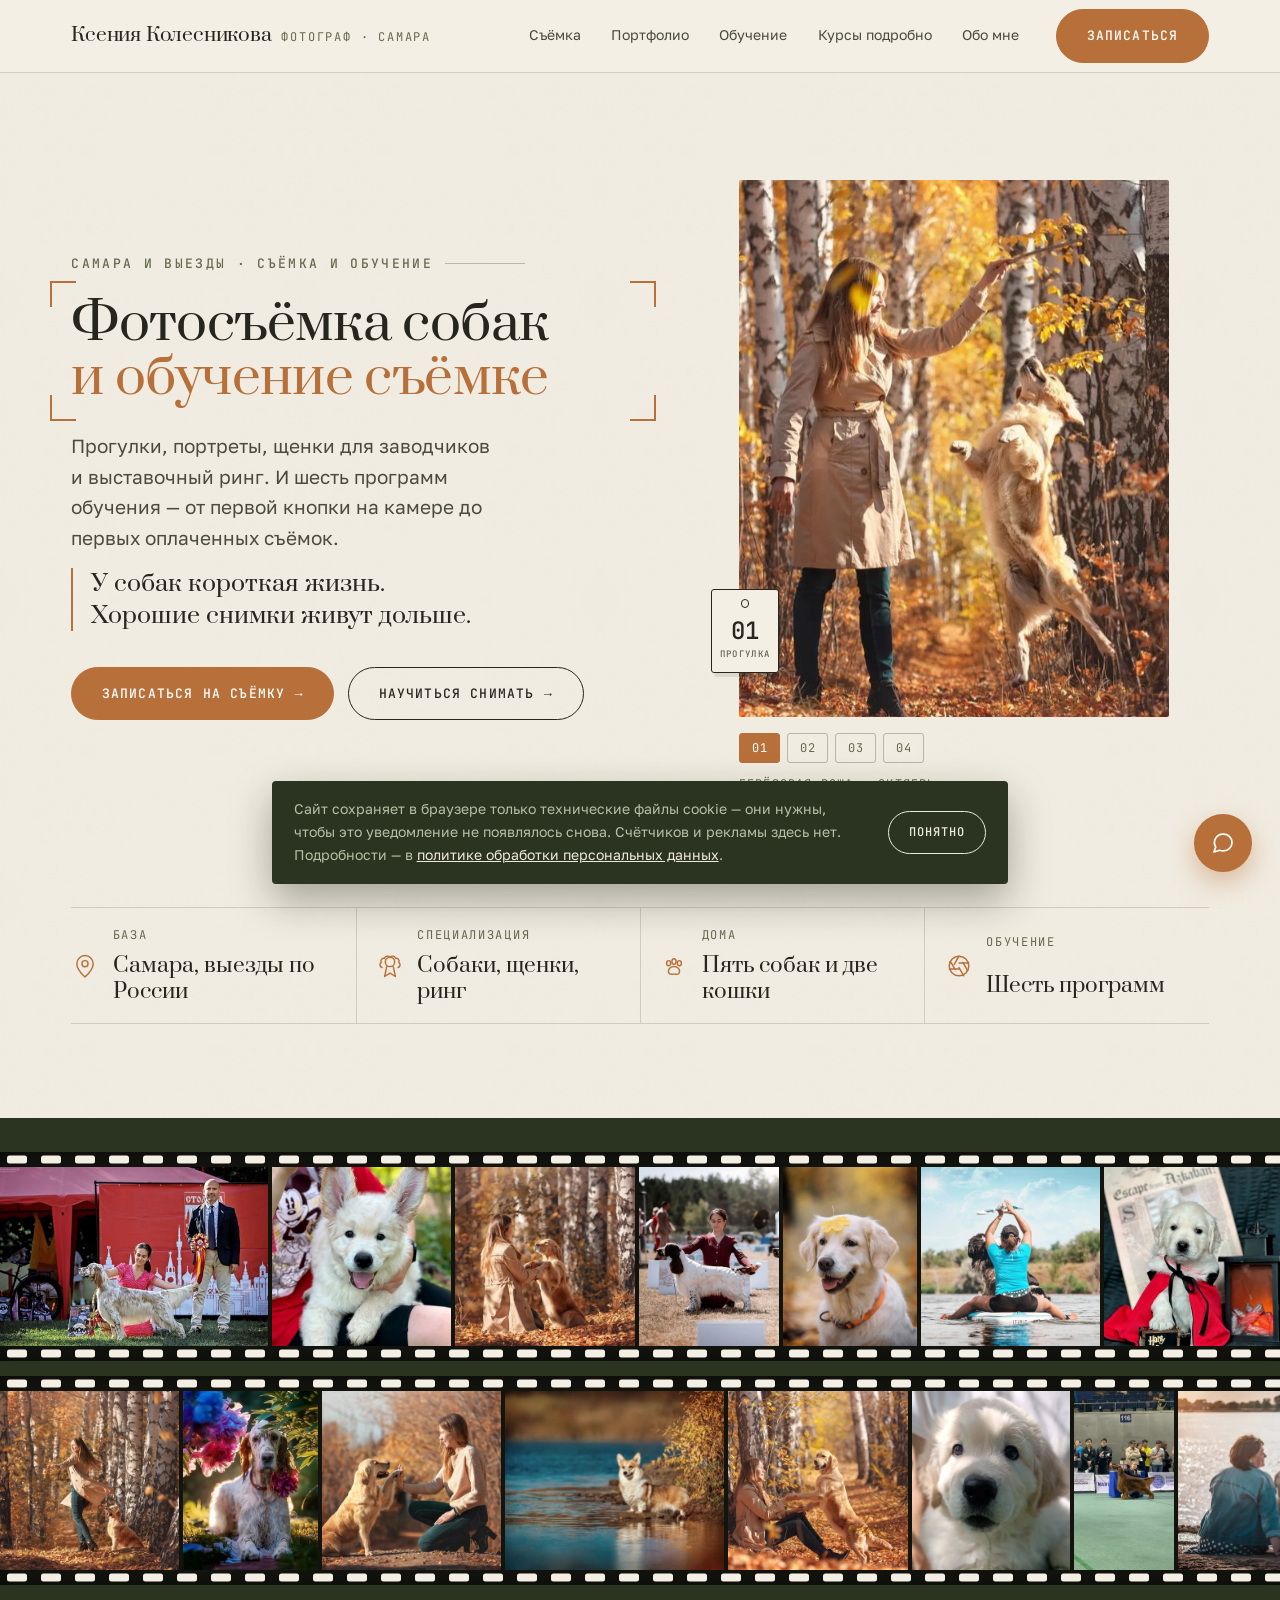
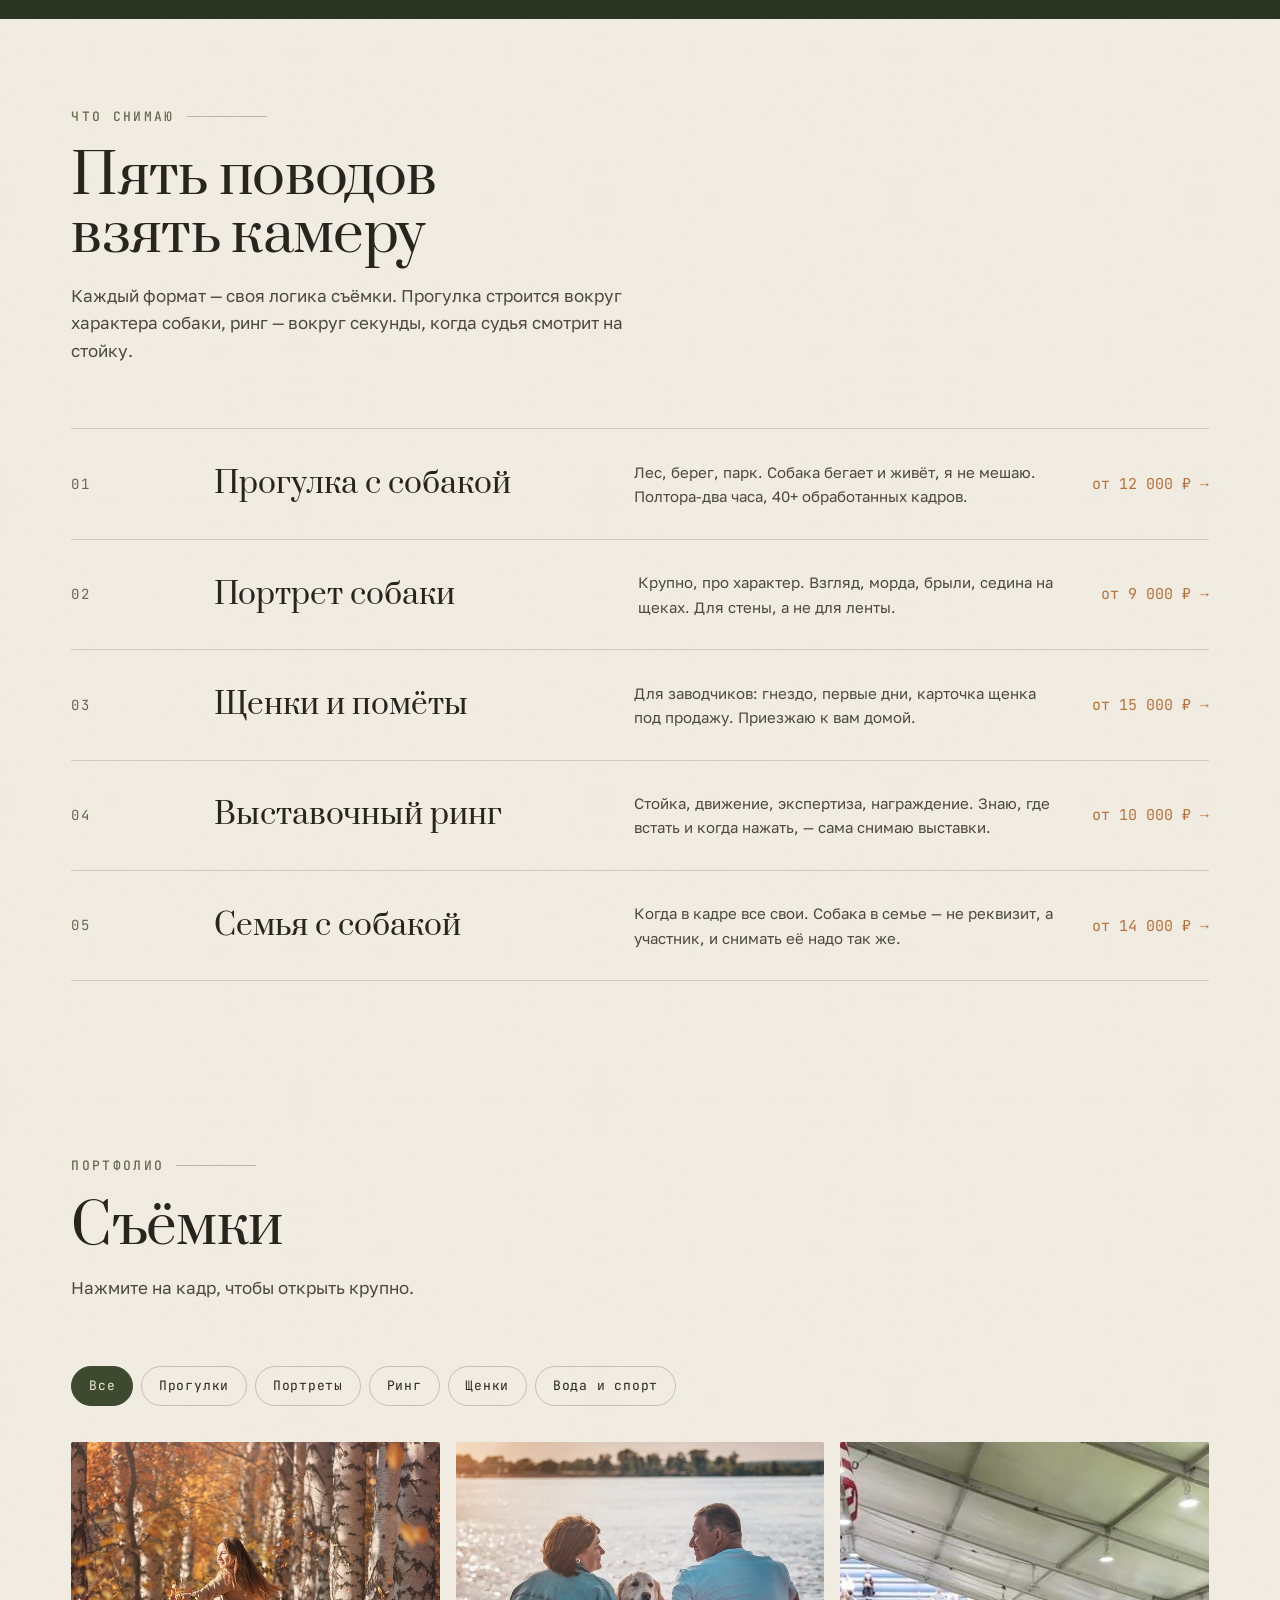
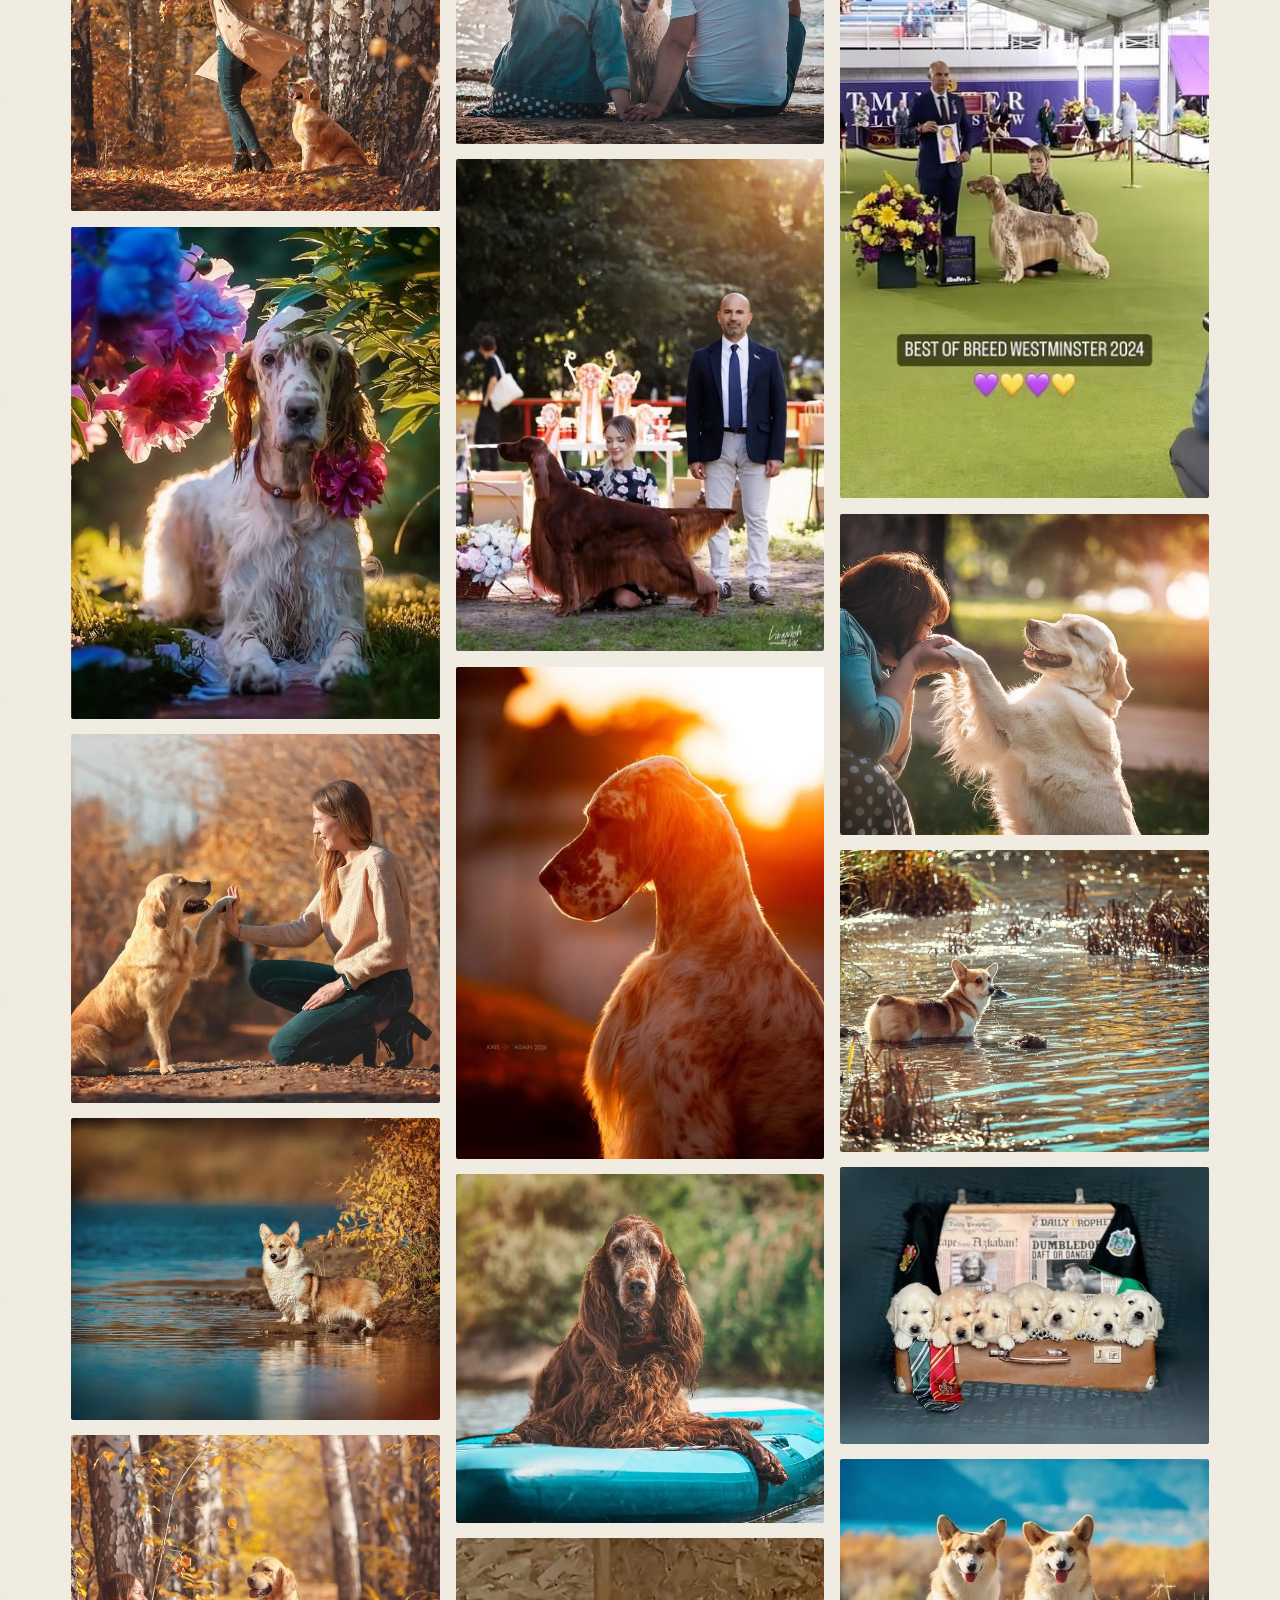
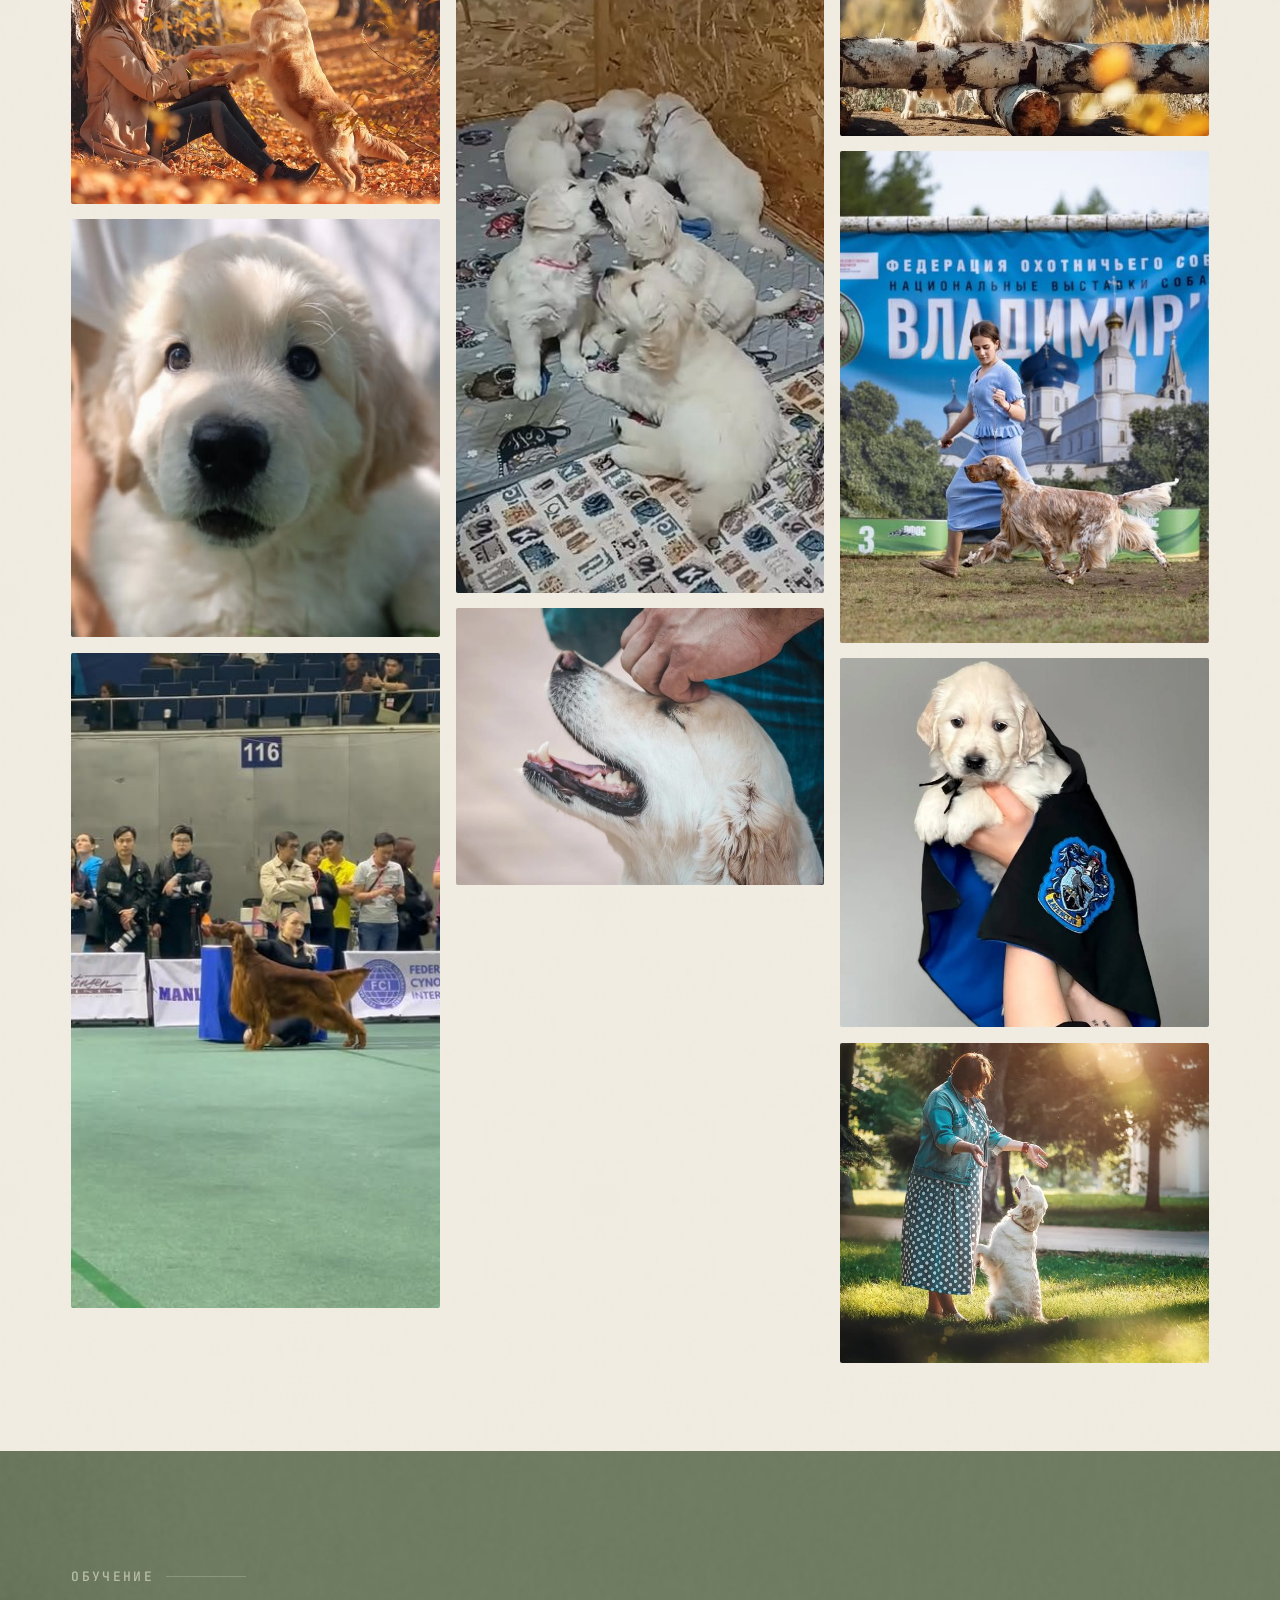
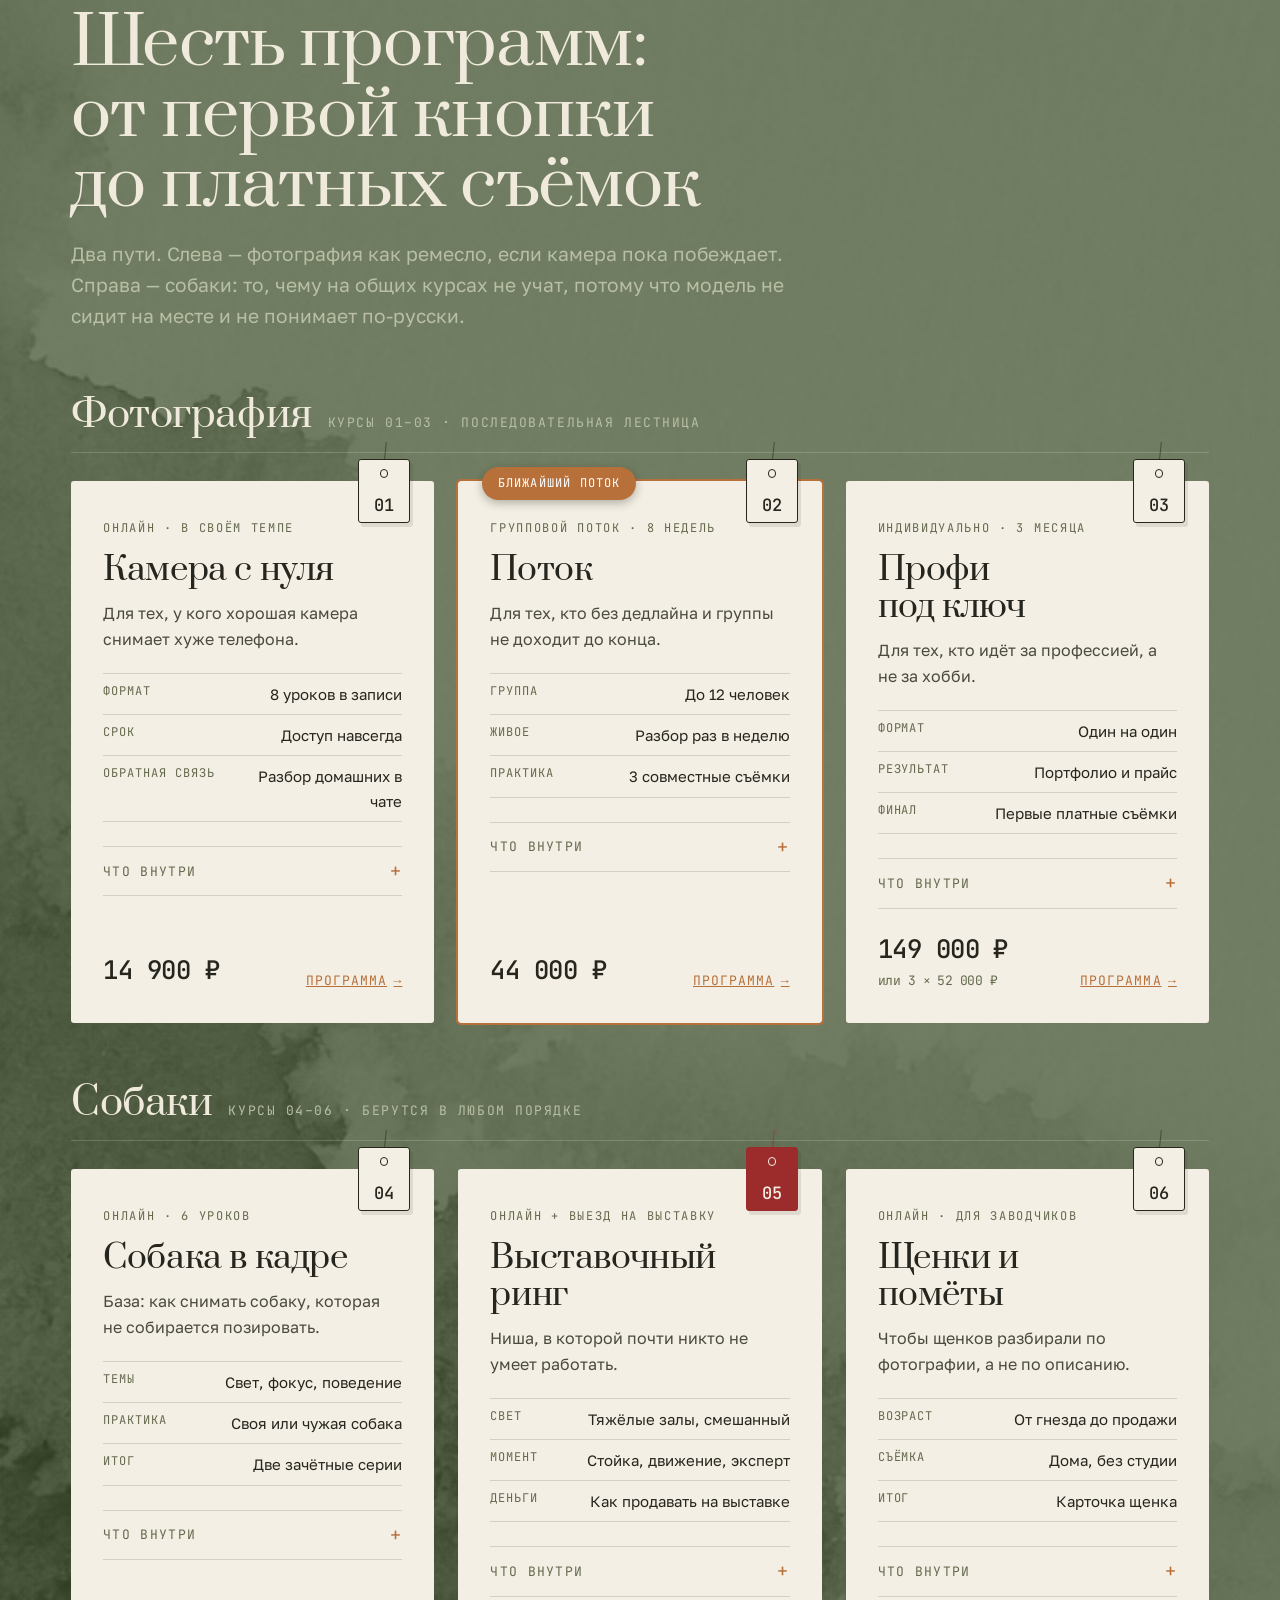
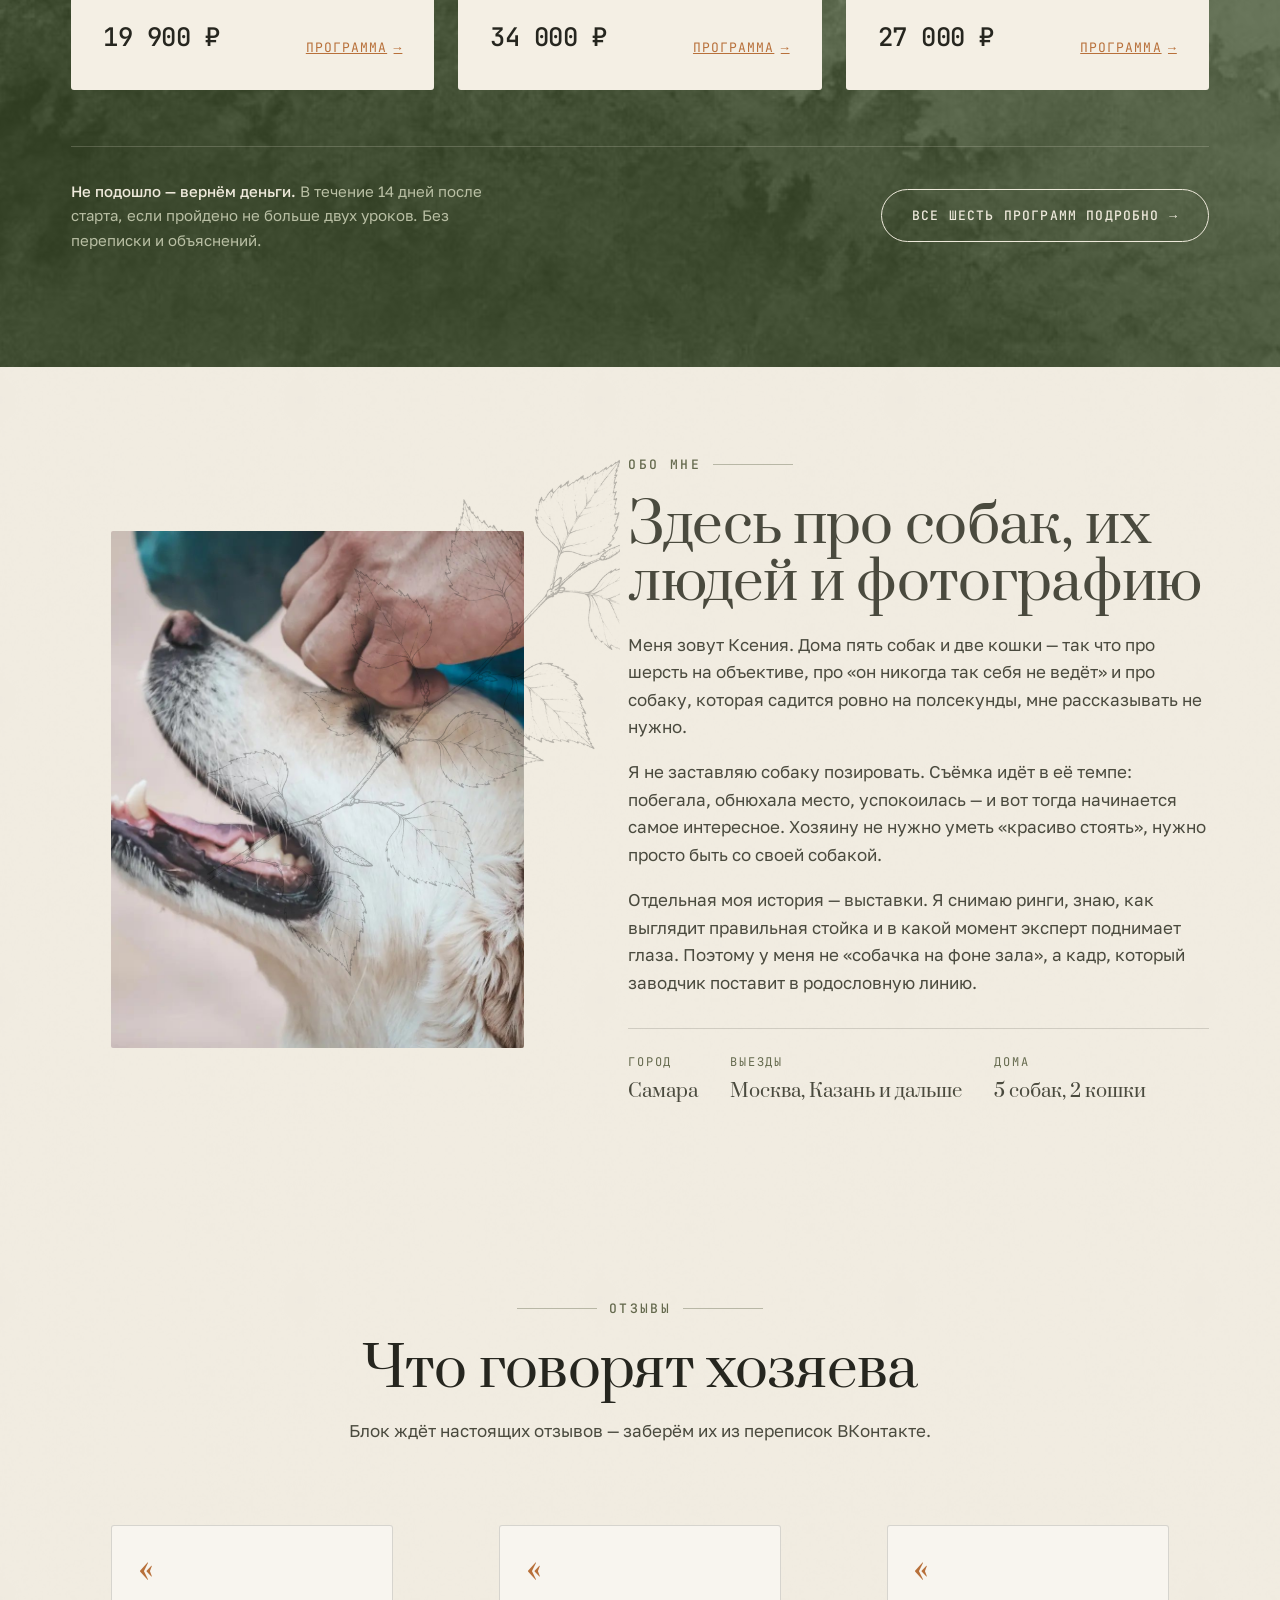
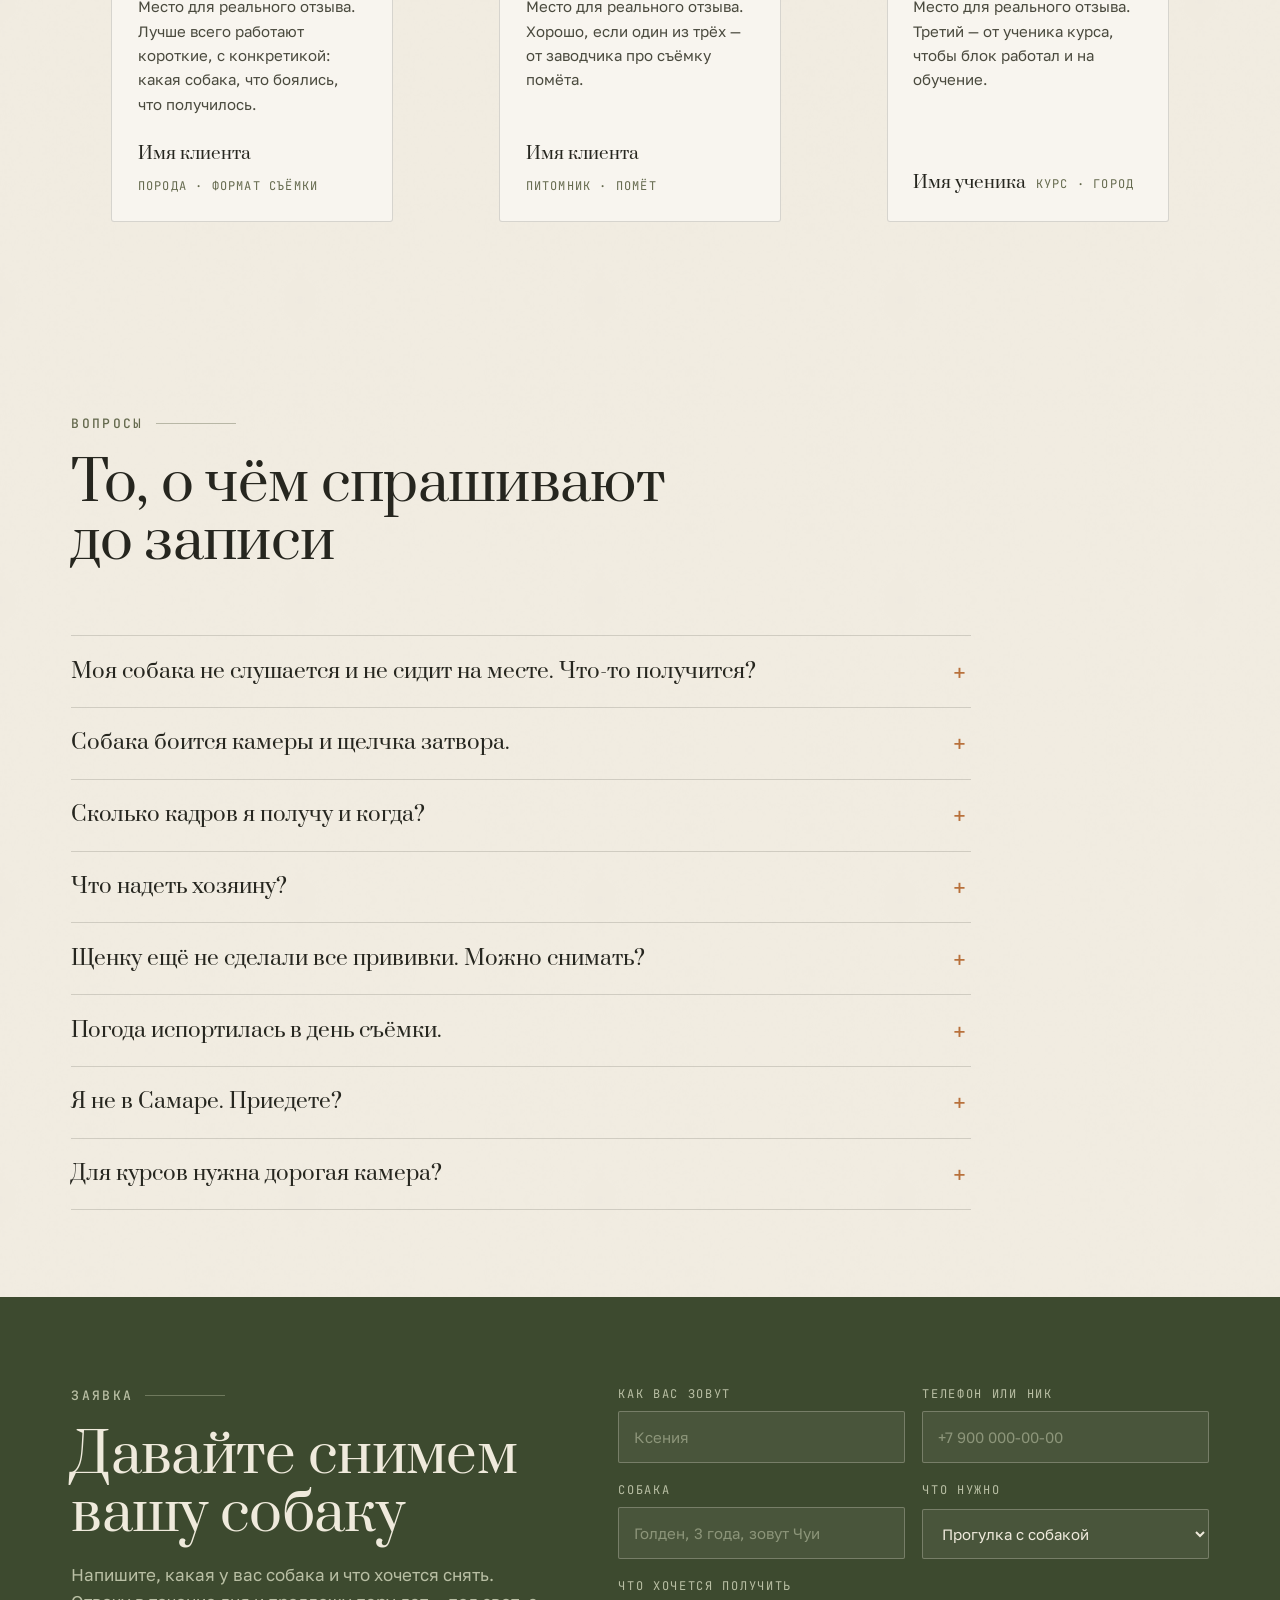
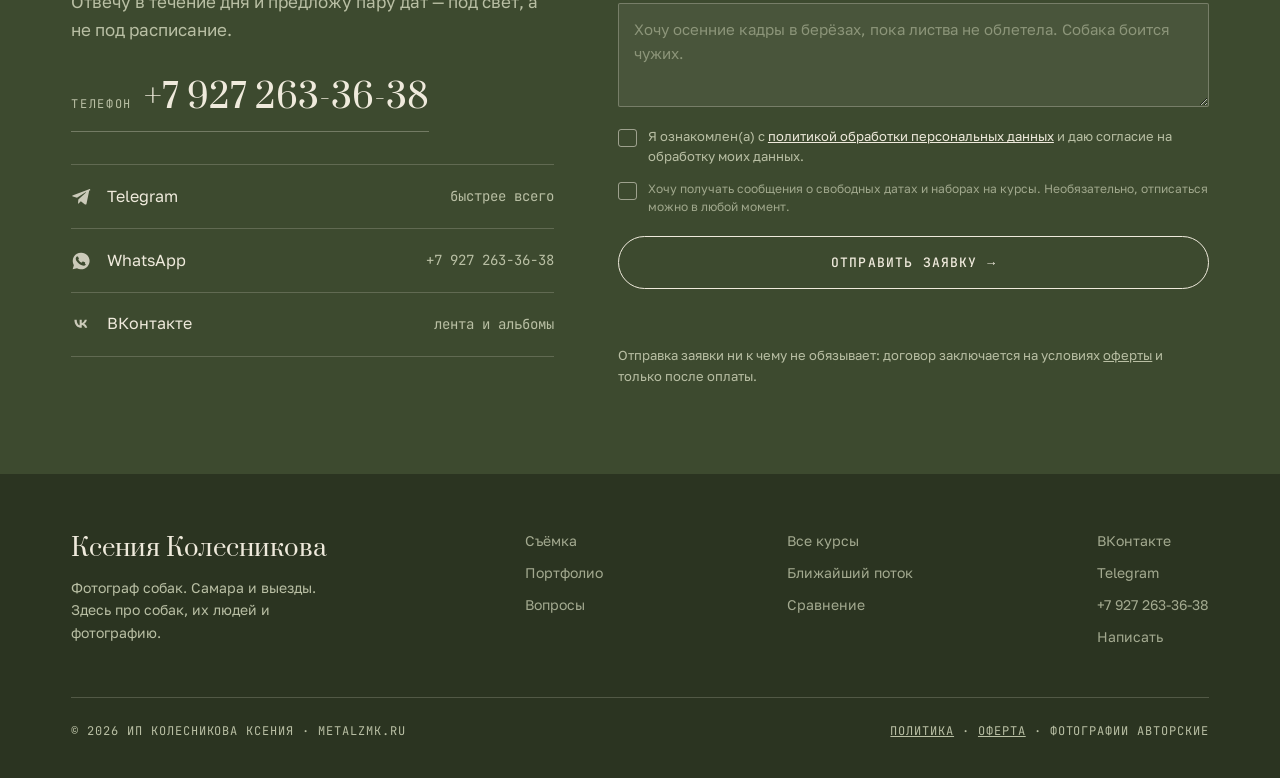
<file: site/index.html>
<!DOCTYPE html>
<html lang="ru">
<head>
<meta charset="utf-8">
<meta name="viewport" content="width=device-width, initial-scale=1">
<title>Ксения Колесникова — фотограф собак в Самаре. Съёмка и обучение</title>
<meta name="description" content="Фотограф собак в Самаре и с выездом: прогулки, портреты, щенки для заводчиков, выставочный ринг. И шесть курсов — от первой кнопки до платных съёмок.">
<link rel="canonical" href="https://metalzmk.ru/">

<meta property="og:type" content="website">
<meta property="og:locale" content="ru_RU">
<meta property="og:site_name" content="Ксения Колесникова">
<meta property="og:title" content="Ксения Колесникова — фотограф собак в Самаре">
<meta property="og:description" content="Собаки, щенки и выставочный ринг глазами фотографа из Самары. И шесть программ обучения — от первой кнопки на камере до первых оплаченных съёмок.">
<meta property="og:url" content="https://metalzmk.ru/">
<meta property="og:image" content="https://metalzmk.ru/assets/og.jpg">
<meta property="og:image:width" content="1200">
<meta property="og:image:height" content="630">
<meta name="twitter:card" content="summary_large_image">
<meta name="theme-color" content="#F4EFE4">

<link rel="icon" href="assets/favicon.svg" type="image/svg+xml">
<link rel="apple-touch-icon" href="assets/favicon.svg">

<link rel="preload" as="font" type="font/woff2" crossorigin href="assets/fonts/golos-text-400-cyrillic.woff2">
<link rel="preload" as="font" type="font/woff2" crossorigin href="assets/fonts/prata-400-cyrillic.woff2">
<link rel="stylesheet" href="assets/css/fonts.css">
<script>document.documentElement.classList.add('js')</script>
<link rel="stylesheet" href="assets/css/styles.css?v=53e9b82d">
<link rel="preload" as="image" href="assets/photos/hero-birch-jump@720.jpg" fetchpriority="high">

<script type="application/ld+json">
{
  "@context": "https://schema.org",
  "@graph": [
    {
      "@type": ["LocalBusiness", "ProfessionalService"],
      "@id": "https://metalzmk.ru/#business",
      "name": "Ксения Колесникова — фотограф собак",
      "legalName": "ИП Колесникова Ксения",
      "description": "Фотосъёмка собак в Самаре: прогулки, портреты, щенки и помёты для заводчиков, выставочный ринг. Обучение фотографии и съёмке собак.",
      "url": "https://metalzmk.ru/",
      "image": "https://metalzmk.ru/assets/og.jpg",
      "priceRange": "₽₽",
      "telephone": "+79272633638",
      "areaServed": [
        { "@type": "City", "name": "Самара" },
        { "@type": "City", "name": "Тольятти" },
        { "@type": "City", "name": "Москва" }
      ],
      "address": { "@type": "PostalAddress", "addressLocality": "Самара", "addressCountry": "RU" },
      "sameAs": ["https://vk.com/kolesnikovakseniafoto", "https://t.me/KolesnikovaKseniia"],
      "founder": { "@id": "https://metalzmk.ru/#person" }
    },
    {
      "@type": "Person",
      "@id": "https://metalzmk.ru/#person",
      "name": "Ксения Колесникова",
      "jobTitle": "Фотограф-анималист",
      "knowsAbout": ["съёмка собак", "выставочная фотография", "съёмка щенков", "анималистическая фотография"],
      "url": "https://metalzmk.ru/",
      "sameAs": ["https://vk.com/kolesnikovakseniafoto"]
    }
  ]
}
</script>
<script type="application/ld+json">
{
 "@context": "https://schema.org",
 "@type": "FAQPage",
 "mainEntity": [
  {
   "@type": "Question",
   "name": "Моя собака не слушается и не сидит на месте. Что-то получится?",
   "acceptedAnswer": {
    "@type": "Answer",
    "text": "Получится. Съёмка и не рассчитана на то, что собака будет сидеть. Половина хороших кадров — в движении: бег, прыжок, поворот головы на имя. От вас нужны только любимые лакомства и игрушка со звуком."
   }
  },
  {
   "@type": "Question",
   "name": "Собака боится камеры и щелчка затвора.",
   "acceptedAnswer": {
    "@type": "Answer",
    "text": "Первые двадцать минут я не снимаю вообще — мы просто гуляем и знакомимся. Дальше начинаю с расстояния, длинным объективом, и подхожу ближе только когда собака перестаёт обращать на меня внимание. С пугливыми это нормальный рабочий сценарий, а не проблема."
   }
  },
  {
   "@type": "Question",
   "name": "Сколько кадров я получу и когда?",
   "acceptedAnswer": {
    "@type": "Answer",
    "text": "С прогулки — от 40 обработанных кадров, весь удачный отснятый материал без цветокоррекции отдаю сразу. Готовая обработка — в течение 10 рабочих дней. Срочная — за доплату, обсуждаем на съёмке."
   }
  },
  {
   "@type": "Question",
   "name": "Что надеть хозяину?",
   "acceptedAnswer": {
    "@type": "Answer",
    "text": "Однотонное, спокойных природных цветов — беж, охра, олива, тёплый серый. Избегайте крупных логотипов, ярких принтов и одежды в цвет собаки: белый ретривер на фоне белой куртки сливается. Обувь — в которой не жалко зайти в листву и в воду."
   }
  },
  {
   "@type": "Question",
   "name": "Щенку ещё не сделали все прививки. Можно снимать?",
   "acceptedAnswer": {
    "@type": "Answer",
    "text": "Да, но дома. Для непривитых щенков и для помётов я приезжаю к вам — уличную прогулку до окончания карантина не предлагаю. Свет ставлю из того, что есть в квартире, студия не нужна."
   }
  },
  {
   "@type": "Question",
   "name": "Погода испортилась в день съёмки.",
   "acceptedAnswer": {
    "@type": "Answer",
    "text": "Переносим без потерь и без доплаты — решение принимаем накануне вечером. Пасмурное небо, кстати, лучше жёсткого полудня: мягкий свет ровно ложится на морду. Отменяем только из-за ливня, грозы и сильного мороза."
   }
  },
  {
   "@type": "Question",
   "name": "Я не в Самаре. Приедете?",
   "acceptedAnswer": {
    "@type": "Answer",
    "text": "Приеду. Регулярно бываю в Москве и Казани, выезжаю и в другие города — особенно если под съёмку собирается несколько собак или это выставка. Напишите, куда и когда, посчитаю дорогу."
   }
  },
  {
   "@type": "Question",
   "name": "Для курсов нужна дорогая камера?",
   "acceptedAnswer": {
    "@type": "Answer",
    "text": "Нет. Нужна любая зеркальная или беззеркальная камера со сменным объективом и ручными режимами — подойдёт и та, что лежит с 2015 года. На курсе «Камера с нуля» первый урок как раз о том, чтобы перестать бояться колёсиков. Телефон для курсов не подойдёт."
   }
  }
 ]
}
</script>
</head>
<body>
<a class="skip" href="#main">К основному содержанию</a>

<header class="site-head">
  <div class="wrap site-head__in">
    <a class="brand" href="/">
      <span class="brand__name">Ксения Колесникова</span>
      <span class="brand__role">фотограф · Самара</span>
    </a>

    <nav class="nav" id="nav" aria-label="Основная навигация">
      <a class="nav__link" href="#services">Съёмка</a>
      <a class="nav__link" href="#folio">Портфолио</a>
      <a class="nav__link" href="#edu">Обучение</a>
      <a class="nav__link" href="obuchenie.html">Курсы подробно</a>
      <a class="nav__link" href="#about">Обо мне</a>
      <a class="btn btn--solid nav__cta" href="#contact">Записаться</a>
    </nav>

    <button class="burger" id="burger" aria-label="Меню" aria-expanded="false" aria-controls="nav">
      <span></span><span></span><span></span>
    </button>
  </div>
</header>

<main id="main">

  <!-- ================= HERO ================= -->
  <section class="hero wrap">
    <div class="hero__grid">
      <div class="hero__text rise">
        <p class="eyebrow">Самара и выезды · съёмка и обучение</p>
        <h1 class="hero__title">Фотосъёмка собак <em>и обучение съёмке</em></h1>
        <p class="hero__lead">
          Прогулки, портреты, щенки для заводчиков и выставочный ринг.
          И шесть программ обучения — от первой кнопки на камере
          до первых оплаченных съёмок.
        </p>
        <p class="hero__thesis">У собак короткая жизнь. Хорошие снимки живут дольше.</p>
        <div class="hero__actions">
          <a class="btn btn--solid" href="#contact">Записаться на съёмку <span class="btn__arr">→</span></a>
          <a class="btn" href="#edu">Научиться снимать <span class="btn__arr">→</span></a>
        </div>
      </div>

      <figure class="hero__figure rise">
        <div class="hero__stage">
          <div class="hero__frame">
          <div class="shots" id="hero-shots">
            <img class="hero__img shot" data-on="true" src="assets/photos/hero-birch-jump@720.jpg" width="720" height="720" alt="Девушка в берёзовой роще, золотистый ретривер в прыжке навстречу, осенняя листва в контровом свете">
            <img class="hero__img shot" loading="lazy" src="assets/photos/show-setter-stack@720.jpg" width="480" height="640" alt="Ирландский сеттер в выставочной стойке, хэндлер и эксперт в ринге">
            <img class="hero__img shot" loading="lazy" src="assets/photos/portrait-setter-peonies@720.jpg" width="540" height="720" alt="Английский сеттер в венке из пионов — кадр, который разбираем на курсе">
            <img class="hero__img shot" loading="lazy" src="assets/photos/puppy-face@720.jpg" width="565" height="640" alt="Крупный портрет белого щенка золотистого ретривера">
          </div>
          </div>

        <span class="ring-tag hero__tag" aria-hidden="true">
          <span class="ring-tag__num" id="hero-num">01</span>
          <span class="ring-tag__cap" id="hero-cap">прогулка</span>
        </span>
        </div>

        <div class="hero__bar">
          <div class="hero__dots" role="tablist" aria-label="Направления съёмки">
            <button class="hero__dot" role="tab" aria-selected="true" data-caption="Берёзовая роща · октябрь" data-tag="прогулка" aria-label="Прогулка"><span>01</span></button>
            <button class="hero__dot" role="tab" aria-selected="false" data-caption="Выставочный ринг · стойка" data-tag="ринг" aria-label="Ринг"><span>02</span></button>
            <button class="hero__dot" role="tab" aria-selected="false" data-caption="Кадр из разбора на курсе" data-tag="обучение" aria-label="Обучение"><span>03</span></button>
            <button class="hero__dot" role="tab" aria-selected="false" data-caption="Щенки · для заводчиков" data-tag="щенки" aria-label="Щенки"><span>04</span></button>
          </div>
          <figcaption class="hero__caption" id="hero-note">Берёзовая роща · октябрь</figcaption>
        </div>
      </figure>
    </div>

    <dl class="hero__strip rise">
      <div class="hero__stat"><span class="hero__ico" aria-hidden="true"><svg viewBox="0 0 24 24" fill="none" stroke="currentColor" stroke-width="1.25" stroke-linecap="round" stroke-linejoin="round"><path d="M12 21.5s7-6.6 7-11.5a7 7 0 1 0-14 0c0 4.9 7 11.5 7 11.5z"/><circle cx="12" cy="10" r="2.6"/></svg></span><dt>База</dt><dd>Самара, выезды по России</dd></div>
      <div class="hero__stat"><span class="hero__ico" aria-hidden="true"><svg viewBox="0 0 24 24" fill="none" stroke="currentColor" stroke-width="1.25" stroke-linecap="round" stroke-linejoin="round"><circle cx="12" cy="8.5" r="4"/><path d="M12 4.5c1.6-1.6 4.2-1.1 4.9 1 1.9-.5 3.6 1.6 2.6 3.4 1.7 1.1 1.4 3.8-.6 4.4M12 4.5c-1.6-1.6-4.2-1.1-4.9 1-1.9-.5-3.6 1.6-2.6 3.4-1.7 1.1-1.4 3.8.6 4.4"/><path d="M9.2 12.6 7.4 21l4.6-2.8L16.6 21l-1.8-8.4"/></svg></span><dt>Специализация</dt><dd>Собаки, щенки, ринг</dd></div>
      <div class="hero__stat"><span class="hero__ico" aria-hidden="true"><svg viewBox="0 0 24 24" fill="none" stroke="currentColor" stroke-width="1.25" stroke-linecap="round" stroke-linejoin="round"><ellipse cx="7.4" cy="9.6" rx="1.7" ry="2.2"/><ellipse cx="12" cy="8.2" rx="1.8" ry="2.4"/><ellipse cx="16.6" cy="9.6" rx="1.7" ry="2.2"/><path d="M12 12.4c2.7 0 4.8 2 4.8 4.2 0 1.7-1.4 2.8-3 2.5-1.2-.2-2.4-.2-3.6 0-1.6.3-3-.8-3-2.5 0-2.2 2.1-4.2 4.8-4.2z"/></svg></span><dt>Дома</dt><dd>Пять собак и две кошки</dd></div>
      <div class="hero__stat"><span class="hero__ico" aria-hidden="true"><svg viewBox="0 0 24 24" fill="none" stroke="currentColor" stroke-width="1.25" stroke-linecap="round" stroke-linejoin="round"><circle cx="12" cy="12" r="8.4"/><path d="M12 3.6 7.9 10.7M20.3 9.4h-8.2M16.1 20.4 12 13.3M3.7 14.6h8.2M4.6 8.1l4.1 7.1M19.4 15.9l-4.1-7.1"/></svg></span><dt>Обучение</dt><dd>Шесть программ</dd></div>
    </dl>
  </section>


  <!-- ================= ПЛЁНКА ================= -->
  <section class="reels rise" aria-label="Плёнка со съёмок">
    <div class="reel">
      <div class="reel__track">
        <span class="reel__perf reel__perf--top" aria-hidden="true"></span>
        <span class="reel__perf reel__perf--bot" aria-hidden="true"></span>
        <figure class="reel__cell"><img loading="lazy" src="assets/photos/show-podium@440.jpg" width="440" height="294" alt="Ринг · награждение — кадр Ксении Колесниковой"><figcaption>Ринг · награждение</figcaption></figure>
        <figure class="reel__cell"><img loading="lazy" src="assets/photos/puppy-santa@440.jpg" width="440" height="440" alt="Щенки · сюжет — кадр Ксении Колесниковой"><figcaption>Щенки · сюжет</figcaption></figure>
        <figure class="reel__cell"><img loading="lazy" src="assets/photos/walk-puppy-autumn@440.jpg" width="440" height="440" alt="Прогулка · щенок — кадр Ксении Колесниковой"><figcaption>Прогулка · щенок</figcaption></figure>
        <figure class="reel__cell"><img loading="lazy" src="assets/photos/show-springer@440.jpg" width="344" height="440" alt="Ринг · хэндлинг — кадр Ксении Колесниковой"><figcaption>Ринг · хэндлинг</figcaption></figure>
        <figure class="reel__cell"><img loading="lazy" src="assets/photos/portrait-golden-leaf@440.jpg" width="330" height="440" alt="Портрет · лист — кадр Ксении Колесниковой"><figcaption>Портрет · лист</figcaption></figure>
        <figure class="reel__cell"><img loading="lazy" src="assets/photos/active-sup-yoga@440.jpg" width="440" height="440" alt="Спорт · сап — кадр Ксении Колесниковой"><figcaption>Спорт · сап</figcaption></figure>
        <figure class="reel__cell"><img loading="lazy" src="assets/photos/puppy-newspaper@440.jpg" width="440" height="440" alt="Щенки · карточка — кадр Ксении Колесниковой"><figcaption>Щенки · карточка</figcaption></figure>
        <figure class="reel__cell"><img loading="lazy" src="assets/photos/show-girl-setter@440.jpg" width="440" height="294" alt="Выставка · за рингом — кадр Ксении Колесниковой"><figcaption>Выставка · за рингом</figcaption></figure>
        <figure class="reel__cell"><img loading="lazy" src="assets/photos/puppy-white@440.jpg" width="247" height="440" alt="Щенки · портрет — кадр Ксении Колесниковой"><figcaption>Щенки · портрет</figcaption></figure>
        <figure class="reel__cell"><img loading="lazy" src="assets/photos/show-cocker-award@440.jpg" width="247" height="440" alt="Ринг · розетка — кадр Ксении Колесниковой"><figcaption>Ринг · розетка</figcaption></figure>
        <figure class="reel__cell"><img loading="lazy" src="assets/photos/puppy-blanket@440.jpg" width="248" height="440" alt="Щенки · дома — кадр Ксении Колесниковой"><figcaption>Щенки · дома</figcaption></figure>
        <figure class="reel__cell"><img loading="lazy" src="assets/photos/hero-birch-jump@440.jpg" width="440" height="440" alt="Прогулка · берёзы — кадр Ксении Колесниковой"><figcaption>Прогулка · берёзы</figcaption></figure>
      </div>
    </div>
    <div class="reel reel--rev">
      <div class="reel__track">
        <span class="reel__perf reel__perf--top" aria-hidden="true"></span>
        <span class="reel__perf reel__perf--bot" aria-hidden="true"></span>
        <figure class="reel__cell"><img loading="lazy" src="assets/photos/walk-birch-leaves@440.jpg" width="440" height="440" alt="Прогулка · листья — кадр Ксении Колесниковой"><figcaption>Прогулка · листья</figcaption></figure>
        <figure class="reel__cell"><img loading="lazy" src="assets/photos/portrait-setter-peonies@440.jpg" width="330" height="440" alt="Портрет · сеттер — кадр Ксении Колесниковой"><figcaption>Портрет · сеттер</figcaption></figure>
        <figure class="reel__cell"><img loading="lazy" src="assets/photos/walk-autumn-paw@440.jpg" width="440" height="440" alt="Прогулка · лапа — кадр Ксении Колесниковой"><figcaption>Прогулка · лапа</figcaption></figure>
        <figure class="reel__cell"><img loading="lazy" src="assets/photos/active-corgi-shore@440.jpg" width="440" height="359" alt="Вода · корги — кадр Ксении Колесниковой"><figcaption>Вода · корги</figcaption></figure>
        <figure class="reel__cell"><img loading="lazy" src="assets/photos/walk-sit-autumn@440.jpg" width="440" height="440" alt="Прогулка · осень — кадр Ксении Колесниковой"><figcaption>Прогулка · осень</figcaption></figure>
        <figure class="reel__cell"><img loading="lazy" src="assets/photos/puppy-face@440.jpg" width="388" height="440" alt="Щенки · портрет — кадр Ксении Колесниковой"><figcaption>Щенки · портрет</figcaption></figure>
        <figure class="reel__cell"><img loading="lazy" src="assets/photos/show-ring-number@440.jpg" width="247" height="440" alt="Ринг · экспертиза — кадр Ксении Колесниковой"><figcaption>Ринг · экспертиза</figcaption></figure>
        <figure class="reel__cell"><img loading="lazy" src="assets/photos/family-water-sunset@440.jpg" width="440" height="360" alt="Семья · берег — кадр Ксении Колесниковой"><figcaption>Семья · берег</figcaption></figure>
        <figure class="reel__cell"><img loading="lazy" src="assets/photos/show-setter-stack@440.jpg" width="330" height="440" alt="Ринг · стойка — кадр Ксении Колесниковой"><figcaption>Ринг · стойка</figcaption></figure>
        <figure class="reel__cell"><img loading="lazy" src="assets/photos/portrait-setter-sunset@440.jpg" width="330" height="440" alt="Портрет · контровой — кадр Ксении Колесниковой"><figcaption>Портрет · контровой</figcaption></figure>
        <figure class="reel__cell"><img loading="lazy" src="assets/photos/active-sup-setter@440.jpg" width="440" height="416" alt="Спорт · сап — кадр Ксении Колесниковой"><figcaption>Спорт · сап</figcaption></figure>
        <figure class="reel__cell"><img loading="lazy" src="assets/photos/puppies-litter@440.jpg" width="248" height="440" alt="Щенки · гнездо — кадр Ксении Колесниковой"><figcaption>Щенки · гнездо</figcaption></figure>
      </div>
    </div>
  </section>

  <!-- ================= УСЛУГИ ================= -->
  <section class="band wrap" id="services">
    <div class="sec-head rise">
      <p class="eyebrow">Что снимаю</p>
      <h2 class="sec-head__title">Пять поводов взять камеру</h2>
      <p class="sec-head__sub">
        Каждый формат — своя логика съёмки. Прогулка строится вокруг характера собаки,
        ринг — вокруг секунды, когда судья смотрит на стойку.
      </p>
    </div>

    <div class="svc-list rise">
      <a class="svc" href="#contact">
        <span class="svc__idx">01</span>
        <span class="svc__name">Прогулка с собакой</span>
        <span class="svc__desc">Лес, берег, парк. Собака бегает и живёт, я не мешаю. Полтора-два часа, 40+ обработанных кадров.</span>
        <span class="svc__meta">от 12 000 ₽ <span class="svc__arr">→</span></span>
      </a>
      <a class="svc" href="#contact">
        <span class="svc__idx">02</span>
        <span class="svc__name">Портрет собаки</span>
        <span class="svc__desc">Крупно, про характер. Взгляд, морда, брыли, седина на щеках. Для стены, а не для ленты.</span>
        <span class="svc__meta">от 9 000 ₽ <span class="svc__arr">→</span></span>
      </a>
      <a class="svc" href="#contact">
        <span class="svc__idx">03</span>
        <span class="svc__name">Щенки и помёты</span>
        <span class="svc__desc">Для заводчиков: гнездо, первые дни, карточка щенка под продажу. Приезжаю к вам домой.</span>
        <span class="svc__meta">от 15 000 ₽ <span class="svc__arr">→</span></span>
      </a>
      <a class="svc" href="#contact">
        <span class="svc__idx">04</span>
        <span class="svc__name">Выставочный ринг</span>
        <span class="svc__desc">Стойка, движение, экспертиза, награждение. Знаю, где встать и когда нажать, — сама снимаю выставки.</span>
        <span class="svc__meta">от 10 000 ₽ <span class="svc__arr">→</span></span>
      </a>
      <a class="svc" href="#contact">
        <span class="svc__idx">05</span>
        <span class="svc__name">Семья с собакой</span>
        <span class="svc__desc">Когда в кадре все свои. Собака в семье — не реквизит, а участник, и снимать её надо так же.</span>
        <span class="svc__meta">от 14 000 ₽ <span class="svc__arr">→</span></span>
      </a>
    </div>
  </section>

  <!-- ================= ПОРТФОЛИО ================= -->
  <section class="band wrap" id="folio">
    <div class="sec-head rise">
      <p class="eyebrow">Портфолио</p>
      <h2 class="sec-head__title">Съёмки</h2>
      <p class="sec-head__sub">Нажмите на кадр, чтобы открыть крупно.</p>
    </div>

    <div class="folio-filter rise" role="group" aria-label="Фильтр портфолио">
      <button class="folio-filter__btn" data-filter="all" aria-pressed="true">Все</button>
      <button class="folio-filter__btn" data-filter="walk" aria-pressed="false">Прогулки</button>
      <button class="folio-filter__btn" data-filter="portrait" aria-pressed="false">Портреты</button>
      <button class="folio-filter__btn" data-filter="show" aria-pressed="false">Ринг</button>
      <button class="folio-filter__btn" data-filter="puppy" aria-pressed="false">Щенки</button>
      <button class="folio-filter__btn" data-filter="active" aria-pressed="false">Вода и спорт</button>
    </div>

    <div class="folio rise" id="folio-grid">
      <figure class="folio__item folio__item--six" data-cat="walk">
        <img class="dev" loading="lazy" src="assets/photos/walk-birch-leaves@720.jpg" data-full="assets/photos/walk-birch-leaves.jpg" width="1440" height="1440" alt="Девушка бросает жёлтые листья, ретривер сидит рядом в берёзовой роще">
        <figcaption>Прогулка · берёзы</figcaption>
      </figure>
      <figure class="folio__item folio__item--tall" data-cat="portrait">
        <img class="dev" loading="lazy" src="assets/photos/portrait-setter-peonies@720.jpg" data-full="assets/photos/portrait-setter-peonies.jpg" width="800" height="1066" alt="Английский сеттер в венке из пионов среди цветов">
        <figcaption>Портрет · сеттер</figcaption>
      </figure>
      <figure class="folio__item folio__item--sq" data-cat="walk">
        <img class="dev" loading="lazy" src="assets/photos/walk-autumn-paw@720.jpg" data-full="assets/photos/walk-autumn-paw.jpg" width="1440" height="1440" alt="Девушка на коленях в осенней листве, золотистый ретривер даёт лапу">
        <figcaption>Прогулка · лапа</figcaption>
      </figure>

      <figure class="folio__item folio__item--six" data-cat="active">
        <img class="dev" loading="lazy" src="assets/photos/active-corgi-shore@720.jpg" data-full="assets/photos/active-corgi-shore.jpg" width="1440" height="1175" alt="Корги стоит в воде у берега на закате">
        <figcaption>Вода · корги</figcaption>
      </figure>
      <figure class="folio__item folio__item--sq" data-cat="walk">
        <img class="dev" loading="lazy" src="assets/photos/walk-sit-autumn@720.jpg" data-full="assets/photos/walk-sit-autumn.jpg" width="1440" height="1440" alt="Девушка сидит на земле, ретривер тянется к ней передними лапами">
        <figcaption>Прогулка · осень</figcaption>
      </figure>
      <figure class="folio__item folio__item--sq" data-cat="puppy">
        <img class="dev" loading="lazy" src="assets/photos/puppy-face@720.jpg" data-full="assets/photos/puppy-face.jpg" width="565" height="640" alt="Крупный портрет белого щенка золотистого ретривера">
        <figcaption>Щенки · портрет</figcaption>
      </figure>

      <figure class="folio__item folio__item--sq" data-cat="show">
        <img class="dev" loading="lazy" src="assets/photos/show-ring-number@720.jpg" data-full="assets/photos/show-ring-number.jpg" width="360" height="640" alt="Ринг на выставке собак, номер участника на ограждении">
        <figcaption>Ринг · экспертиза</figcaption>
      </figure>
      <figure class="folio__item folio__item--six" data-cat="walk">
        <img class="dev" loading="lazy" src="assets/photos/family-water-sunset@720.jpg" data-full="assets/photos/family-water-sunset.jpg" width="1440" height="1177" alt="Пара сидит спиной к камере на берегу, между ними золотистый ретривер, закат на воде">
        <figcaption>Семья · берег</figcaption>
      </figure>
      <figure class="folio__item folio__item--sq" data-cat="show">
        <img class="dev" loading="lazy" src="assets/photos/show-setter-stack@720.jpg" data-full="assets/photos/show-setter-stack.jpg" width="480" height="640" alt="Ирландский сеттер в выставочной стойке, хэндлер и эксперт рядом">
        <figcaption>Ринг · стойка</figcaption>
      </figure>

      <figure class="folio__item folio__item--tall" data-cat="portrait">
        <img class="dev" loading="lazy" src="assets/photos/portrait-setter-sunset@720.jpg" data-full="assets/photos/portrait-setter-sunset.jpg" width="480" height="640" alt="Силуэт сеттера в контровом свете заходящего солнца">
        <figcaption>Портрет · контровой свет</figcaption>
      </figure>
      <figure class="folio__item folio__item--six" data-cat="active">
        <img class="dev" loading="lazy" src="assets/photos/active-sup-setter@720.jpg" data-full="assets/photos/active-sup-setter.jpg" width="1440" height="1362" alt="Ирландский сеттер лежит на сапборде посреди воды">
        <figcaption>Спорт · сап</figcaption>
      </figure>
      <figure class="folio__item folio__item--sq" data-cat="puppy">
        <img class="dev" loading="lazy" src="assets/photos/puppies-litter@720.jpg" data-full="assets/photos/puppies-litter.jpg" width="361" height="640" alt="Помёт светлых щенков ретривера спит вповалку">
        <figcaption>Щенки · гнездо</figcaption>
      </figure>

      <figure class="folio__item folio__item--sq" data-cat="portrait">
        <img class="dev" loading="lazy" src="assets/photos/portrait-golden-muzzle@720.jpg" data-full="assets/photos/portrait-golden-muzzle.jpg" width="1440" height="1080" alt="Рука хозяина на морде золотистого ретривера крупным планом">
        <figcaption>Портрет · доверие</figcaption>
      </figure>
      <figure class="folio__item folio__item--sq" data-cat="show">
        <img class="dev" loading="lazy" src="assets/photos/show-westminster@720.jpg" data-full="assets/photos/show-westminster.jpg" width="360" height="640" alt="Собака в ринге, табличка Best of Breed на выставке">
        <figcaption>Ринг · награждение</figcaption>
      </figure>
      <figure class="folio__item folio__item--sq" data-cat="walk">
        <img class="dev" loading="lazy" src="assets/photos/family-paw-golden@720.jpg" data-full="assets/photos/family-paw-golden.jpg" width="1440" height="1253" alt="Женщина держит лапы золотистого ретривера, оба на солнце">
        <figcaption>Семья · лапы</figcaption>
      </figure>

      <figure class="folio__item folio__item--six" data-cat="active">
        <img class="dev" loading="lazy" src="assets/photos/active-corgi-swim@720.jpg" data-full="assets/photos/active-corgi-swim.jpg" width="1440" height="1175" alt="Корги плывёт в бирюзовой воде">
        <figcaption>Вода · заплыв</figcaption>
      </figure>
      <figure class="folio__item folio__item--sq" data-cat="puppy">
        <img class="dev" loading="lazy" src="assets/photos/puppies-suitcase@720.jpg" data-full="assets/photos/puppies-suitcase.jpg" width="640" height="480" alt="Восемь щенков ретривера в старом чемодане, тематическая съёмка">
        <figcaption>Щенки · сюжет</figcaption>
      </figure>
      <figure class="folio__item folio__item--sq" data-cat="portrait">
        <img class="dev" loading="lazy" src="assets/photos/corgi-duo-log@720.jpg" data-full="assets/photos/corgi-duo-log.jpg" width="640" height="480" alt="Два корги сидят на поваленной берёзе на фоне гор">
        <figcaption>Портрет · пара</figcaption>
      </figure>

      <figure class="folio__item folio__item--sq" data-cat="show">
        <img class="dev" loading="lazy" src="assets/photos/show-vladimir@720.jpg" data-full="assets/photos/show-vladimir.jpg" width="480" height="640" alt="Хэндлер в движении с собакой на выставке во Владимире">
        <figcaption>Ринг · движение</figcaption>
      </figure>
      <figure class="folio__item folio__item--sq" data-cat="puppy">
        <img class="dev" loading="lazy" src="assets/photos/puppy-cloak@720.jpg" data-full="assets/photos/puppy-cloak.jpg" width="640" height="640" alt="Щенок ретривера в костюме, тематическая съёмка помёта">
        <figcaption>Щенки · карточка</figcaption>
      </figure>
      <figure class="folio__item folio__item--sq" data-cat="walk">
        <img class="dev" loading="lazy" src="assets/photos/family-lawn-white@720.jpg" data-full="assets/photos/family-lawn-white.jpg" width="1440" height="1252" alt="Пожилая женщина занимается с белой собакой на зелёной лужайке">
        <figcaption>Семья · во дворе</figcaption>
      </figure>
    </div>
  </section>

  <!-- ================= ОБУЧЕНИЕ ================= -->
  <section class="band edu" id="edu">
    <span class="edu__wash" aria-hidden="true"></span>
    <div class="wrap">
      <div class="sec-head rise">
        <p class="eyebrow">Обучение</p>
        <h2 class="sec-head__title">Шесть программ: от первой кнопки до платных съёмок</h2>
        <p class="sec-head__sub">
          Два пути. Слева — фотография как ремесло, если камера пока побеждает.
          Справа — собаки: то, чему на общих курсах не учат, потому что модель не сидит на месте
          и не понимает по-русски.
        </p>
      </div>

      <!-- Трек A -->
      <div class="track rise">
        <div class="track__head">
          <h3 class="track__name">Фотография</h3>
          <span class="track__note">Курсы 01–03 · последовательная лестница</span>
        </div>

        <div class="courses">
          <article class="course">
            <span class="ring-tag ring-tag--sm course__tag" aria-hidden="true"><span class="ring-tag__num">01</span></span>
            <span class="course__kind">Онлайн · в своём темпе</span>
            <h4 class="course__name">Камера с нуля</h4>
            <p class="course__for">Для тех, у кого хорошая камера снимает хуже телефона.</p>
            <div class="spec">
              <div class="spec__row"><span class="spec__k">Формат</span><span class="spec__v">8 уроков в записи</span></div>
              <div class="spec__row"><span class="spec__k">Срок</span><span class="spec__v">Доступ навсегда</span></div>
              <div class="spec__row"><span class="spec__k">Обратная связь</span><span class="spec__v">Разбор домашних в чате</span></div>
            </div>
            <button class="course__more" aria-expanded="false" aria-controls="panel-01">Что внутри <span>+</span></button>
            <div class="course__panel" id="panel-01"><div><ul class="ticks">
              <li>Три колёсика — выдержка, диафрагма, ISO — без формул</li>
              <li>Фокус по глазу, а не по кончику носа</li>
              <li>Свет: где встать относительно солнца</li>
              <li>Своя обработка в Lightroom за один вечер</li>
            </ul></div></div>
            <div class="course__foot">
              <span class="course__price">14 900 ₽</span>
              <a class="course__go" href="obuchenie.html#kurs-01">Программа <span class="btn__arr">→</span></a>
            </div>
          </article>
          <article class="course course--flag">
            <span class="course__flag">Ближайший поток</span>
            <span class="ring-tag ring-tag--sm course__tag" aria-hidden="true"><span class="ring-tag__num">02</span></span>
            <span class="course__kind">Групповой поток · 8 недель</span>
            <h4 class="course__name">Поток</h4>
            <p class="course__for">Для тех, кто без дедлайна и группы не доходит до конца.</p>
            <div class="spec">
              <div class="spec__row"><span class="spec__k">Группа</span><span class="spec__v">До 12 человек</span></div>
              <div class="spec__row"><span class="spec__k">Живое</span><span class="spec__v">Разбор раз в неделю</span></div>
              <div class="spec__row"><span class="spec__k">Практика</span><span class="spec__v">3 совместные съёмки</span></div>
            </div>
            <button class="course__more" aria-expanded="false" aria-controls="panel-02">Что внутри <span>+</span></button>
            <div class="course__panel" id="panel-02"><div><ul class="ticks">
              <li>Восемь живых занятий с разбором работ группы</li>
              <li>Три совместные съёмки: парк, вода, закат</li>
              <li>Закрытый чат потока и ответы между занятиями</li>
              <li>Финальная серия из десяти кадров с защитой</li>
            </ul></div></div>
            <div class="course__foot">
              <span class="course__price">44 000 ₽</span>
              <a class="course__go" href="obuchenie.html#kurs-02">Программа <span class="btn__arr">→</span></a>
            </div>
          </article>
          <article class="course">
            <span class="ring-tag ring-tag--sm course__tag" aria-hidden="true"><span class="ring-tag__num">03</span></span>
            <span class="course__kind">Индивидуально · 3 месяца</span>
            <h4 class="course__name">Профи под ключ</h4>
            <p class="course__for">Для тех, кто идёт за профессией, а не за хобби.</p>
            <div class="spec">
              <div class="spec__row"><span class="spec__k">Формат</span><span class="spec__v">Один на один</span></div>
              <div class="spec__row"><span class="spec__k">Результат</span><span class="spec__v">Портфолио и прайс</span></div>
              <div class="spec__row"><span class="spec__k">Финал</span><span class="spec__v">Первые платные съёмки</span></div>
            </div>
            <button class="course__more" aria-expanded="false" aria-controls="panel-03">Что внутри <span>+</span></button>
            <div class="course__panel" id="panel-03"><div><ul class="ticks">
              <li>Созвон один на один каждую неделю</li>
              <li>Съёмка раз в неделю с письменным разбором</li>
              <li>Портфолио из трёх законченных серий</li>
              <li>Прайс, тексты и упаковка страницы</li>
              <li>Год в закрытом чате выпускников</li>
            </ul></div></div>
            <div class="course__foot">
              <span class="course__price">149 000 ₽<span class="course__alt">или 3 × 52 000 ₽</span></span>
              <a class="course__go" href="obuchenie.html#kurs-03">Программа <span class="btn__arr">→</span></a>
            </div>
          </article>
        </div>
      </div>

      <!-- Трек B -->
      <div class="track rise">
        <div class="track__head">
          <h3 class="track__name">Собаки</h3>
          <span class="track__note">Курсы 04–06 · берутся в любом порядке</span>
        </div>

        <div class="courses">
          <article class="course">
            <span class="ring-tag ring-tag--sm course__tag" aria-hidden="true"><span class="ring-tag__num">04</span></span>
            <span class="course__kind">Онлайн · 6 уроков</span>
            <h4 class="course__name">Собака в кадре</h4>
            <p class="course__for">База: как снимать собаку, которая не собирается позировать.</p>
            <div class="spec">
              <div class="spec__row"><span class="spec__k">Темы</span><span class="spec__v">Свет, фокус, поведение</span></div>
              <div class="spec__row"><span class="spec__k">Практика</span><span class="spec__v">Своя или чужая собака</span></div>
              <div class="spec__row"><span class="spec__k">Итог</span><span class="spec__v">Две зачётные серии</span></div>
            </div>
            <button class="course__more" aria-expanded="false" aria-controls="panel-04">Что внутри <span>+</span></button>
            <div class="course__panel" id="panel-04"><div><ul class="ticks">
              <li>Почему собака отворачивается от камеры</li>
              <li>Свет под цвет шерсти: чёрная и белая снимаются по-разному</li>
              <li>Фокус на бегущей собаке</li>
              <li>Обработка: шерсть, блики в глазах, поводок</li>
            </ul></div></div>
            <div class="course__foot">
              <span class="course__price">19 900 ₽</span>
              <a class="course__go" href="obuchenie.html#kurs-04">Программа <span class="btn__arr">→</span></a>
            </div>
          </article>
          <article class="course">
            <span class="ring-tag ring-tag--sm ring-tag--rosette course__tag" aria-hidden="true"><span class="ring-tag__num">05</span></span>
            <span class="course__kind">Онлайн + выезд на выставку</span>
            <h4 class="course__name">Выставочный ринг</h4>
            <p class="course__for">Ниша, в которой почти никто не умеет работать.</p>
            <div class="spec">
              <div class="spec__row"><span class="spec__k">Свет</span><span class="spec__v">Тяжёлые залы, смешанный</span></div>
              <div class="spec__row"><span class="spec__k">Момент</span><span class="spec__v">Стойка, движение, эксперт</span></div>
              <div class="spec__row"><span class="spec__k">Деньги</span><span class="spec__v">Как продавать на выставке</span></div>
            </div>
            <button class="course__more" aria-expanded="false" aria-controls="panel-05">Что внутри <span>+</span></button>
            <div class="course__panel" id="panel-05"><div><ul class="ticks">
              <li>Свет в залах: смешанный, мигающий, жёлтый</li>
              <li>Стойка: где встать и на какой высоте</li>
              <li>Движение: как поймать вынос передней лапы</li>
              <li>Эксперт, розетки, эмоции хозяина</li>
              <li>Выезд на реальную выставку вместе со мной</li>
            </ul></div></div>
            <div class="course__foot">
              <span class="course__price">34 000 ₽</span>
              <a class="course__go" href="obuchenie.html#kurs-05">Программа <span class="btn__arr">→</span></a>
            </div>
          </article>
          <article class="course">
            <span class="ring-tag ring-tag--sm course__tag" aria-hidden="true"><span class="ring-tag__num">06</span></span>
            <span class="course__kind">Онлайн · для заводчиков</span>
            <h4 class="course__name">Щенки и помёты</h4>
            <p class="course__for">Чтобы щенков разбирали по фотографии, а не по описанию.</p>
            <div class="spec">
              <div class="spec__row"><span class="spec__k">Возраст</span><span class="spec__v">От гнезда до продажи</span></div>
              <div class="spec__row"><span class="spec__k">Съёмка</span><span class="spec__v">Дома, без студии</span></div>
              <div class="spec__row"><span class="spec__k">Итог</span><span class="spec__v">Карточка щенка</span></div>
            </div>
            <button class="course__more" aria-expanded="false" aria-controls="panel-06">Что внутри <span>+</span></button>
            <div class="course__panel" id="panel-06"><div><ul class="ticks">
              <li>Съёмка гнезда без вреда для новорождённых</li>
              <li>Продающая карточка щенка в 6–8 недель</li>
              <li>Свет дома: одно окно, простыня, лампа</li>
              <li>Групповой кадр помёта: как усадить восьмерых</li>
            </ul></div></div>
            <div class="course__foot">
              <span class="course__price">27 000 ₽</span>
              <a class="course__go" href="obuchenie.html#kurs-06">Программа <span class="btn__arr">→</span></a>
            </div>
          </article>
        </div>
      </div>

      <div class="edu__foot rise">
        <p class="edu__guarantee">
          <strong>Не подошло — вернём деньги.</strong> В течение 14 дней после старта,
          если пройдено не больше двух уроков. Без переписки и объяснений.
        </p>
        <a class="btn btn--onolive" href="obuchenie.html">Все шесть программ подробно <span class="btn__arr">→</span></a>
      </div>
    </div>
  </section>

  <!-- ================= ОБО МНЕ ================= -->
  <section class="band wrap" id="about">
    <div class="about__grid">
      <figure class="about__figure rise">
        <!-- TODO: заменить на портрет Ксении, когда будет исходник -->
        <img class="dev" loading="lazy" src="assets/photos/portrait-golden-muzzle.jpg" width="1440" height="1080"
             alt="Рука на морде золотистого ретривера — кадр из портфолио Ксении Колесниковой">
        <img class="about__branch" src="assets/art/birch-branch.png" alt="" aria-hidden="true" loading="lazy" width="900" height="826">
      </figure>

      <div class="about__body rise">
        <p class="eyebrow">Обо мне</p>
        <h2 class="sec-head__title">Здесь про собак, их людей и фотографию</h2>
        <p>
          Меня зовут Ксения. Дома пять собак и две кошки — так что про шерсть на объективе,
          про «он никогда так себя не ведёт» и про собаку, которая садится ровно на полсекунды,
          мне рассказывать не нужно.
        </p>
        <p>
          Я не заставляю собаку позировать. Съёмка идёт в её темпе: побегала, обнюхала место,
          успокоилась — и вот тогда начинается самое интересное. Хозяину не нужно уметь
          «красиво стоять», нужно просто быть со своей собакой.
        </p>
        <p>
          Отдельная моя история — выставки. Я снимаю ринги, знаю, как выглядит правильная стойка
          и в какой момент эксперт поднимает глаза. Поэтому у меня не «собачка на фоне зала»,
          а кадр, который заводчик поставит в родословную линию.
        </p>
        <dl class="about__sign">
          <div class="about__fact"><dt>Город</dt><dd>Самара</dd></div>
          <div class="about__fact"><dt>Выезды</dt><dd>Москва, Казань и дальше</dd></div>
          <div class="about__fact"><dt>Дома</dt><dd>5 собак, 2 кошки</dd></div>
        </dl>
      </div>
    </div>
  </section>

  <!-- ================= ОТЗЫВЫ ================= -->
  <!-- ВНИМАНИЕ: тексты ниже — рыба. Заменить настоящими отзывами клиентов
       до публикации сайта. Выдуманные отзывы недопустимы. -->
  <section class="band wrap" id="reviews">
    <div class="sec-head sec-head--center rise">
      <p class="eyebrow eyebrow--center">Отзывы</p>
      <h2 class="sec-head__title">Что говорят хозяева</h2>
      <p class="sec-head__sub">Блок ждёт настоящих отзывов — заберём их из переписок ВКонтакте.</p>
    </div>

    <div class="quotes rise">
      <blockquote class="quote" data-placeholder="true">
        <span class="quote__mark">«</span>
        <p class="quote__text">Место для реального отзыва. Лучше всего работают короткие, с конкретикой: какая собака, что боялись, что получилось.</p>
        <footer class="quote__who"><span class="quote__name">Имя клиента</span><span class="quote__meta">порода · формат съёмки</span></footer>
      </blockquote>
      <blockquote class="quote" data-placeholder="true">
        <span class="quote__mark">«</span>
        <p class="quote__text">Место для реального отзыва. Хорошо, если один из трёх — от заводчика про съёмку помёта.</p>
        <footer class="quote__who"><span class="quote__name">Имя клиента</span><span class="quote__meta">питомник · помёт</span></footer>
      </blockquote>
      <blockquote class="quote" data-placeholder="true">
        <span class="quote__mark">«</span>
        <p class="quote__text">Место для реального отзыва. Третий — от ученика курса, чтобы блок работал и на обучение.</p>
        <footer class="quote__who"><span class="quote__name">Имя ученика</span><span class="quote__meta">курс · город</span></footer>
      </blockquote>
    </div>
  </section>

  <!-- ================= FAQ ================= -->
  <section class="band wrap" id="faq">
    <div class="sec-head rise">
      <p class="eyebrow">Вопросы</p>
      <h2 class="sec-head__title">То, о чём спрашивают до записи</h2>
    </div>

    <div class="faq rise" id="faq-list">
      <div class="faq__item">
        <button class="faq__q" aria-expanded="false">Моя собака не слушается и не сидит на месте. Что-то получится?</button>
        <div class="faq__a"><div>Получится. Съёмка и не рассчитана на то, что собака будет сидеть. Половина хороших кадров — в движении: бег, прыжок, поворот головы на имя. От вас нужны только любимые лакомства и игрушка со звуком.</div></div>
      </div>
      <div class="faq__item">
        <button class="faq__q" aria-expanded="false">Собака боится камеры и щелчка затвора.</button>
        <div class="faq__a"><div>Первые двадцать минут я не снимаю вообще — мы просто гуляем и знакомимся. Дальше начинаю с расстояния, длинным объективом, и подхожу ближе только когда собака перестаёт обращать на меня внимание. С пугливыми это нормальный рабочий сценарий, а не проблема.</div></div>
      </div>
      <div class="faq__item">
        <button class="faq__q" aria-expanded="false">Сколько кадров я получу и когда?</button>
        <div class="faq__a"><div>С прогулки — от 40 обработанных кадров, весь удачный отснятый материал без цветокоррекции отдаю сразу. Готовая обработка — в течение 10 рабочих дней. Срочная — за доплату, обсуждаем на съёмке.</div></div>
      </div>
      <div class="faq__item">
        <button class="faq__q" aria-expanded="false">Что надеть хозяину?</button>
        <div class="faq__a"><div>Однотонное, спокойных природных цветов — беж, охра, олива, тёплый серый. Избегайте крупных логотипов, ярких принтов и одежды в цвет собаки: белый ретривер на фоне белой куртки сливается. Обувь — в которой не жалко зайти в листву и в воду.</div></div>
      </div>
      <div class="faq__item">
        <button class="faq__q" aria-expanded="false">Щенку ещё не сделали все прививки. Можно снимать?</button>
        <div class="faq__a"><div>Да, но дома. Для непривитых щенков и для помётов я приезжаю к вам — уличную прогулку до окончания карантина не предлагаю. Свет ставлю из того, что есть в квартире, студия не нужна.</div></div>
      </div>
      <div class="faq__item">
        <button class="faq__q" aria-expanded="false">Погода испортилась в день съёмки.</button>
        <div class="faq__a"><div>Переносим без потерь и без доплаты — решение принимаем накануне вечером. Пасмурное небо, кстати, лучше жёсткого полудня: мягкий свет ровно ложится на морду. Отменяем только из-за ливня, грозы и сильного мороза.</div></div>
      </div>
      <div class="faq__item">
        <button class="faq__q" aria-expanded="false">Я не в Самаре. Приедете?</button>
        <div class="faq__a"><div>Приеду. Регулярно бываю в Москве и Казани, выезжаю и в другие города — особенно если под съёмку собирается несколько собак или это выставка. Напишите, куда и когда, посчитаю дорогу.</div></div>
      </div>
      <div class="faq__item">
        <button class="faq__q" aria-expanded="false">Для курсов нужна дорогая камера?</button>
        <div class="faq__a"><div>Нет. Нужна любая зеркальная или беззеркальная камера со сменным объективом и ручными режимами — подойдёт и та, что лежит с 2015 года. На курсе «Камера с нуля» первый урок как раз о том, чтобы перестать бояться колёсиков. Телефон для курсов не подойдёт.</div></div>
      </div>
    </div>
  </section>

  <!-- ================= КОНТАКТЫ ================= -->
  <section class="band band--olive" id="contact">
    <div class="wrap contact__grid">
      <div class="rise">
        <p class="eyebrow">Заявка</p>
        <h2 class="sec-head__title">Давайте снимем вашу собаку</h2>
        <p class="sec-head__sub">
          Напишите, какая у вас собака и что хочется снять. Отвечу в течение дня
          и предложу пару дат — под свет, а не под расписание.
        </p>

                <a class="phone" href="tel:+79272633638">
          <span class="phone__lbl">Телефон</span>
          <span>+7 927 263-36-38</span>
        </a>

        <ul class="channels">
          <li><a class="channel" href="https://t.me/KolesnikovaKseniia" target="_blank" rel="noopener">
            <svg class="channel__ico" viewBox="0 0 24 24" fill="currentColor" aria-hidden="true"><path d="M21.9 4.3 18.6 20c-.2 1.1-.9 1.4-1.8.9l-5-3.7-2.4 2.3c-.3.3-.5.5-1 .5l.4-5.1L18 6.6c.4-.4-.1-.6-.6-.2L7.2 13l-4.9-1.5c-1.1-.3-1.1-1 .2-1.5l19.2-7.4c.9-.3 1.6.2 1.3 1.7z"/></svg>
            <span class="channel__name">Telegram</span><span class="channel__val">быстрее всего</span></a></li>
          <li><a class="channel" href="https://wa.me/79272633638" target="_blank" rel="noopener">
            <svg class="channel__ico" viewBox="0 0 24 24" fill="currentColor" aria-hidden="true"><path d="M12 2a10 10 0 0 0-8.6 15L2 22l5.2-1.4A10 10 0 1 0 12 2zm5.8 14.2c-.2.7-1.4 1.3-2 1.4-.5.1-1.2.1-1.9-.1-.4-.1-1-.3-1.8-.6-3-1.3-5-4.4-5.2-4.6-.1-.2-1.2-1.6-1.2-3s.7-2.1 1-2.4c.2-.3.5-.4.7-.4h.5c.2 0 .4 0 .6.5l.9 2.1c.1.2 0 .4-.1.5l-.3.4c-.1.1-.3.3-.1.6.1.3.7 1.2 1.5 1.9 1 .9 1.8 1.2 2.1 1.3.3.1.4.1.6-.1l.8-1c.2-.2.4-.2.6-.1l2 1c.2.1.4.2.4.3.1.2.1.7-.1 1.3z"/></svg>
            <span class="channel__name">WhatsApp</span><span class="channel__val">+7 927 263-36-38</span></a></li>
          <li><a class="channel" href="https://vk.com/kolesnikovakseniafoto" target="_blank" rel="noopener">
            <svg class="channel__ico" viewBox="0 0 24 24" fill="currentColor" aria-hidden="true"><path d="M12.8 16.6c-5.3 0-8.6-3.7-8.7-9.8h2.7c.1 4.5 2.1 6.4 3.6 6.8V6.8h2.5v3.9c1.5-.2 3-1.9 3.6-3.9h2.5c-.4 2.4-2 4.1-3.2 4.8 1.2.6 3 2.1 3.7 4.9h-2.7c-.5-1.7-1.9-3.1-3.9-3.3v3.3h-.1z"/></svg>
            <span class="channel__name">ВКонтакте</span><span class="channel__val">лента и альбомы</span></a></li>
        </ul>
      </div>

      <form class="form rise" id="lead-form" novalidate>
        <div class="form__row">
          <label class="field"><span>Как вас зовут</span>
            <input type="text" name="name" required autocomplete="name" placeholder="Ксения">
          </label>
          <label class="field"><span>Телефон или ник</span>
            <input type="text" name="contact" required autocomplete="tel" placeholder="+7 900 000-00-00">
          </label>
        </div>
        <div class="form__row">
          <label class="field"><span>Собака</span>
            <input type="text" name="dog" placeholder="Голден, 3 года, зовут Чуи">
          </label>
          <label class="field"><span>Что нужно</span>
            <select name="topic">
              <option>Прогулка с собакой</option>
              <option>Портрет собаки</option>
              <option>Щенки и помёт</option>
              <option>Выставочный ринг</option>
              <option>Семья с собакой</option>
              <option>Обучение — курсы</option>
            </select>
          </label>
        </div>
        <label class="field"><span>Что хочется получить</span>
          <textarea name="message" placeholder="Хочу осенние кадры в берёзах, пока листва не облетела. Собака боится чужих."></textarea>
        </label>
        <label class="consent">
          <input type="checkbox" name="consent" required>
          <span>Я ознакомлен(а) с <a href="/politika.html" target="_blank" rel="noopener">политикой обработки персональных данных</a> и даю согласие на обработку моих данных.</span>
        </label>
        <label class="consent consent--soft">
          <input type="checkbox" name="mailing">
          <span>Хочу получать сообщения о свободных датах и наборах на курсы. Необязательно, отписаться можно в любой момент.</span>
        </label>

        <button class="btn btn--onolive btn--wide" type="submit">Отправить заявку <span class="btn__arr">→</span></button>
        <p class="form__status" id="form-status" role="status" aria-live="polite"></p>
        <p class="form__note">Отправка заявки ни к чему не обязывает: договор заключается на условиях <a href="/oferta.html" target="_blank" rel="noopener">оферты</a> и только после оплаты.</p>
      </form>
    </div>
  </section>
</main>

<footer class="site-foot">
  <div class="wrap">
    <div class="site-foot__grid">
      <div>
        <p class="site-foot__brand">Ксения Колесникова</p>
        <p class="site-foot__tag">Фотограф собак. Самара и выезды. Здесь про собак, их людей и фотографию.</p>
      </div>
      <nav class="site-foot__nav" aria-label="Разделы">
        <a href="#services">Съёмка</a>
        <a href="#folio">Портфолио</a>
        <a href="#faq">Вопросы</a>
      </nav>
      <nav class="site-foot__nav" aria-label="Обучение">
        <a href="obuchenie.html">Все курсы</a>
        <a href="obuchenie.html#kurs-02">Ближайший поток</a>
        <a href="obuchenie.html#sravnenie">Сравнение</a>
      </nav>
      <nav class="site-foot__nav" aria-label="Связь">
        <a href="https://vk.com/kolesnikovakseniafoto" target="_blank" rel="noopener">ВКонтакте</a>
        <a href="https://t.me/KolesnikovaKseniia" target="_blank" rel="noopener">Telegram</a>
        <a href="tel:+79272633638">+7 927 263-36-38</a>
        <a href="#contact">Написать</a>
      </nav>
    </div>
    <div class="site-foot__bottom">
      <span>© <span id="year">2026</span> ИП Колесникова Ксения · metalzmk.ru</span>
      <span><a href="/politika.html">Политика</a> · <a href="/oferta.html">Оферта</a> · Фотографии авторские</span>
    </div>
  </div>
</footer>

<div class="lightbox" id="lightbox" role="dialog" aria-modal="true" aria-label="Просмотр фотографии">
  <button class="lightbox__close" id="lb-close" aria-label="Закрыть">✕</button>
  <button class="lightbox__nav lightbox__nav--prev" id="lb-prev" aria-label="Предыдущая">‹</button>
  <button class="lightbox__nav lightbox__nav--next" id="lb-next" aria-label="Следующая">›</button>
  <div>
    <img class="lightbox__img" id="lb-img" alt="">
    <p class="lightbox__cap" id="lb-cap"></p>
  </div>
</div>

<!-- Плавающая кнопка связи -->
<div class="fab" id="fab">
  <div class="fab__menu" id="fab-menu" hidden>
    <a class="fab__item" href="tel:+79272633638"><span class="fab__label">Позвонить</span><span class="fab__ico" aria-hidden="true"><svg viewBox="0 0 24 24" fill="currentColor"><path d="M6.6 3h3l1.5 3.8-1.9 1.4a12 12 0 0 0 5.6 5.6l1.4-1.9L20 13.4v3A1.6 1.6 0 0 1 18.3 18 14.6 14.6 0 0 1 5 4.7 1.6 1.6 0 0 1 6.6 3z"/></svg></span></a>
    <a class="fab__item" href="https://t.me/KolesnikovaKseniia" target="_blank" rel="noopener"><span class="fab__label">Telegram</span><span class="fab__ico" aria-hidden="true"><svg viewBox="0 0 24 24" fill="currentColor"><path d="M21.9 4.3 18.6 20c-.2 1.1-.9 1.4-1.8.9l-5-3.7-2.4 2.3c-.3.3-.5.5-1 .5l.4-5.1L18 6.6c.4-.4-.1-.6-.6-.2L7.2 13l-4.9-1.5c-1.1-.3-1.1-1 .2-1.5l19.2-7.4c.9-.3 1.6.2 1.3 1.7z"/></svg></span></a>
    <a class="fab__item" href="https://wa.me/79272633638" target="_blank" rel="noopener"><span class="fab__label">WhatsApp</span><span class="fab__ico" aria-hidden="true"><svg viewBox="0 0 24 24" fill="currentColor"><path d="M12 2a10 10 0 0 0-8.6 15L2 22l5.2-1.4A10 10 0 1 0 12 2zm5.8 14.2c-.2.7-1.4 1.3-2 1.4-.5.1-1.2.1-1.9-.1-.4-.1-1-.3-1.8-.6-3-1.3-5-4.4-5.2-4.6-.1-.2-1.2-1.6-1.2-3s.7-2.1 1-2.4c.2-.3.5-.4.7-.4h.5c.2 0 .4 0 .6.5l.9 2.1c.1.2 0 .4-.1.5l-.3.4c-.1.1-.3.3-.1.6.1.3.7 1.2 1.5 1.9 1 .9 1.8 1.2 2.1 1.3.3.1.4.1.6-.1l.8-1c.2-.2.4-.2.6-.1l2 1c.2.1.4.2.4.3.1.2.1.7-.1 1.3z"/></svg></span></a>
    <a class="fab__item" href="https://vk.com/kolesnikovakseniafoto" target="_blank" rel="noopener"><span class="fab__label">ВКонтакте</span><span class="fab__ico" aria-hidden="true"><svg viewBox="0 0 24 24" fill="currentColor"><path d="M12.8 16.6c-5.3 0-8.6-3.7-8.7-9.8h2.7c.1 4.5 2.1 6.4 3.6 6.8V6.8h2.5v3.9c1.5-.2 3-1.9 3.6-3.9h2.5c-.4 2.4-2 4.1-3.2 4.8 1.2.6 3 2.1 3.7 4.9h-2.7c-.5-1.7-1.9-3.1-3.9-3.3v3.3h-.1z"/></svg></span></a>
  </div>
  <button class="fab__btn" id="fab-btn" aria-expanded="false" aria-controls="fab-menu" aria-label="Связаться">
    <svg class="fab__open" viewBox="0 0 24 24" fill="none" stroke="currentColor" stroke-width="1.7" stroke-linecap="round" stroke-linejoin="round"><path d="M21 11.5a8.4 8.4 0 0 1-9 8.4 9 9 0 0 1-3.3-.6L3 21l1.7-5.1A8.4 8.4 0 0 1 12 3.1a8.4 8.4 0 0 1 9 8.4z"/></svg>
    <svg class="fab__close" viewBox="0 0 24 24" fill="none" stroke="currentColor" stroke-width="1.9" stroke-linecap="round"><path d="M6 6l12 12M18 6L6 18"/></svg>
  </button>
</div>

<!-- Уведомление о cookie -->
<div class="cookie" id="cookie" hidden>
  <p class="cookie__text">Сайт сохраняет в браузере только технические файлы cookie — они нужны, чтобы это уведомление не появлялось снова. Счётчиков и рекламы здесь нет. Подробности — в <a href="/politika.html">политике обработки персональных данных</a>.</p>
  <div class="cookie__act">
    <button class="btn btn--onolive" id="cookie-ok" type="button">Понятно</button>
  </div>
</div>

<script src="assets/js/main.js?v=30f866e3" defer></script>
</body>
</html>
</file>
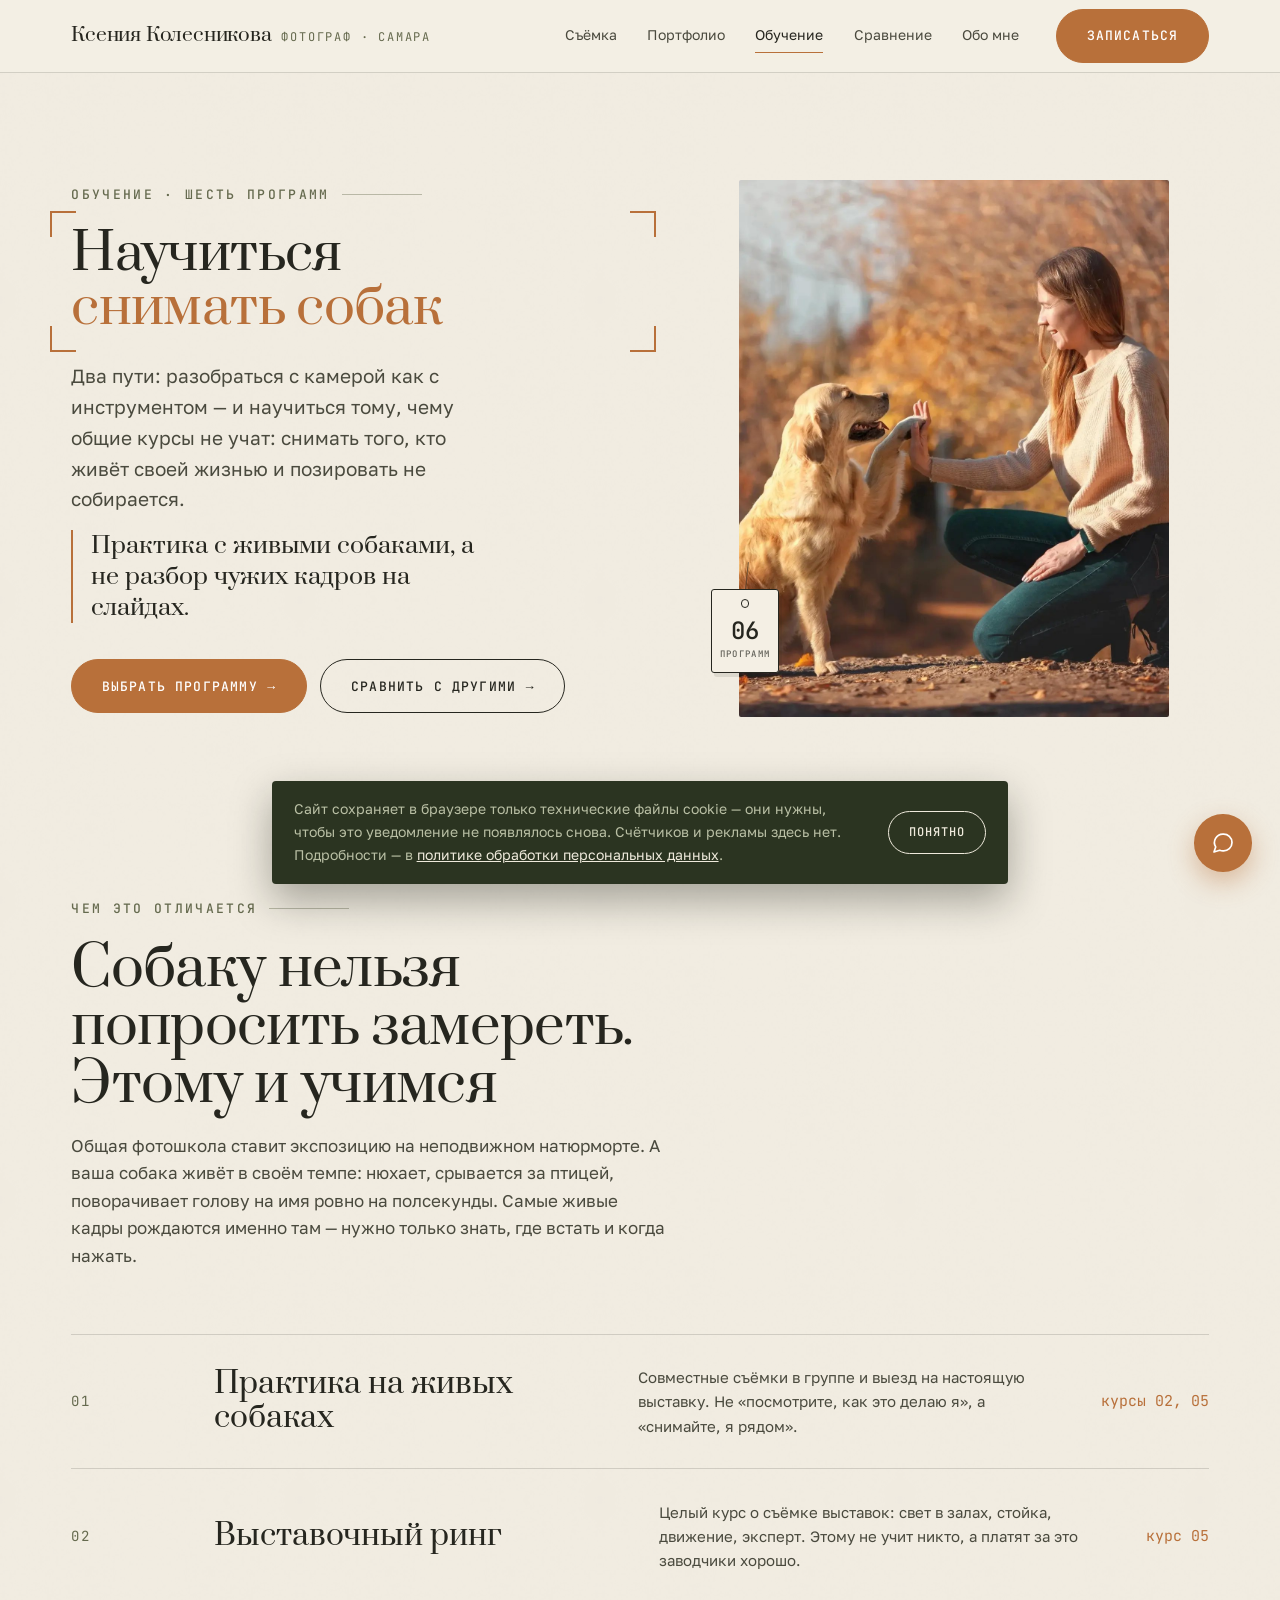
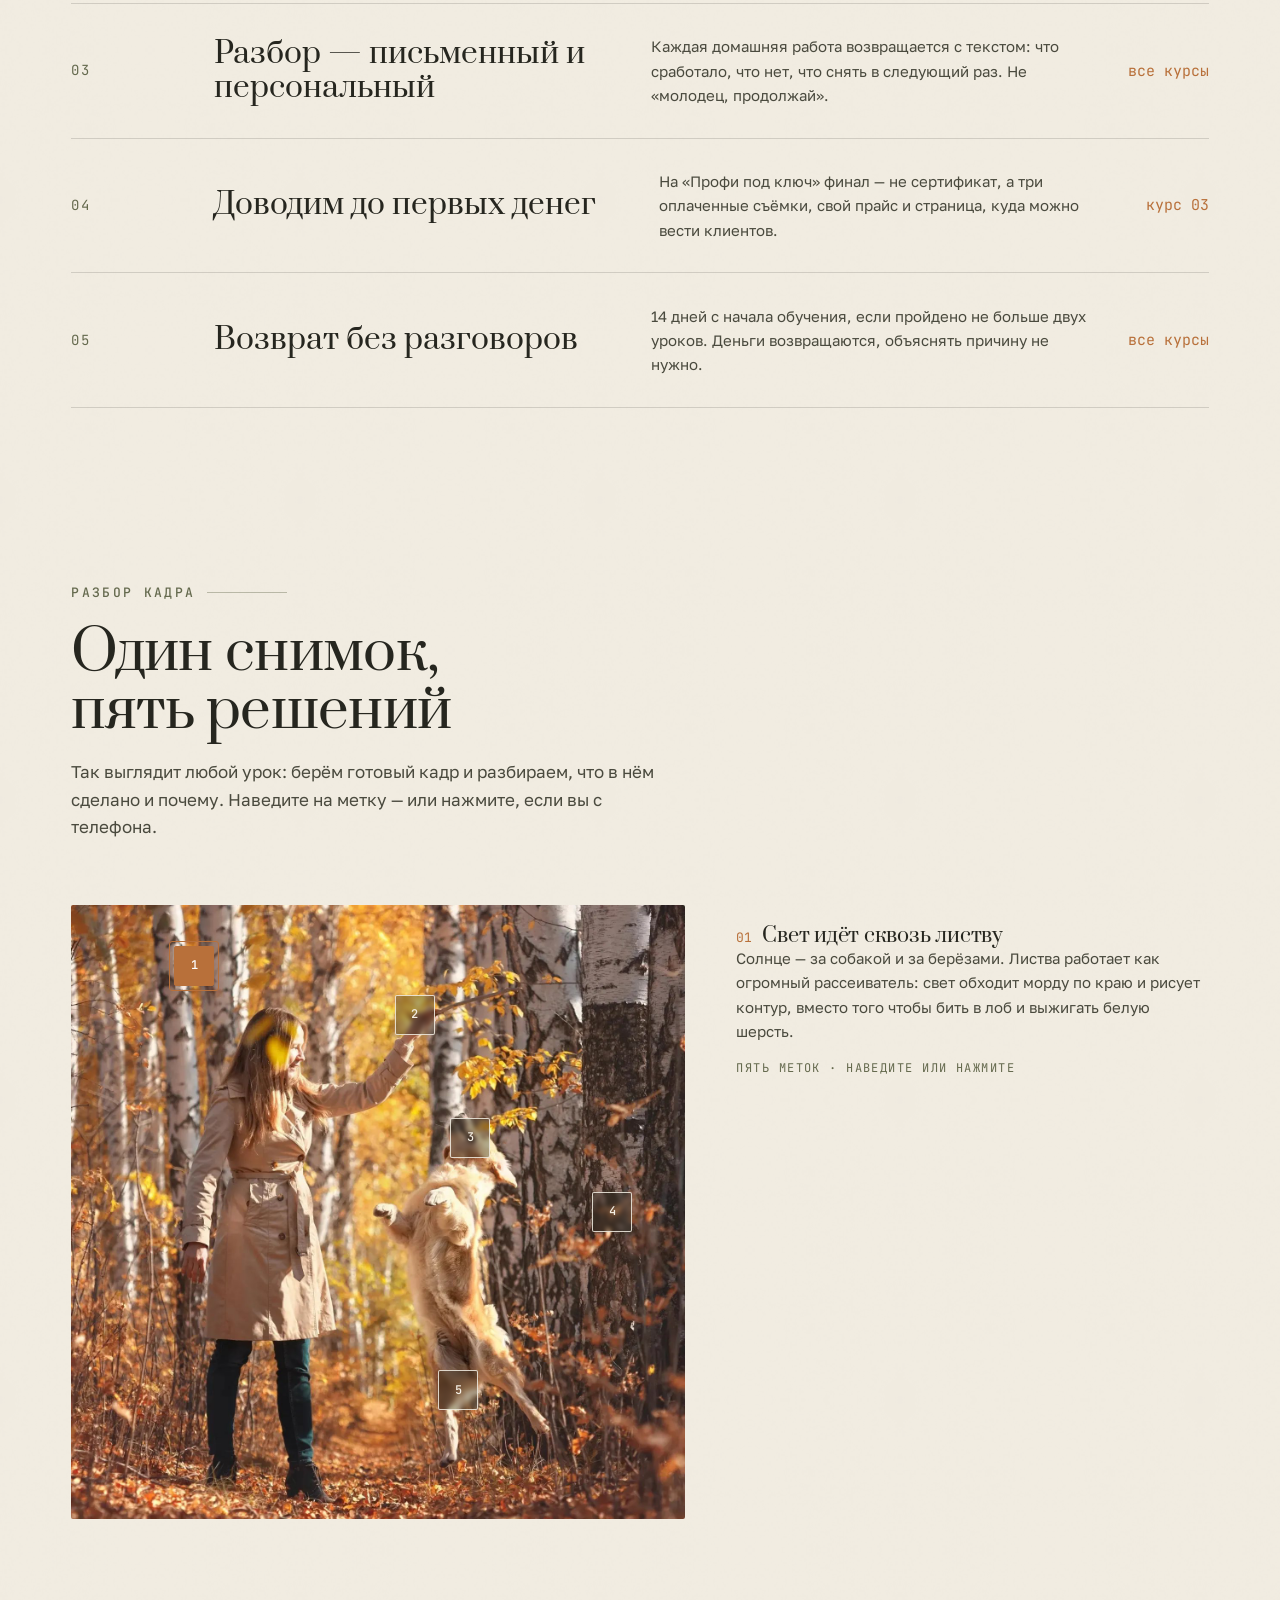
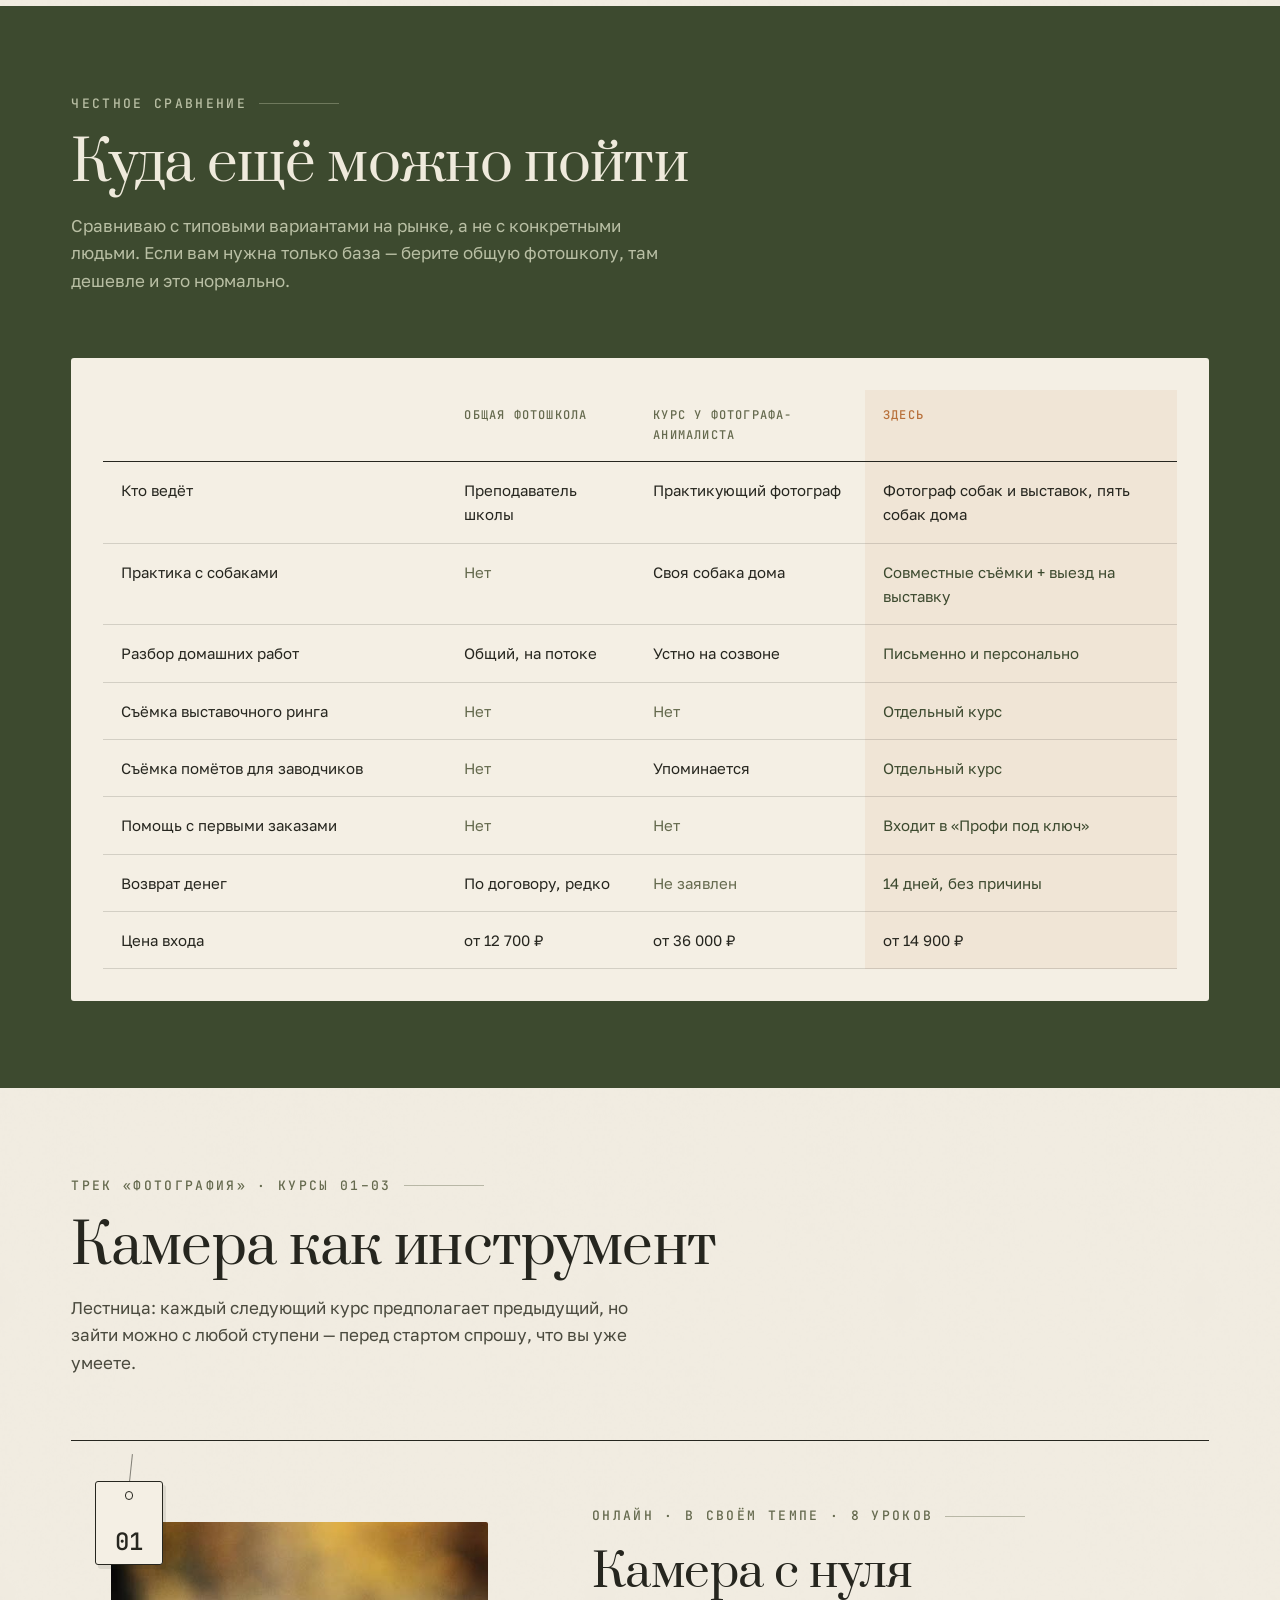
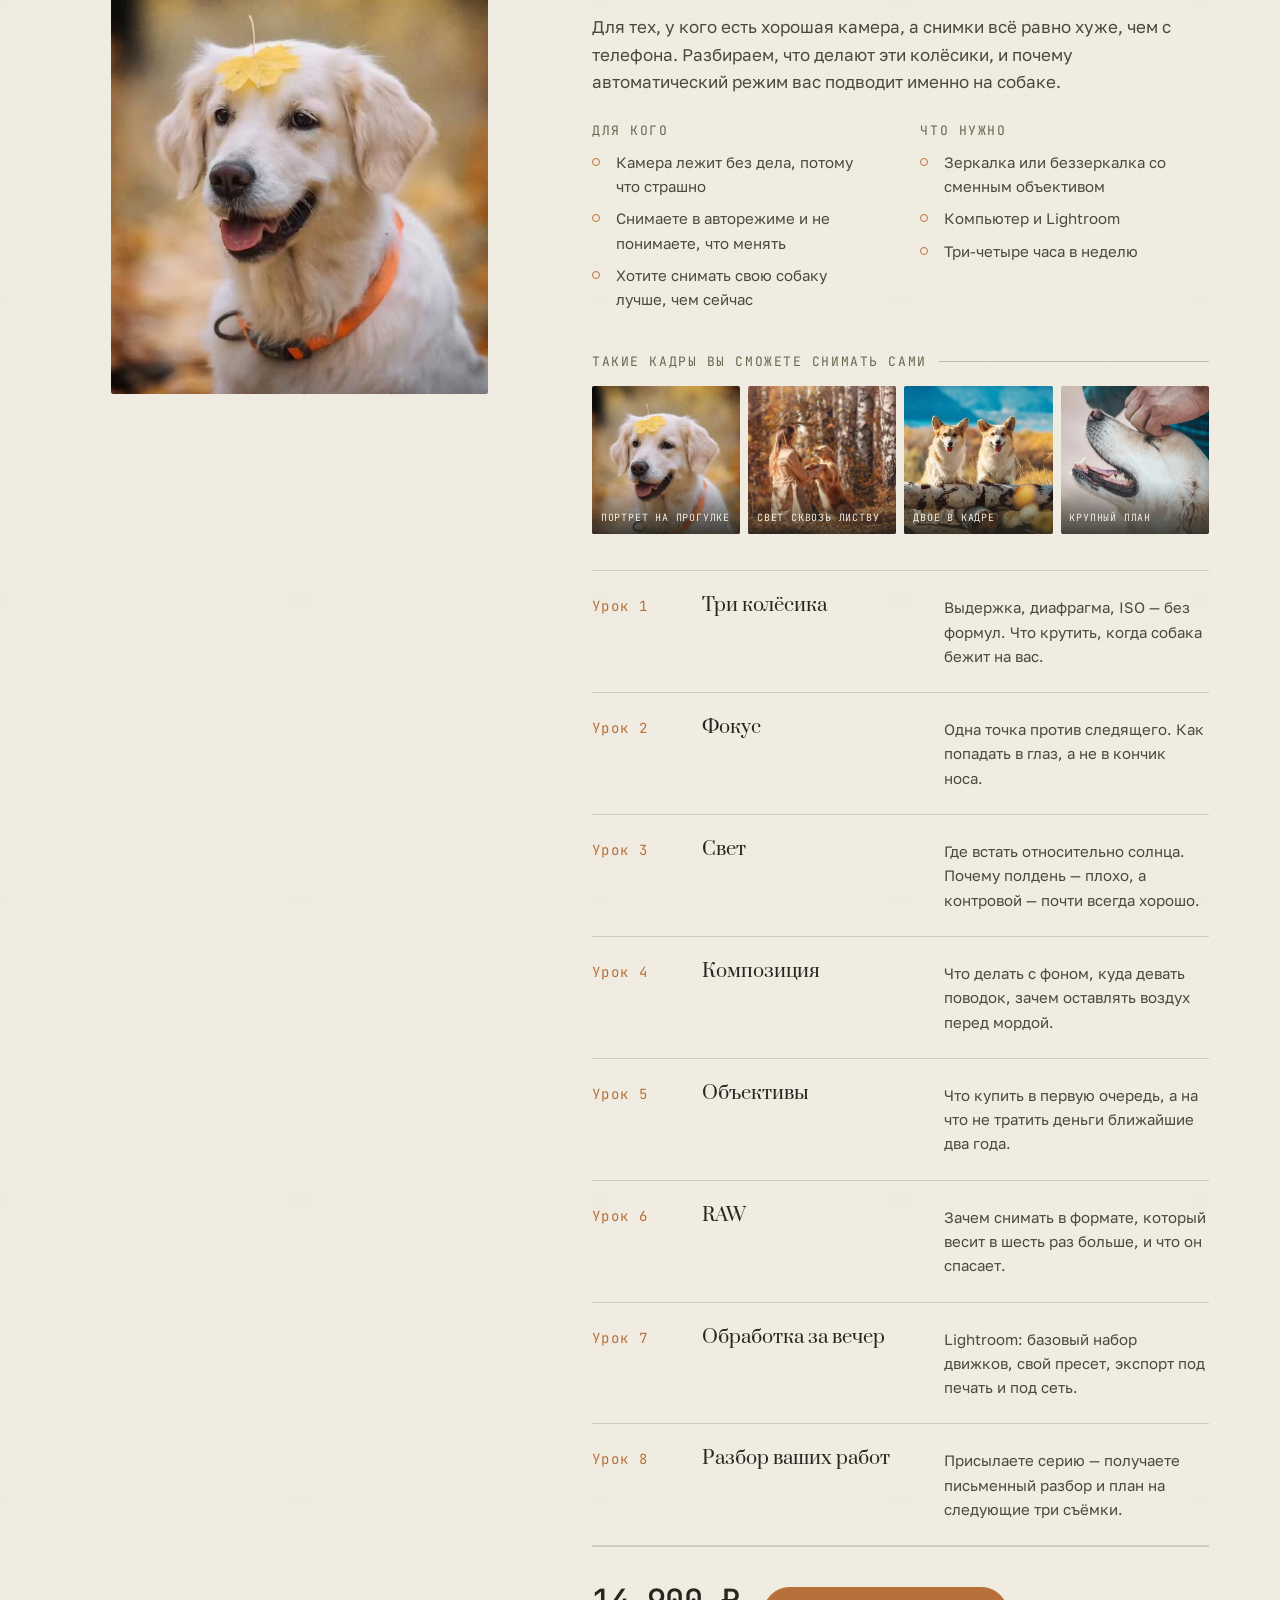
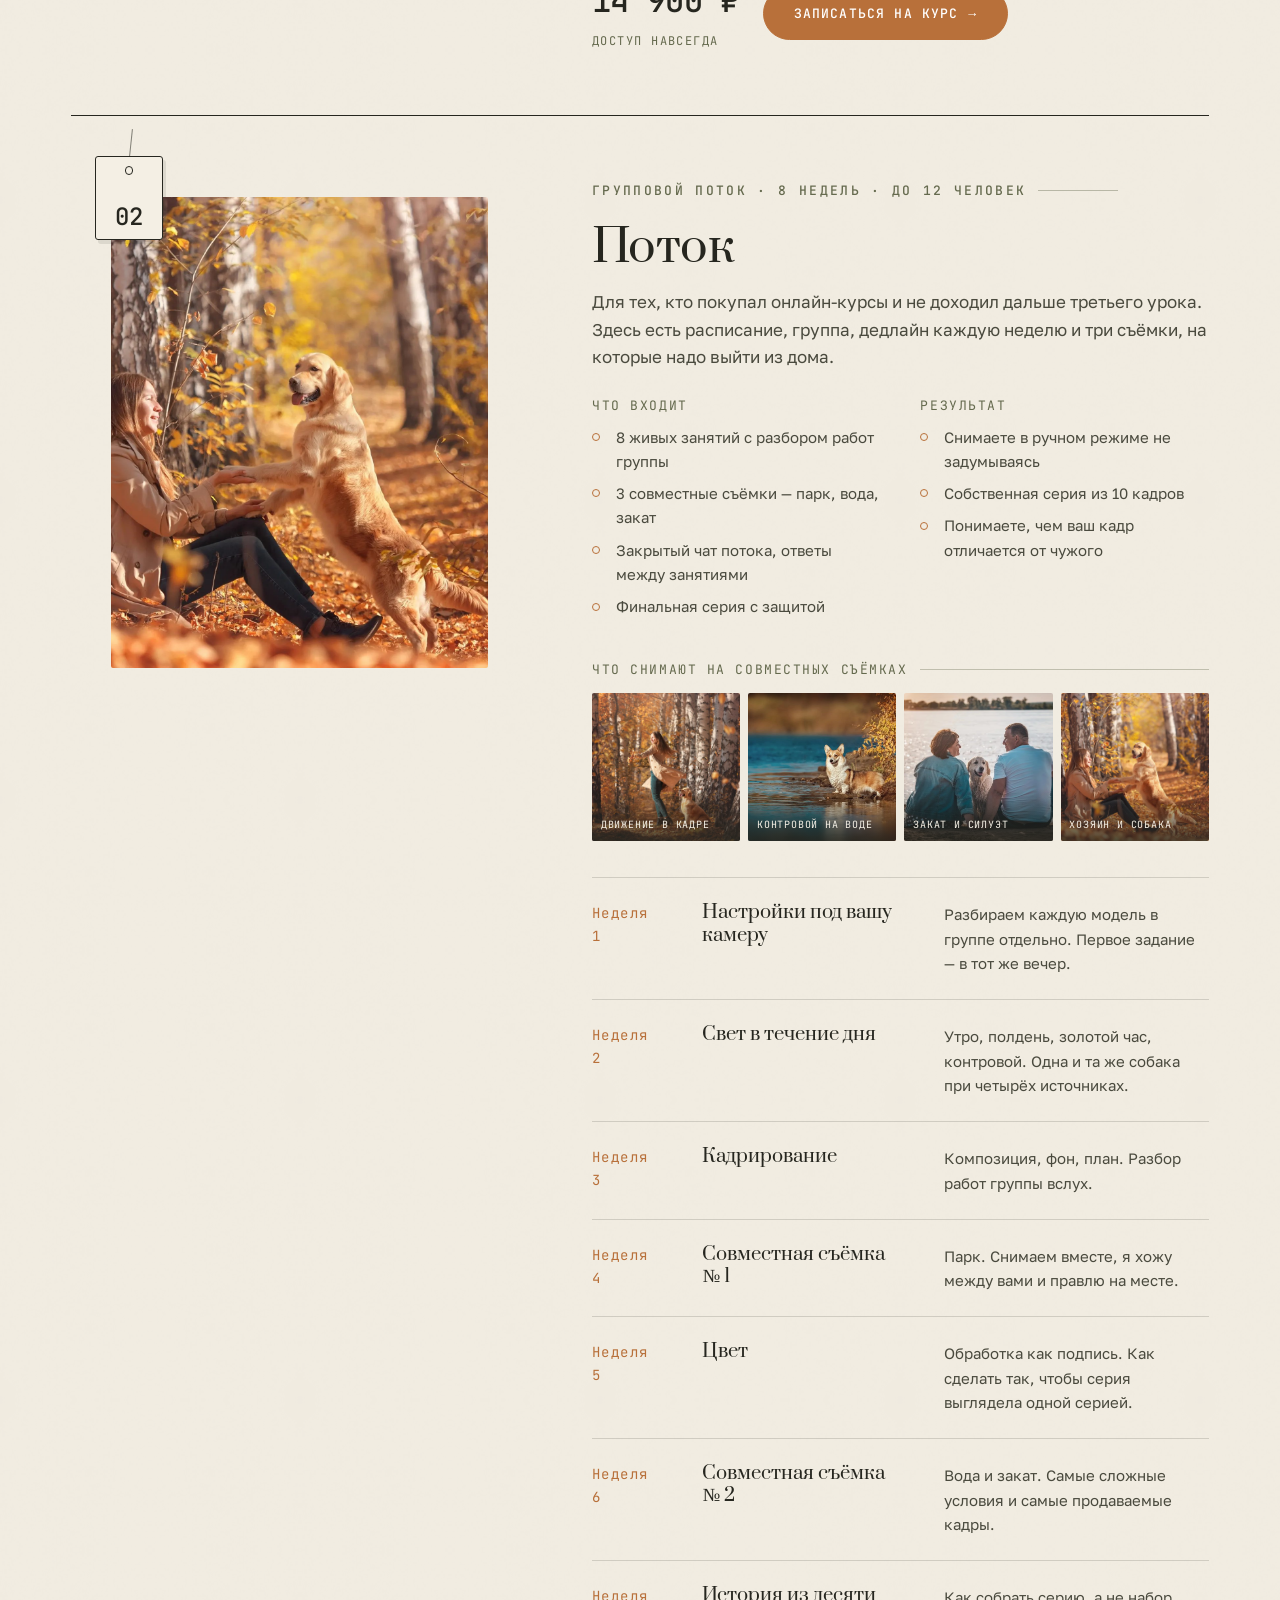
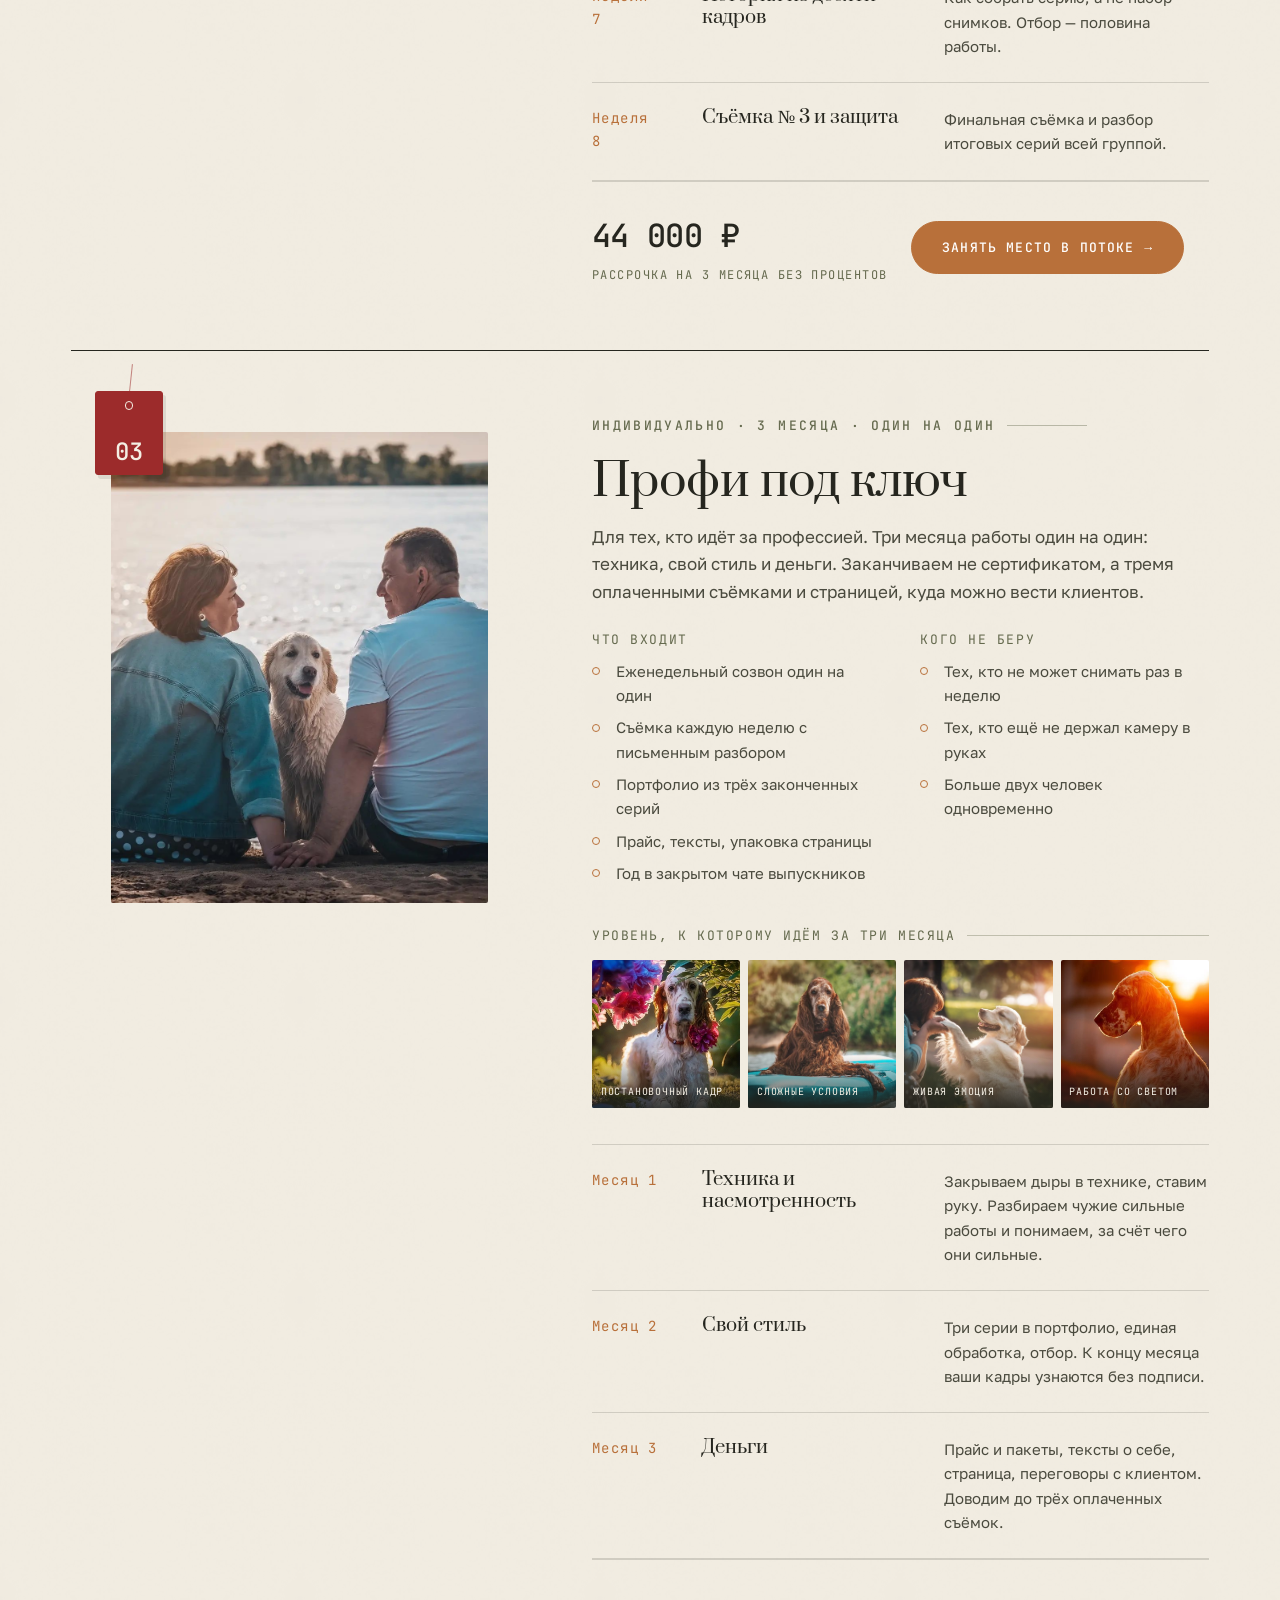
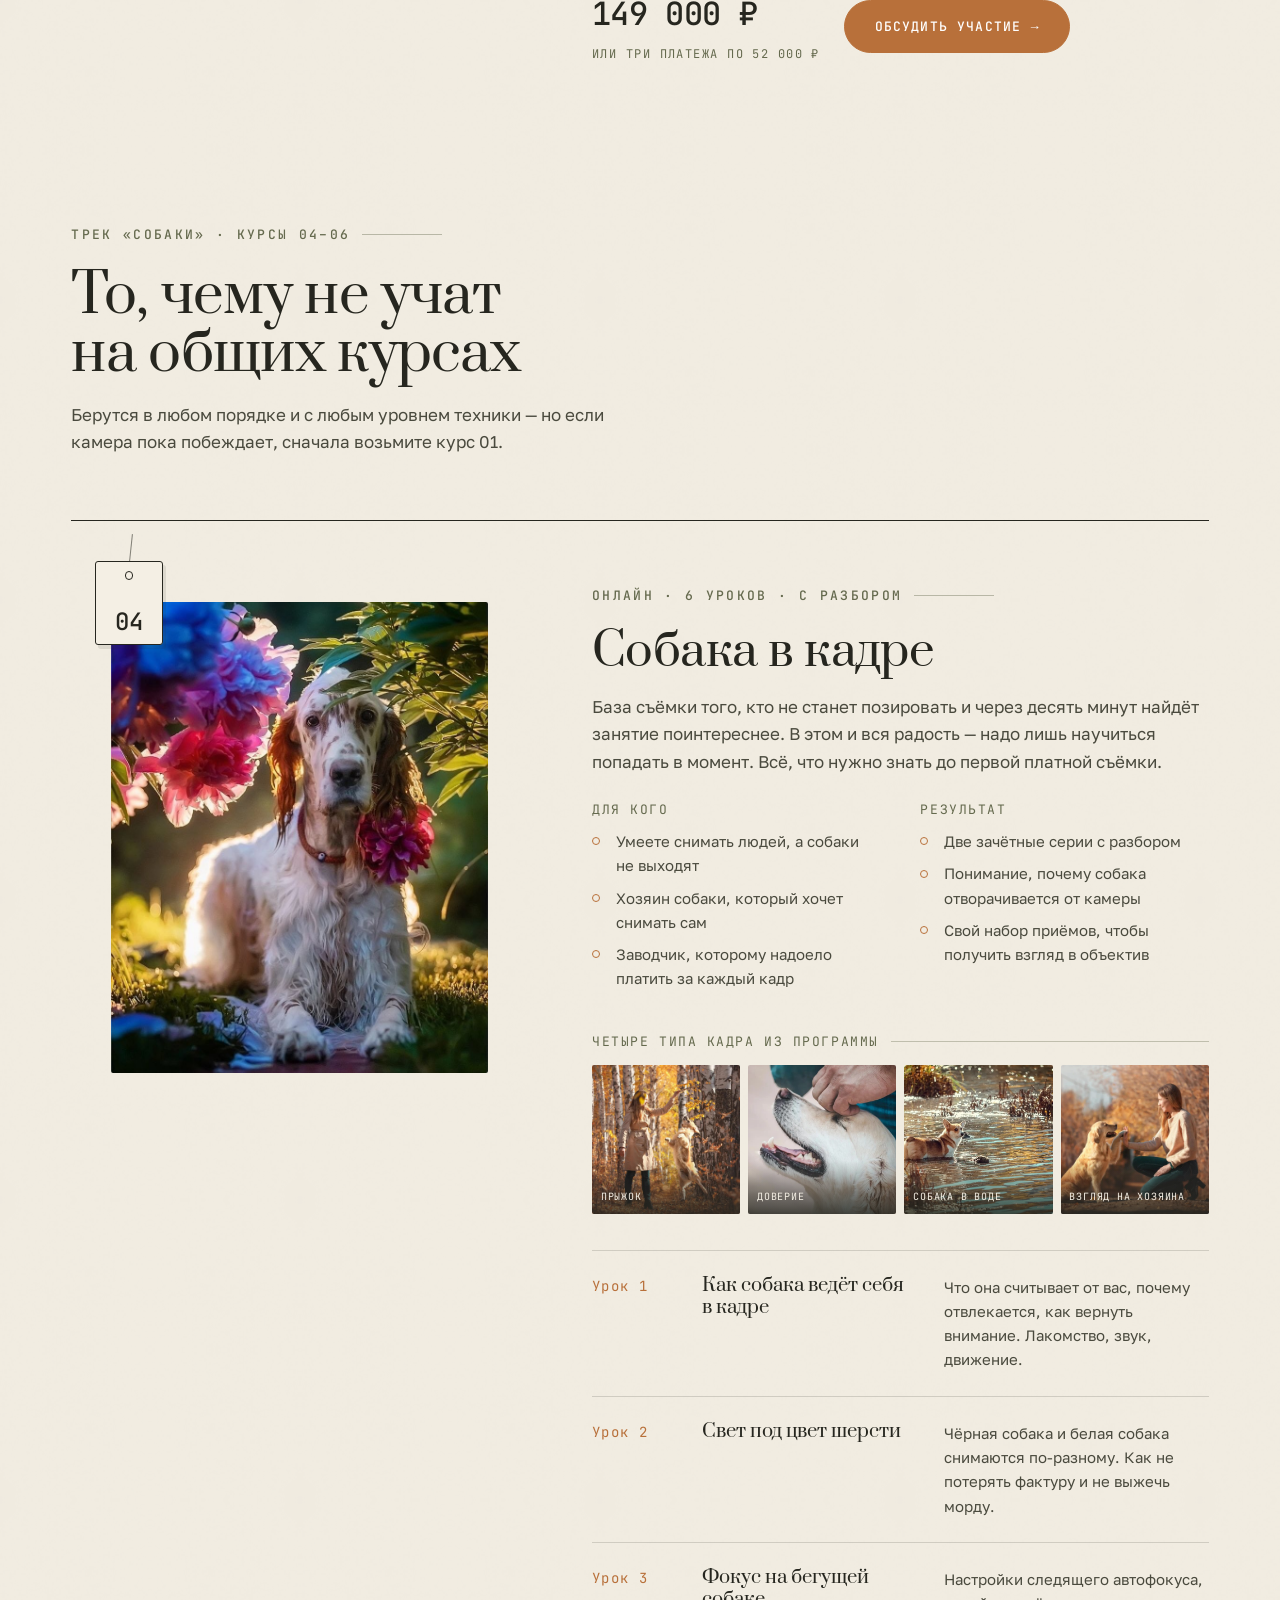
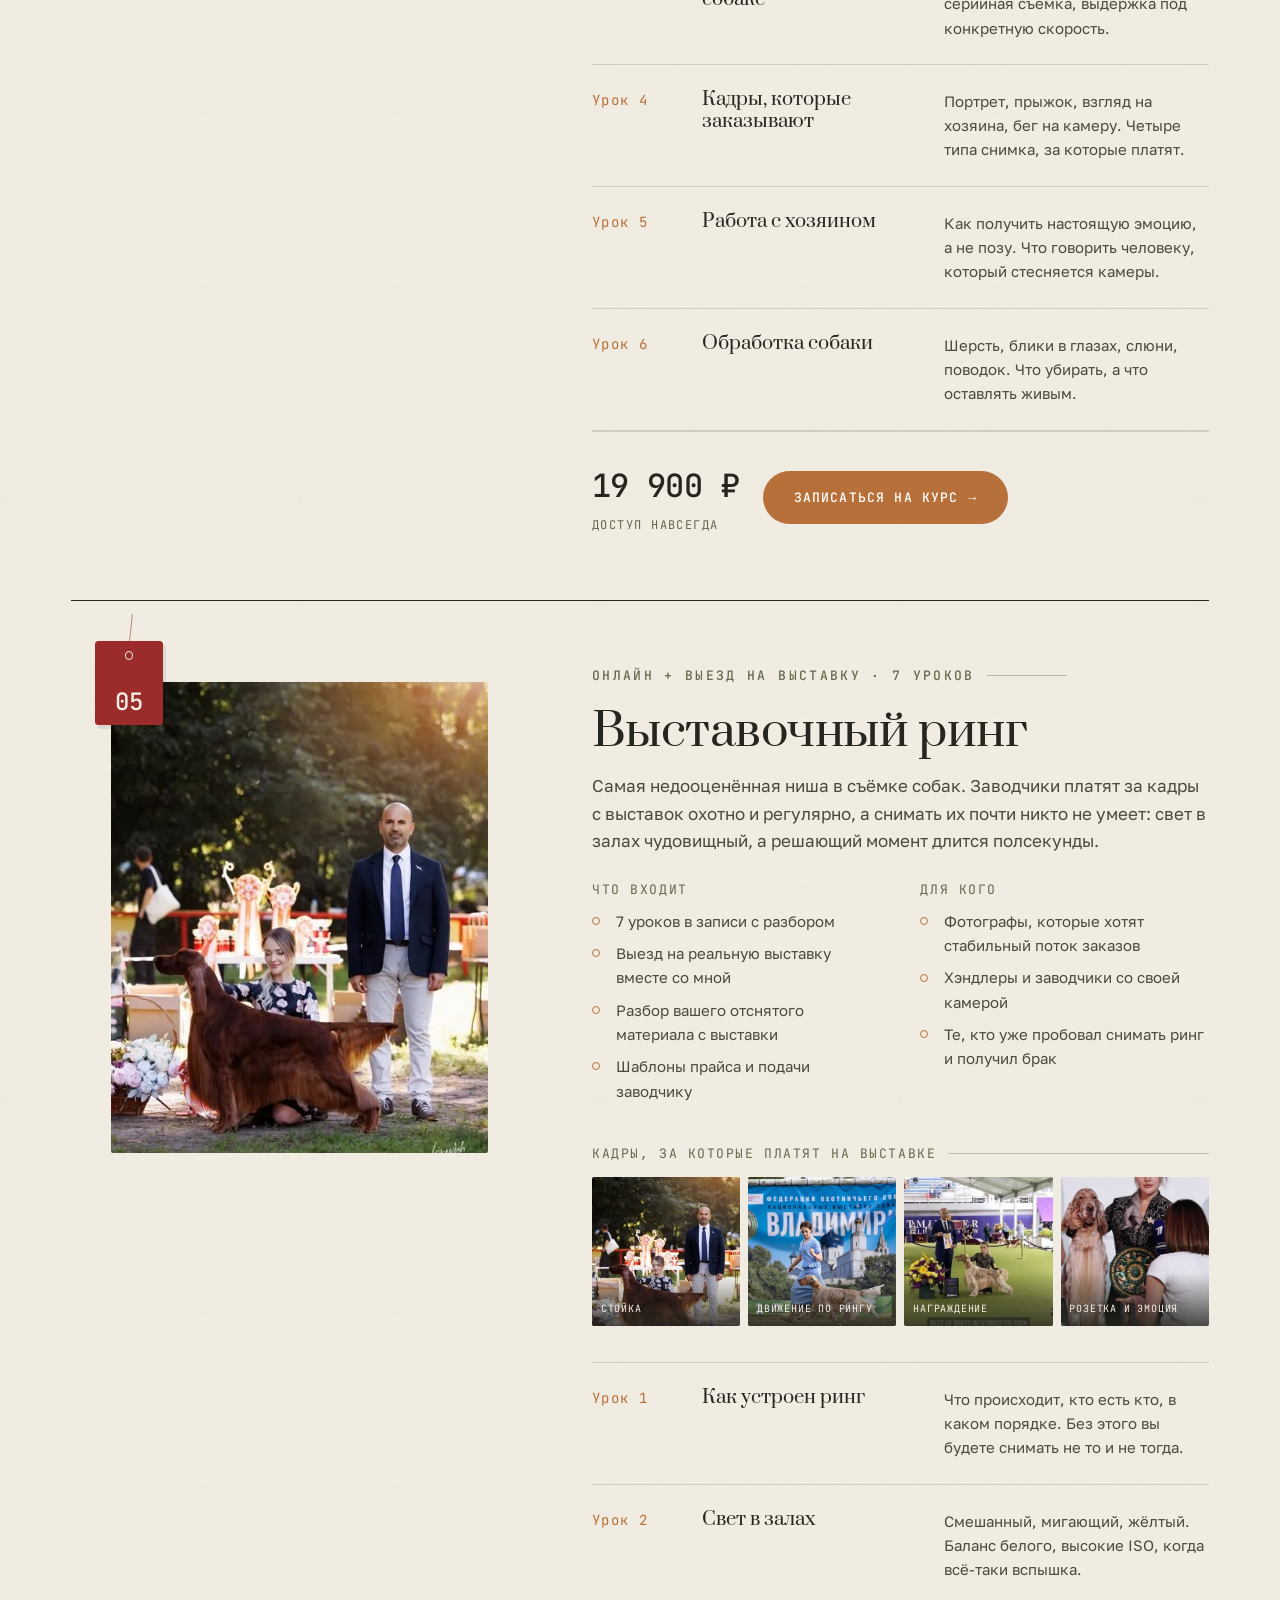
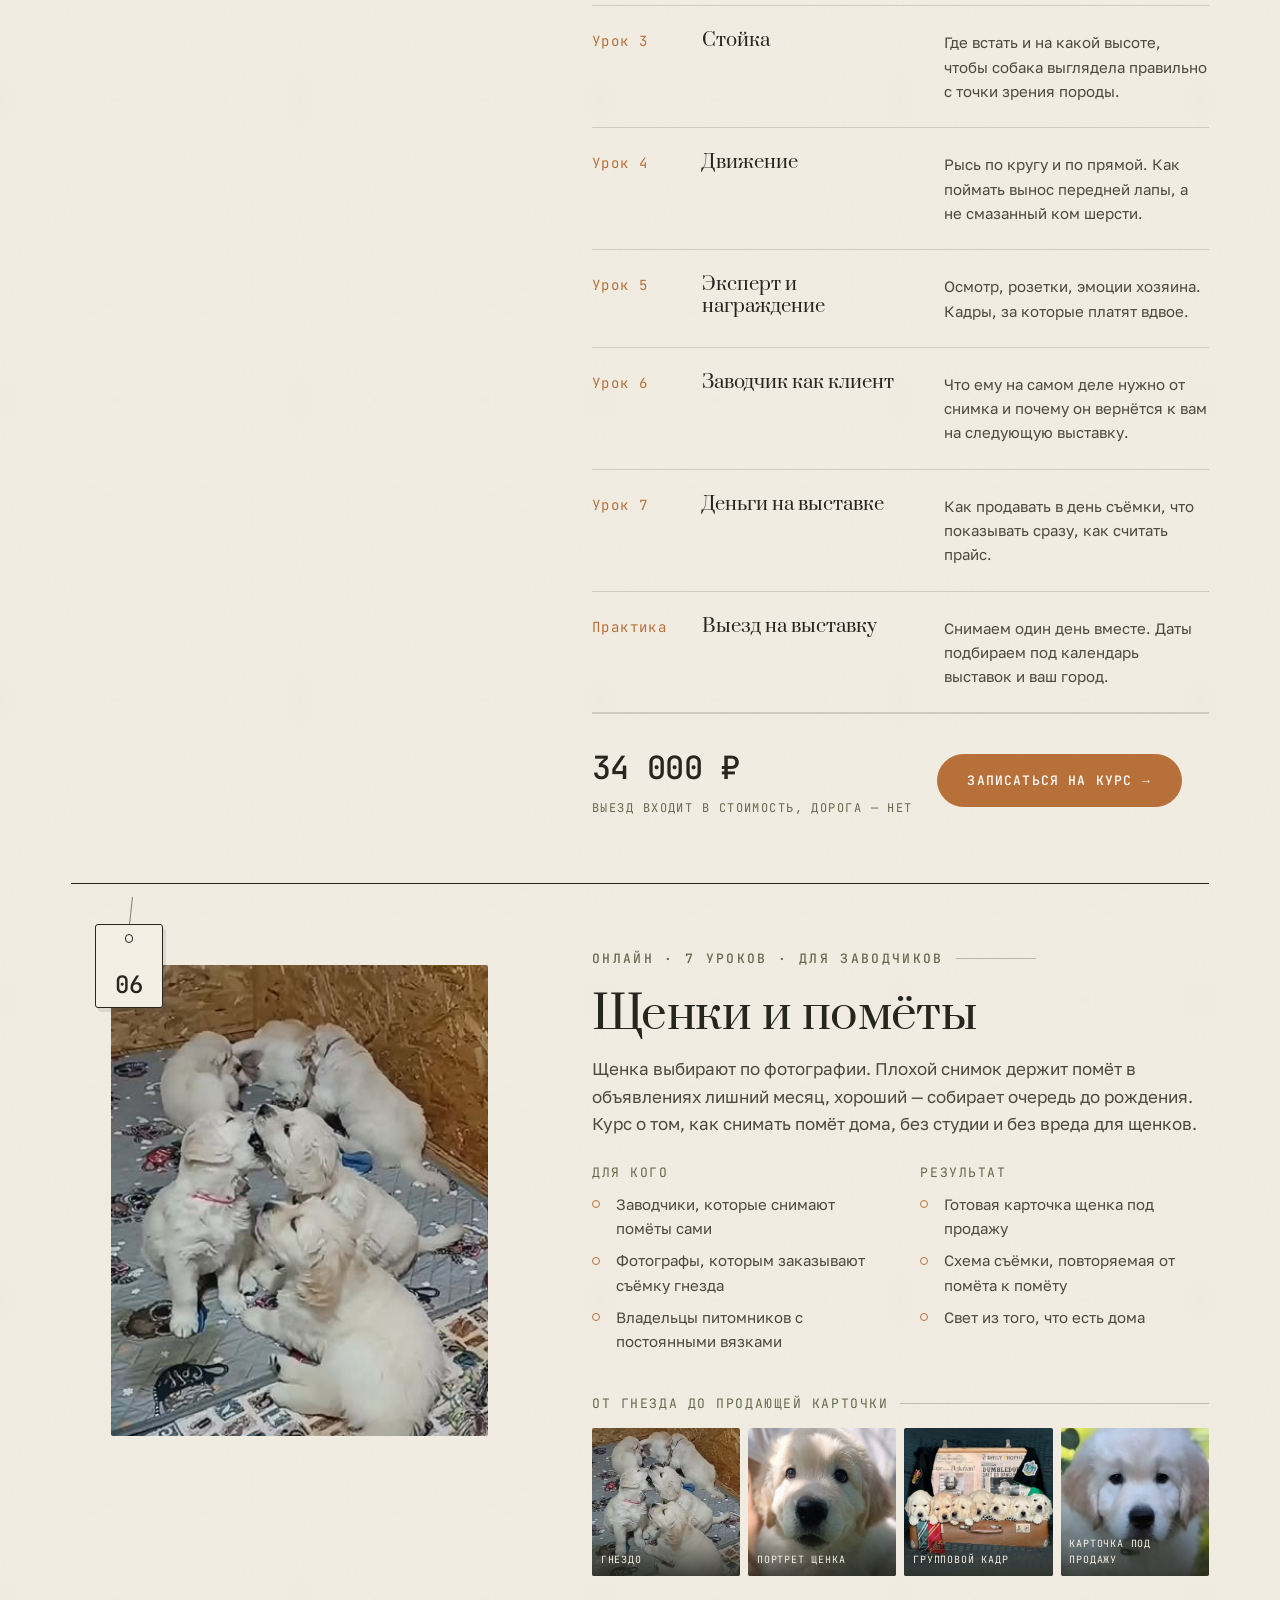
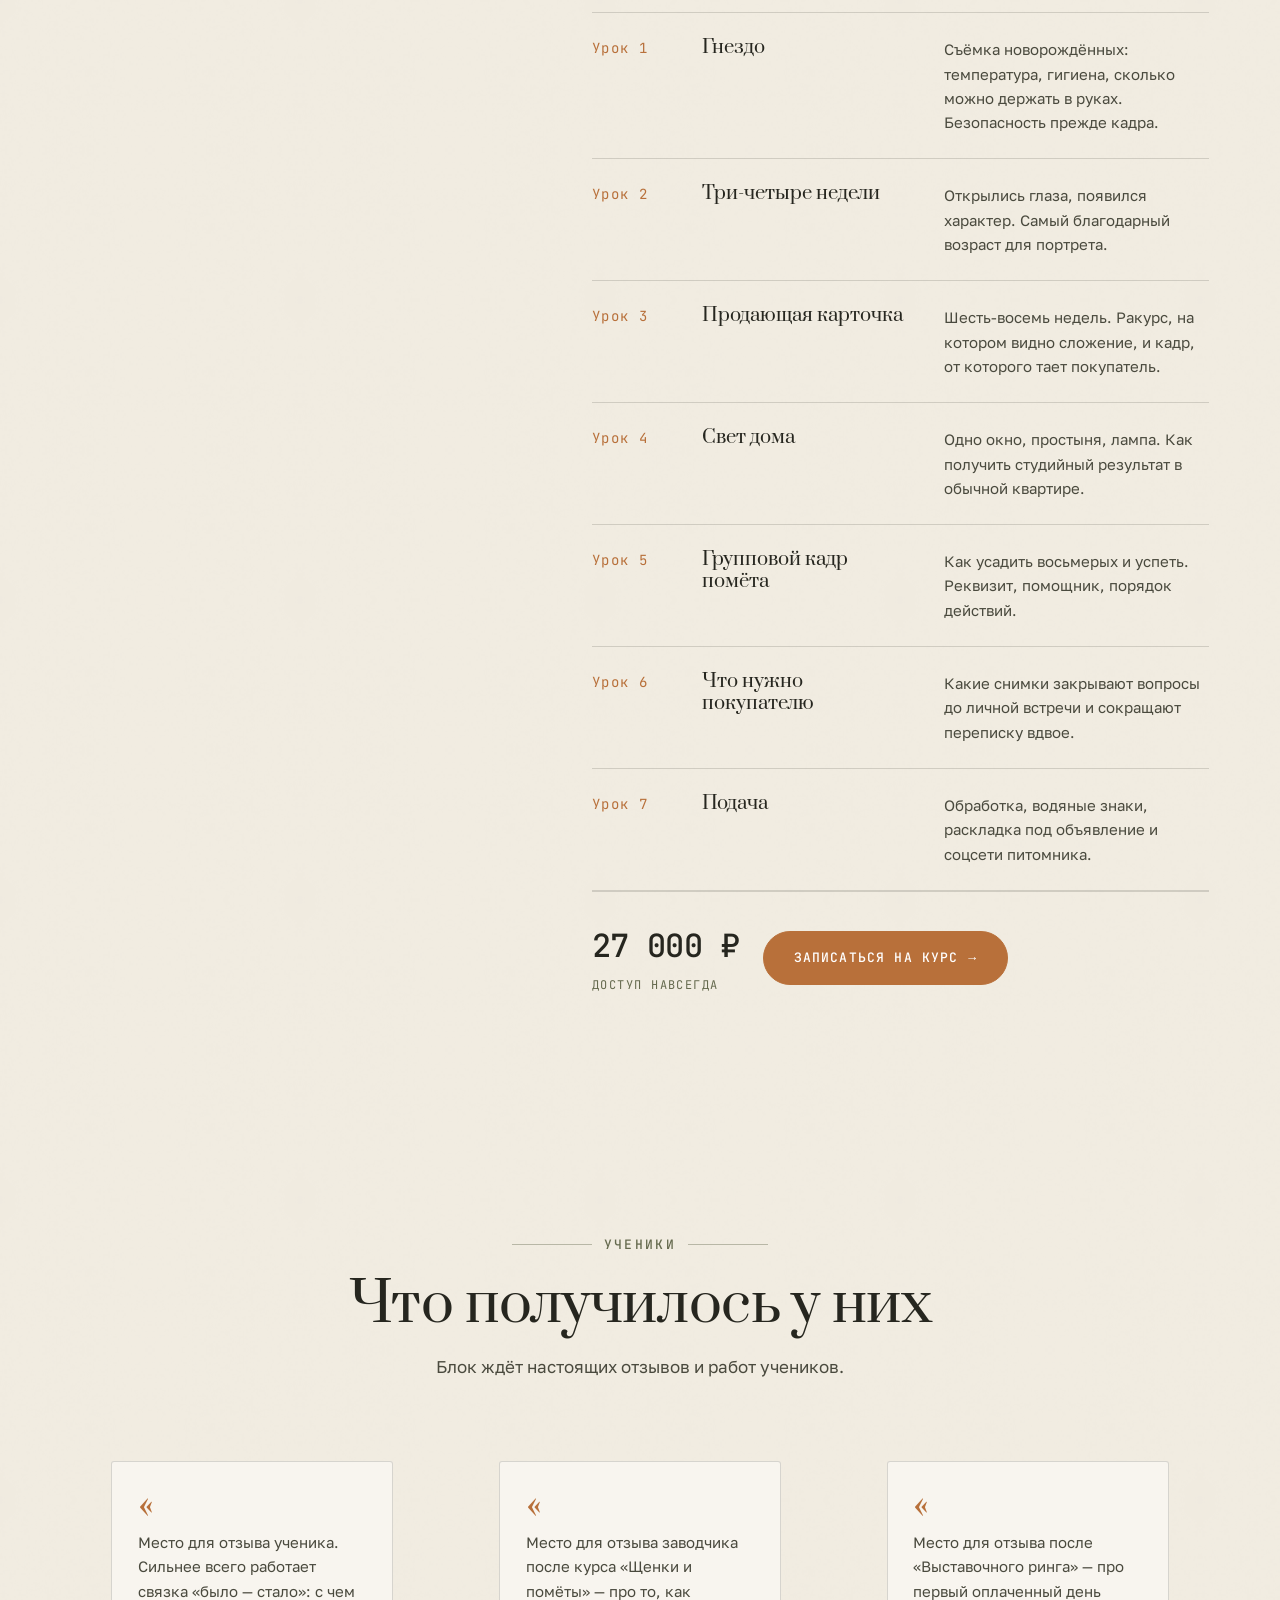
<file: site/obuchenie.html>
<!DOCTYPE html>
<html lang="ru">
<head>
<meta charset="utf-8">
<meta name="viewport" content="width=device-width, initial-scale=1">
<title>Обучение фотографии и съёмке собак — курсы Ксении Колесниковой</title>
<meta name="description" content="Шесть программ по съёмке собак: камера с нуля, поток, наставничество, ринг и помёты. Практика с живыми собаками, возврат денег 14 дней.">
<link rel="canonical" href="https://metalzmk.ru/obuchenie.html">

<meta property="og:type" content="website">
<meta property="og:locale" content="ru_RU">
<meta property="og:site_name" content="Ксения Колесникова">
<meta property="og:title" content="Обучение: шесть программ по фотографии и съёмке собак">
<meta property="og:description" content="Два трека — камера как инструмент и съёмка собак. Практика на живых собаках, выезд на выставку, письменный разбор работ и возврат денег в течение 14 дней.">
<meta property="og:url" content="https://metalzmk.ru/obuchenie.html">
<meta property="og:image" content="https://metalzmk.ru/assets/og.jpg">
<meta name="twitter:card" content="summary_large_image">
<meta name="theme-color" content="#F4EFE4">

<link rel="icon" href="assets/favicon.svg" type="image/svg+xml">
<link rel="preload" as="font" type="font/woff2" crossorigin href="assets/fonts/golos-text-400-cyrillic.woff2">
<link rel="preload" as="font" type="font/woff2" crossorigin href="assets/fonts/prata-400-cyrillic.woff2">
<link rel="stylesheet" href="assets/css/fonts.css">
<script>document.documentElement.classList.add('js')</script>
<link rel="stylesheet" href="assets/css/styles.css?v=53e9b82d">

<script type="application/ld+json">
{
  "@context": "https://schema.org",
  "@type": "ItemList",
  "name": "Курсы Ксении Колесниковой",
  "itemListElement": [
    { "@type": "ListItem", "position": 1, "item": { "@type": "Course", "name": "Камера с нуля", "description": "Восемь уроков в записи для тех, у кого камера снимает хуже телефона.", "url": "https://metalzmk.ru/obuchenie.html#kurs-01", "provider": { "@type": "Person", "name": "Ксения Колесникова" }, "offers": { "@type": "Offer", "price": "14900", "priceCurrency": "RUB", "category": "Онлайн-курс" } } },
    { "@type": "ListItem", "position": 2, "item": { "@type": "Course", "name": "Поток", "description": "Групповой курс на восемь недель с тремя совместными съёмками.", "url": "https://metalzmk.ru/obuchenie.html#kurs-02", "provider": { "@type": "Person", "name": "Ксения Колесникова" }, "offers": { "@type": "Offer", "price": "44000", "priceCurrency": "RUB", "category": "Групповой поток" } } },
    { "@type": "ListItem", "position": 3, "item": { "@type": "Course", "name": "Профи под ключ", "description": "Три месяца индивидуального наставничества до первых платных съёмок.", "url": "https://metalzmk.ru/obuchenie.html#kurs-03", "provider": { "@type": "Person", "name": "Ксения Колесникова" }, "offers": { "@type": "Offer", "price": "149000", "priceCurrency": "RUB", "category": "Индивидуально" } } },
    { "@type": "ListItem", "position": 4, "item": { "@type": "Course", "name": "Собака в кадре", "description": "Шесть уроков о съёмке животного, которое не позирует.", "url": "https://metalzmk.ru/obuchenie.html#kurs-04", "provider": { "@type": "Person", "name": "Ксения Колесникова" }, "offers": { "@type": "Offer", "price": "19900", "priceCurrency": "RUB", "category": "Онлайн-курс" } } },
    { "@type": "ListItem", "position": 5, "item": { "@type": "Course", "name": "Выставочный ринг", "description": "Съёмка выставок собак: стойка, движение, экспертиза, награждение.", "url": "https://metalzmk.ru/obuchenie.html#kurs-05", "provider": { "@type": "Person", "name": "Ксения Колесникова" }, "offers": { "@type": "Offer", "price": "34000", "priceCurrency": "RUB", "category": "Онлайн и выезд" } } },
    { "@type": "ListItem", "position": 6, "item": { "@type": "Course", "name": "Щенки и помёты", "description": "Съёмка помёта для заводчиков: от гнезда до продающей карточки щенка.", "url": "https://metalzmk.ru/obuchenie.html#kurs-06", "provider": { "@type": "Person", "name": "Ксения Колесникова" }, "offers": { "@type": "Offer", "price": "27000", "priceCurrency": "RUB", "category": "Онлайн-курс" } } }
  ]
}
</script>
<script type="application/ld+json">
{
 "@context": "https://schema.org",
 "@type": "FAQPage",
 "mainEntity": [
  {
   "@type": "Question",
   "name": "У меня нет своей собаки. Как я буду делать домашние задания?",
   "acceptedAnswer": {
    "@type": "Answer",
    "text": "Это решаемо и решается почти всегда. Соседская собака, приют, площадка, знакомый заводчик — в первом же уроке даю инструкцию, как договориться о съёмке бесплатно, и шаблон сообщения. Многие ученики так и находят первых клиентов."
   }
  },
  {
   "@type": "Question",
   "name": "Какая нужна камера?",
   "acceptedAnswer": {
    "@type": "Answer",
    "text": "Любая зеркальная или беззеркальная со сменным объективом и ручными режимами. Возраст и цена не важны — на курсах учатся и на технике десятилетней давности. Телефон не подойдёт: нужен контроль над выдержкой и фокусом."
   }
  },
  {
   "@type": "Question",
   "name": "Чем отличается «Камера с нуля» от «Потока»?",
   "acceptedAnswer": {
    "@type": "Answer",
    "text": "Содержанием — почти ничем, форматом — сильно. «Камера с нуля» вы проходите сами, когда удобно, и присылаете одну итоговую работу. «Поток» держит вас за руку: расписание, группа, живые разборы каждую неделю и три совместные съёмки. Если у вас за плечами кладбище недопройденных онлайн-курсов — берите «Поток»."
   }
  },
  {
   "@type": "Question",
   "name": "Можно ли купить сразу два курса дешевле?",
   "acceptedAnswer": {
    "@type": "Answer",
    "text": "Да. Любые два курса из трека «Собаки» — минус 15%. «Камера с нуля» вместе с любым курсом про собак — минус 20%. Напишите, какую пару хотите, посчитаю и пришлю ссылку на оплату."
   }
  },
  {
   "@type": "Question",
   "name": "Есть рассрочка?",
   "acceptedAnswer": {
    "@type": "Answer",
    "text": "Есть. «Поток» — на три месяца, «Профи под ключ» — тремя платежами по 52 000 ₽. Без процентов и без банка, просто по договорённости. Курсы в записи оплачиваются целиком."
   }
  },
  {
   "@type": "Question",
   "name": "Что если не подойдёт?",
   "acceptedAnswer": {
    "@type": "Answer",
    "text": "Вернём деньги в течение 14 дней с начала обучения, если пройдено не больше двух уроков. Причину объяснять не нужно — достаточно одного сообщения."
   }
  },
  {
   "@type": "Question",
   "name": "Выдаёте документ об образовании?",
   "acceptedAnswer": {
    "@type": "Answer",
    "text": "Нет, и специально об этом предупреждаю. Я практикующий фотограф, а не лицензированное учебное заведение — государственного диплома у меня для вас нет. Есть портфолио, разборы и первые клиенты. Если нужна корочка, идите в фотошколу с лицензией."
   }
  },
  {
   "@type": "Question",
   "name": "Когда ближайший поток?",
   "acceptedAnswer": {
    "@type": "Answer",
    "text": "Набор идёт постоянно, старт — когда собирается группа. Напишите, и я скажу точную дату ближайшего и придержу за вами место до оплаты."
   }
  }
 ]
}
</script>
<script type="application/ld+json">
{
 "@context": "https://schema.org",
 "@type": "BreadcrumbList",
 "itemListElement": [
  {
   "@type": "ListItem",
   "position": 1,
   "name": "Главная",
   "item": "https://metalzmk.ru/"
  },
  {
   "@type": "ListItem",
   "position": 2,
   "name": "Обучение",
   "item": "https://metalzmk.ru/obuchenie.html"
  }
 ]
}
</script>
</head>
<body>
<a class="skip" href="#main">К основному содержанию</a>

<header class="site-head">
  <div class="wrap site-head__in">
    <a class="brand" href="index.html">
      <span class="brand__name">Ксения Колесникова</span>
      <span class="brand__role">фотограф · Самара</span>
    </a>
    <nav class="nav" id="nav" aria-label="Основная навигация">
      <a class="nav__link" href="index.html#services">Съёмка</a>
      <a class="nav__link" href="index.html#folio">Портфолио</a>
      <a class="nav__link" href="obuchenie.html" aria-current="page">Обучение</a>
      <a class="nav__link" href="#sravnenie">Сравнение</a>
      <a class="nav__link" href="index.html#about">Обо мне</a>
      <a class="btn btn--solid nav__cta" href="#zapis">Записаться</a>
    </nav>
    <button class="burger" id="burger" aria-label="Меню" aria-expanded="false" aria-controls="nav">
      <span></span><span></span><span></span>
    </button>
  </div>
</header>

<main id="main">

  <!-- ================= HERO ================= -->
  <section class="hero wrap">
    <div class="hero__grid">
      <div class="hero__text rise">
        <p class="eyebrow">Обучение · шесть программ</p>
        <h1 class="hero__title">Научиться <em>снимать собак</em></h1>
        <p class="hero__lead">
          Два пути: разобраться с камерой как с инструментом — и научиться тому,
          чему общие курсы не учат: снимать того, кто живёт своей жизнью
          и позировать не собирается.
        </p>
        <p class="hero__thesis">Практика с живыми собаками, а не разбор чужих кадров на слайдах.</p>
        <div class="hero__actions">
          <a class="btn btn--solid" href="#kursy">Выбрать программу <span class="btn__arr">→</span></a>
          <a class="btn" href="#sravnenie">Сравнить с другими <span class="btn__arr">→</span></a>
        </div>
      </div>
      <figure class="hero__figure rise">
        <span class="hero__frame"><img class="hero__img" src="assets/photos/walk-autumn-paw.jpg" width="1440" height="1440"
             alt="Фотограф на съёмке: девушка на коленях в осенней листве, ретривер даёт лапу"></span>
        <span class="ring-tag hero__tag" aria-hidden="true">
          <span class="ring-tag__num">06</span>
          <span class="ring-tag__cap">программ</span>
        </span>
      </figure>
    </div>
  </section>

  <!-- ================= ПОЧЕМУ ЗДЕСЬ ================= -->
  <section class="band wrap" id="pochemu">
    <div class="sec-head rise">
      <p class="eyebrow">Чем это отличается</p>
      <h2 class="sec-head__title">Собаку нельзя попросить замереть. Этому и учимся</h2>
      <p class="sec-head__sub">
        Общая фотошкола ставит экспозицию на неподвижном натюрморте.
        А ваша собака живёт в своём темпе: нюхает, срывается за птицей,
        поворачивает голову на имя ровно на полсекунды. Самые живые кадры
        рождаются именно там — нужно только знать, где встать и когда нажать.
      </p>
    </div>

    <div class="svc-list rise">
      <div class="svc">
        <span class="svc__idx">01</span>
        <span class="svc__name">Практика на живых собаках</span>
        <span class="svc__desc">Совместные съёмки в группе и выезд на настоящую выставку. Не «посмотрите, как это делаю я», а «снимайте, я рядом».</span>
        <span class="svc__meta">курсы 02, 05</span>
      </div>
      <div class="svc">
        <span class="svc__idx">02</span>
        <span class="svc__name">Выставочный ринг</span>
        <span class="svc__desc">Целый курс о съёмке выставок: свет в залах, стойка, движение, эксперт. Этому не учит никто, а платят за это заводчики хорошо.</span>
        <span class="svc__meta">курс 05</span>
      </div>
      <div class="svc">
        <span class="svc__idx">03</span>
        <span class="svc__name">Разбор — письменный и персональный</span>
        <span class="svc__desc">Каждая домашняя работа возвращается с текстом: что сработало, что нет, что снять в следующий раз. Не «молодец, продолжай».</span>
        <span class="svc__meta">все курсы</span>
      </div>
      <div class="svc">
        <span class="svc__idx">04</span>
        <span class="svc__name">Доводим до первых денег</span>
        <span class="svc__desc">На «Профи под ключ» финал — не сертификат, а три оплаченные съёмки, свой прайс и страница, куда можно вести клиентов.</span>
        <span class="svc__meta">курс 03</span>
      </div>
      <div class="svc">
        <span class="svc__idx">05</span>
        <span class="svc__name">Возврат без разговоров</span>
        <span class="svc__desc">14 дней с начала обучения, если пройдено не больше двух уроков. Деньги возвращаются, объяснять причину не нужно.</span>
        <span class="svc__meta">все курсы</span>
      </div>
    </div>
  </section>


  <!-- ================= РАЗБОР КАДРА ================= -->
  <section class="band wrap" id="razbor">
    <div class="sec-head rise">
      <p class="eyebrow">Разбор кадра</p>
      <h2 class="sec-head__title">Один снимок, пять решений</h2>
      <p class="sec-head__sub">
        Так выглядит любой урок: берём готовый кадр и разбираем, что в нём сделано
        и почему. Наведите на метку — или нажмите, если вы с телефона.
      </p>
    </div>

    <div class="anat-grid rise">
      <figure class="anat">
        <div class="anat__stage">
          <img src="assets/photos/hero-birch-jump.jpg" width="1440" height="1440"
               alt="Разбираемый кадр: девушка в берёзовой роще и золотистый ретривер в прыжке">
          <button class="anat__pin" style="--x:20%;--y:10%" aria-pressed="false" aria-label="Свет идёт сквозь листву">1</button>
          <button class="anat__pin" style="--x:56%;--y:18%" aria-pressed="false" aria-label="Приманка в поднятой руке">2</button>
          <button class="anat__pin" style="--x:65%;--y:38%" aria-pressed="false" aria-label="Точка фокуса — глаз">3</button>
          <button class="anat__pin" style="--x:88%;--y:50%" aria-pressed="false" aria-label="Стволы держат кадр">4</button>
          <button class="anat__pin" style="--x:63%;--y:79%" aria-pressed="false" aria-label="Короткая выдержка">5</button>
        </div>
      </figure>

      <div class="anat__notes">
        <div class="anat__note" data-on="false">
          <h3><span class="anat__n">01</span> Свет идёт сквозь листву</h3>
          <p>Солнце — за собакой и за берёзами. Листва работает как огромный рассеиватель: свет обходит морду по краю и рисует контур, вместо того чтобы бить в лоб и выжигать белую шерсть.</p>
        </div>
        <div class="anat__note" data-on="false">
          <h3><span class="anat__n">02</span> Приманка в поднятой руке</h3>
          <p>Ветка поднята выше уровня глаз. Собака тянется за ней сама — команду «сидеть красиво» здесь никто не давал. Это и есть главный приём: не заставлять, а дать повод.</p>
        </div>
        <div class="anat__note" data-on="false">
          <h3><span class="anat__n">03</span> Точка фокуса — глаз</h3>
          <p>Не морда, не рука, не ошейник. Одна активная точка на ближнем глазу и следящий автофокус: собака в прыжке смещается на десятки сантиметров за долю секунды.</p>
        </div>
        <div class="anat__note" data-on="false">
          <h3><span class="anat__n">04</span> Стволы держат кадр</h3>
          <p>Вертикали берёз по краям не дают взгляду уйти из кадра. Это бесплатная рамка, которую даёт сам лес, — достаточно встать так, чтобы она попала в границы.</p>
        </div>
        <div class="anat__note" data-on="false">
          <h3><span class="anat__n">05</span> Короткая выдержка</h3>
          <p>Лапы в прыжке движутся быстрее корпуса. Если выдержка длинная, они превратятся в кашу, и кадр можно выбрасывать — вся динамика читается именно по лапам.</p>
        </div>
        <p class="anat__hint">Пять меток · наведите или нажмите</p>
      </div>
    </div>
  </section>

  <!-- ================= СРАВНЕНИЕ ================= -->
  <section class="band band--olive" id="sravnenie">
    <div class="wrap">
      <div class="sec-head rise">
        <p class="eyebrow">Честное сравнение</p>
        <h2 class="sec-head__title">Куда ещё можно пойти</h2>
        <p class="sec-head__sub">
          Сравниваю с типовыми вариантами на рынке, а не с конкретными людьми.
          Если вам нужна только база — берите общую фотошколу, там дешевле и это нормально.
        </p>
      </div>

      <div class="cmp-scroll rise" style="background:var(--paper); color:var(--ink); border-radius:3px; padding: clamp(1rem,2.5vw,2rem);">
        <table class="cmp">
          <thead>
            <tr>
              <th scope="col">&nbsp;</th>
              <th scope="col">Общая фотошкола</th>
              <th scope="col">Курс у фотографа-анималиста</th>
              <th scope="col" class="cmp__mine">Здесь</th>
            </tr>
          </thead>
          <tbody>
            <tr>
              <th scope="row">Кто ведёт</th>
              <td>Преподаватель школы</td>
              <td>Практикующий фотограф</td>
              <td class="cmp__mine">Фотограф собак и выставок, пять собак дома</td>
            </tr>
            <tr>
              <th scope="row">Практика с собаками</th>
              <td class="cmp__no">Нет</td>
              <td>Своя собака дома</td>
              <td class="cmp__mine cmp__yes">Совместные съёмки + выезд на выставку</td>
            </tr>
            <tr>
              <th scope="row">Разбор домашних работ</th>
              <td>Общий, на потоке</td>
              <td>Устно на созвоне</td>
              <td class="cmp__mine cmp__yes">Письменно и персонально</td>
            </tr>
            <tr>
              <th scope="row">Съёмка выставочного ринга</th>
              <td class="cmp__no">Нет</td>
              <td class="cmp__no">Нет</td>
              <td class="cmp__mine cmp__yes">Отдельный курс</td>
            </tr>
            <tr>
              <th scope="row">Съёмка помётов для заводчиков</th>
              <td class="cmp__no">Нет</td>
              <td>Упоминается</td>
              <td class="cmp__mine cmp__yes">Отдельный курс</td>
            </tr>
            <tr>
              <th scope="row">Помощь с первыми заказами</th>
              <td class="cmp__no">Нет</td>
              <td class="cmp__no">Нет</td>
              <td class="cmp__mine cmp__yes">Входит в «Профи под ключ»</td>
            </tr>
            <tr>
              <th scope="row">Возврат денег</th>
              <td>По договору, редко</td>
              <td class="cmp__no">Не заявлен</td>
              <td class="cmp__mine cmp__yes">14 дней, без причины</td>
            </tr>
            <tr>
              <th scope="row">Цена входа</th>
              <td>от 12 700 ₽</td>
              <td>от 36 000 ₽</td>
              <td class="cmp__mine">от 14 900 ₽</td>
            </tr>
          </tbody>
        </table>
      </div>
    </div>
  </section>

  <!-- ================= КУРСЫ ПОДРОБНО ================= -->
  <section class="band wrap" id="kursy">
    <div class="sec-head rise">
      <p class="eyebrow">Трек «Фотография» · курсы 01–03</p>
      <h2 class="sec-head__title">Камера как инструмент</h2>
      <p class="sec-head__sub">Лестница: каждый следующий курс предполагает предыдущий, но зайти можно с любой ступени — перед стартом спрошу, что вы уже умеете.</p>
    </div>

    <!-- 01 -->
    <article class="detail rise" id="kurs-01">
      <div class="detail__grid">
        <div class="detail__aside">
          <figure class="detail__figure">
            <img class="dev" loading="lazy" src="assets/photos/portrait-golden-leaf.jpg" width="480" height="640" alt="Портрет золотистого ретривера с жёлтым листом на голове">
          </figure>
          <span class="ring-tag detail__tag" aria-hidden="true"><span class="ring-tag__num">01</span></span>
        </div>
        <div>
          <p class="eyebrow">Онлайн · в своём темпе · 8 уроков</p>
          <h3 class="detail__title">Камера с нуля</h3>
          <p class="detail__lead">
            Для тех, у кого есть хорошая камера, а снимки всё равно хуже, чем с телефона.
            Разбираем, что делают эти колёсики, и почему автоматический режим вас подводит именно на собаке.
          </p>

          <div class="detail__cols">
            <div class="detail__col">
              <h4>Для кого</h4>
              <ul class="ticks">
                <li>Камера лежит без дела, потому что страшно</li>
                <li>Снимаете в авторежиме и не понимаете, что менять</li>
                <li>Хотите снимать свою собаку лучше, чем сейчас</li>
              </ul>
            </div>
            <div class="detail__col">
              <h4>Что нужно</h4>
              <ul class="ticks">
                <li>Зеркалка или беззеркалка со сменным объективом</li>
                <li>Компьютер и Lightroom</li>
                <li>Три-четыре часа в неделю</li>
              </ul>
            </div>
          </div>

          <div class="demo">
            <p class="demo__label">Такие кадры вы сможете снимать сами</p>
            <div class="demo__row">
              <figure class="demo__cell"><img class="dev" loading="lazy" src="assets/photos/portrait-golden-leaf@720.jpg" width="480" height="640" alt="Портрет на прогулке — работа Ксении Колесниковой"><figcaption>Портрет на прогулке</figcaption></figure>
              <figure class="demo__cell"><img class="dev" loading="lazy" src="assets/photos/walk-puppy-autumn@720.jpg" width="720" height="720" alt="Свет сквозь листву — работа Ксении Колесниковой"><figcaption>Свет сквозь листву</figcaption></figure>
              <figure class="demo__cell"><img class="dev" loading="lazy" src="assets/photos/corgi-duo-log@720.jpg" width="640" height="480" alt="Двое в кадре — работа Ксении Колесниковой"><figcaption>Двое в кадре</figcaption></figure>
              <figure class="demo__cell"><img class="dev" loading="lazy" src="assets/photos/portrait-golden-muzzle@720.jpg" width="720" height="540" alt="Крупный план — работа Ксении Колесниковой"><figcaption>Крупный план</figcaption></figure>
            </div>
          </div>

          <div class="prog">
            <div class="prog__row"><span class="prog__n">Урок 1</span><span class="prog__t">Три колёсика</span><span class="prog__d">Выдержка, диафрагма, ISO — без формул. Что крутить, когда собака бежит на вас.</span></div>
            <div class="prog__row"><span class="prog__n">Урок 2</span><span class="prog__t">Фокус</span><span class="prog__d">Одна точка против следящего. Как попадать в глаз, а не в кончик носа.</span></div>
            <div class="prog__row"><span class="prog__n">Урок 3</span><span class="prog__t">Свет</span><span class="prog__d">Где встать относительно солнца. Почему полдень — плохо, а контровой — почти всегда хорошо.</span></div>
            <div class="prog__row"><span class="prog__n">Урок 4</span><span class="prog__t">Композиция</span><span class="prog__d">Что делать с фоном, куда девать поводок, зачем оставлять воздух перед мордой.</span></div>
            <div class="prog__row"><span class="prog__n">Урок 5</span><span class="prog__t">Объективы</span><span class="prog__d">Что купить в первую очередь, а на что не тратить деньги ближайшие два года.</span></div>
            <div class="prog__row"><span class="prog__n">Урок 6</span><span class="prog__t">RAW</span><span class="prog__d">Зачем снимать в формате, который весит в шесть раз больше, и что он спасает.</span></div>
            <div class="prog__row"><span class="prog__n">Урок 7</span><span class="prog__t">Обработка за вечер</span><span class="prog__d">Lightroom: базовый набор движков, свой пресет, экспорт под печать и под сеть.</span></div>
            <div class="prog__row"><span class="prog__n">Урок 8</span><span class="prog__t">Разбор ваших работ</span><span class="prog__d">Присылаете серию — получаете письменный разбор и план на следующие три съёмки.</span></div>
          </div>

          <div class="detail__buy">
            <span class="detail__price">14 900 ₽<small>доступ навсегда</small></span>
            <a class="btn btn--solid" href="#zapis" data-course="Камера с нуля">Записаться на курс <span class="btn__arr">→</span></a>
          </div>
        </div>
      </div>
    </article>

    <!-- 02 -->
    <article class="detail rise" id="kurs-02">
      <div class="detail__grid">
        <div class="detail__aside">
          <figure class="detail__figure">
            <img class="dev" loading="lazy" src="assets/photos/walk-sit-autumn.jpg" width="1440" height="1440" alt="Девушка сидит в осенней листве, ретривер тянется к ней лапами">
          </figure>
          <span class="ring-tag detail__tag" aria-hidden="true"><span class="ring-tag__num">02</span></span>
        </div>
        <div>
          <p class="eyebrow">Групповой поток · 8 недель · до 12 человек</p>
          <h3 class="detail__title">Поток</h3>
          <p class="detail__lead">
            Для тех, кто покупал онлайн-курсы и не доходил дальше третьего урока.
            Здесь есть расписание, группа, дедлайн каждую неделю и три съёмки, на которые надо выйти из дома.
          </p>

          <div class="detail__cols">
            <div class="detail__col">
              <h4>Что входит</h4>
              <ul class="ticks">
                <li>8 живых занятий с разбором работ группы</li>
                <li>3 совместные съёмки — парк, вода, закат</li>
                <li>Закрытый чат потока, ответы между занятиями</li>
                <li>Финальная серия с защитой</li>
              </ul>
            </div>
            <div class="detail__col">
              <h4>Результат</h4>
              <ul class="ticks">
                <li>Снимаете в ручном режиме не задумываясь</li>
                <li>Собственная серия из 10 кадров</li>
                <li>Понимаете, чем ваш кадр отличается от чужого</li>
              </ul>
            </div>
          </div>

          <div class="demo">
            <p class="demo__label">Что снимают на совместных съёмках</p>
            <div class="demo__row">
              <figure class="demo__cell"><img class="dev" loading="lazy" src="assets/photos/walk-birch-leaves@720.jpg" width="720" height="720" alt="Движение в кадре — работа Ксении Колесниковой"><figcaption>Движение в кадре</figcaption></figure>
              <figure class="demo__cell"><img class="dev" loading="lazy" src="assets/photos/active-corgi-shore@720.jpg" width="720" height="588" alt="Контровой на воде — работа Ксении Колесниковой"><figcaption>Контровой на воде</figcaption></figure>
              <figure class="demo__cell"><img class="dev" loading="lazy" src="assets/photos/family-water-sunset@720.jpg" width="720" height="589" alt="Закат и силуэт — работа Ксении Колесниковой"><figcaption>Закат и силуэт</figcaption></figure>
              <figure class="demo__cell"><img class="dev" loading="lazy" src="assets/photos/walk-sit-autumn@720.jpg" width="720" height="720" alt="Хозяин и собака — работа Ксении Колесниковой"><figcaption>Хозяин и собака</figcaption></figure>
            </div>
          </div>

          <div class="prog">
            <div class="prog__row"><span class="prog__n">Неделя 1</span><span class="prog__t">Настройки под вашу камеру</span><span class="prog__d">Разбираем каждую модель в группе отдельно. Первое задание — в тот же вечер.</span></div>
            <div class="prog__row"><span class="prog__n">Неделя 2</span><span class="prog__t">Свет в течение дня</span><span class="prog__d">Утро, полдень, золотой час, контровой. Одна и та же собака при четырёх источниках.</span></div>
            <div class="prog__row"><span class="prog__n">Неделя 3</span><span class="prog__t">Кадрирование</span><span class="prog__d">Композиция, фон, план. Разбор работ группы вслух.</span></div>
            <div class="prog__row"><span class="prog__n">Неделя 4</span><span class="prog__t">Совместная съёмка № 1</span><span class="prog__d">Парк. Снимаем вместе, я хожу между вами и правлю на месте.</span></div>
            <div class="prog__row"><span class="prog__n">Неделя 5</span><span class="prog__t">Цвет</span><span class="prog__d">Обработка как подпись. Как сделать так, чтобы серия выглядела одной серией.</span></div>
            <div class="prog__row"><span class="prog__n">Неделя 6</span><span class="prog__t">Совместная съёмка № 2</span><span class="prog__d">Вода и закат. Самые сложные условия и самые продаваемые кадры.</span></div>
            <div class="prog__row"><span class="prog__n">Неделя 7</span><span class="prog__t">История из десяти кадров</span><span class="prog__d">Как собрать серию, а не набор снимков. Отбор — половина работы.</span></div>
            <div class="prog__row"><span class="prog__n">Неделя 8</span><span class="prog__t">Съёмка № 3 и защита</span><span class="prog__d">Финальная съёмка и разбор итоговых серий всей группой.</span></div>
          </div>

          <div class="detail__buy">
            <span class="detail__price">44 000 ₽<small>рассрочка на 3 месяца без процентов</small></span>
            <a class="btn btn--solid" href="#zapis" data-course="Поток">Занять место в потоке <span class="btn__arr">→</span></a>
          </div>
        </div>
      </div>
    </article>

    <!-- 03 -->
    <article class="detail rise" id="kurs-03">
      <div class="detail__grid">
        <div class="detail__aside">
          <figure class="detail__figure">
            <img class="dev" loading="lazy" src="assets/photos/family-water-sunset.jpg" width="1440" height="1177" alt="Пара с золотистым ретривером на берегу в закатном свете">
          </figure>
          <span class="ring-tag ring-tag--rosette detail__tag" aria-hidden="true"><span class="ring-tag__num">03</span></span>
        </div>
        <div>
          <p class="eyebrow">Индивидуально · 3 месяца · один на один</p>
          <h3 class="detail__title">Профи под ключ</h3>
          <p class="detail__lead">
            Для тех, кто идёт за профессией. Три месяца работы один на один: техника,
            свой стиль и деньги. Заканчиваем не сертификатом, а тремя оплаченными съёмками
            и страницей, куда можно вести клиентов.
          </p>

          <div class="detail__cols">
            <div class="detail__col">
              <h4>Что входит</h4>
              <ul class="ticks">
                <li>Еженедельный созвон один на один</li>
                <li>Съёмка каждую неделю с письменным разбором</li>
                <li>Портфолио из трёх законченных серий</li>
                <li>Прайс, тексты, упаковка страницы</li>
                <li>Год в закрытом чате выпускников</li>
              </ul>
            </div>
            <div class="detail__col">
              <h4>Кого не беру</h4>
              <ul class="ticks">
                <li>Тех, кто не может снимать раз в неделю</li>
                <li>Тех, кто ещё не держал камеру в руках</li>
                <li>Больше двух человек одновременно</li>
              </ul>
            </div>
          </div>

          <div class="demo">
            <p class="demo__label">Уровень, к которому идём за три месяца</p>
            <div class="demo__row">
              <figure class="demo__cell"><img class="dev" loading="lazy" src="assets/photos/portrait-setter-peonies@720.jpg" width="540" height="720" alt="Постановочный кадр — работа Ксении Колесниковой"><figcaption>Постановочный кадр</figcaption></figure>
              <figure class="demo__cell"><img class="dev" loading="lazy" src="assets/photos/active-sup-setter@720.jpg" width="720" height="681" alt="Сложные условия — работа Ксении Колесниковой"><figcaption>Сложные условия</figcaption></figure>
              <figure class="demo__cell"><img class="dev" loading="lazy" src="assets/photos/family-paw-golden@720.jpg" width="720" height="627" alt="Живая эмоция — работа Ксении Колесниковой"><figcaption>Живая эмоция</figcaption></figure>
              <figure class="demo__cell"><img class="dev" loading="lazy" src="assets/photos/portrait-setter-sunset@720.jpg" width="480" height="640" alt="Работа со светом — работа Ксении Колесниковой"><figcaption>Работа со светом</figcaption></figure>
            </div>
          </div>

          <div class="prog">
            <div class="prog__row"><span class="prog__n">Месяц 1</span><span class="prog__t">Техника и насмотренность</span><span class="prog__d">Закрываем дыры в технике, ставим руку. Разбираем чужие сильные работы и понимаем, за счёт чего они сильные.</span></div>
            <div class="prog__row"><span class="prog__n">Месяц 2</span><span class="prog__t">Свой стиль</span><span class="prog__d">Три серии в портфолио, единая обработка, отбор. К концу месяца ваши кадры узнаются без подписи.</span></div>
            <div class="prog__row"><span class="prog__n">Месяц 3</span><span class="prog__t">Деньги</span><span class="prog__d">Прайс и пакеты, тексты о себе, страница, переговоры с клиентом. Доводим до трёх оплаченных съёмок.</span></div>
          </div>

          <div class="detail__buy">
            <span class="detail__price">149 000 ₽<small>или три платежа по 52 000 ₽</small></span>
            <a class="btn btn--solid" href="#zapis" data-course="Профи под ключ">Обсудить участие <span class="btn__arr">→</span></a>
          </div>
        </div>
      </div>
    </article>

    <div class="sec-head rise" style="margin-top: clamp(4rem,8vw,6rem);">
      <p class="eyebrow">Трек «Собаки» · курсы 04–06</p>
      <h2 class="sec-head__title">То, чему не учат на общих курсах</h2>
      <p class="sec-head__sub">Берутся в любом порядке и с любым уровнем техники — но если камера пока побеждает, сначала возьмите курс 01.</p>
    </div>

    <!-- 04 -->
    <article class="detail rise" id="kurs-04">
      <div class="detail__grid">
        <div class="detail__aside">
          <figure class="detail__figure">
            <img class="dev" loading="lazy" src="assets/photos/portrait-setter-peonies.jpg" width="800" height="1066" alt="Английский сеттер в венке из пионов">
          </figure>
          <span class="ring-tag detail__tag" aria-hidden="true"><span class="ring-tag__num">04</span></span>
        </div>
        <div>
          <p class="eyebrow">Онлайн · 6 уроков · с разбором</p>
          <h3 class="detail__title">Собака в кадре</h3>
          <p class="detail__lead">
            База съёмки того, кто не станет позировать и через десять минут
            найдёт занятие поинтереснее. В этом и вся радость — надо лишь научиться
            попадать в момент. Всё, что нужно знать до первой платной съёмки.
          </p>

          <div class="detail__cols">
            <div class="detail__col">
              <h4>Для кого</h4>
              <ul class="ticks">
                <li>Умеете снимать людей, а собаки не выходят</li>
                <li>Хозяин собаки, который хочет снимать сам</li>
                <li>Заводчик, которому надоело платить за каждый кадр</li>
              </ul>
            </div>
            <div class="detail__col">
              <h4>Результат</h4>
              <ul class="ticks">
                <li>Две зачётные серии с разбором</li>
                <li>Понимание, почему собака отворачивается от камеры</li>
                <li>Свой набор приёмов, чтобы получить взгляд в объектив</li>
              </ul>
            </div>
          </div>

          <div class="demo">
            <p class="demo__label">Четыре типа кадра из программы</p>
            <div class="demo__row">
              <figure class="demo__cell"><img class="dev" loading="lazy" src="assets/photos/hero-birch-jump@720.jpg" width="720" height="720" alt="Прыжок — работа Ксении Колесниковой"><figcaption>Прыжок</figcaption></figure>
              <figure class="demo__cell"><img class="dev" loading="lazy" src="assets/photos/portrait-golden-muzzle@720.jpg" width="720" height="540" alt="Доверие — работа Ксении Колесниковой"><figcaption>Доверие</figcaption></figure>
              <figure class="demo__cell"><img class="dev" loading="lazy" src="assets/photos/active-corgi-swim@720.jpg" width="720" height="588" alt="Собака в воде — работа Ксении Колесниковой"><figcaption>Собака в воде</figcaption></figure>
              <figure class="demo__cell"><img class="dev" loading="lazy" src="assets/photos/walk-autumn-paw@720.jpg" width="720" height="720" alt="Взгляд на хозяина — работа Ксении Колесниковой"><figcaption>Взгляд на хозяина</figcaption></figure>
            </div>
          </div>

          <div class="prog">
            <div class="prog__row"><span class="prog__n">Урок 1</span><span class="prog__t">Как собака ведёт себя в кадре</span><span class="prog__d">Что она считывает от вас, почему отвлекается, как вернуть внимание. Лакомство, звук, движение.</span></div>
            <div class="prog__row"><span class="prog__n">Урок 2</span><span class="prog__t">Свет под цвет шерсти</span><span class="prog__d">Чёрная собака и белая собака снимаются по-разному. Как не потерять фактуру и не выжечь морду.</span></div>
            <div class="prog__row"><span class="prog__n">Урок 3</span><span class="prog__t">Фокус на бегущей собаке</span><span class="prog__d">Настройки следящего автофокуса, серийная съёмка, выдержка под конкретную скорость.</span></div>
            <div class="prog__row"><span class="prog__n">Урок 4</span><span class="prog__t">Кадры, которые заказывают</span><span class="prog__d">Портрет, прыжок, взгляд на хозяина, бег на камеру. Четыре типа снимка, за которые платят.</span></div>
            <div class="prog__row"><span class="prog__n">Урок 5</span><span class="prog__t">Работа с хозяином</span><span class="prog__d">Как получить настоящую эмоцию, а не позу. Что говорить человеку, который стесняется камеры.</span></div>
            <div class="prog__row"><span class="prog__n">Урок 6</span><span class="prog__t">Обработка собаки</span><span class="prog__d">Шерсть, блики в глазах, слюни, поводок. Что убирать, а что оставлять живым.</span></div>
          </div>

          <div class="detail__buy">
            <span class="detail__price">19 900 ₽<small>доступ навсегда</small></span>
            <a class="btn btn--solid" href="#zapis" data-course="Собака в кадре">Записаться на курс <span class="btn__arr">→</span></a>
          </div>
        </div>
      </div>
    </article>

    <!-- 05 -->
    <article class="detail rise" id="kurs-05">
      <div class="detail__grid">
        <div class="detail__aside">
          <figure class="detail__figure">
            <img class="dev" loading="lazy" src="assets/photos/show-setter-stack.jpg" width="480" height="640" alt="Ирландский сеттер в выставочной стойке, эксперт рядом">
          </figure>
          <span class="ring-tag ring-tag--rosette detail__tag" aria-hidden="true"><span class="ring-tag__num">05</span></span>
        </div>
        <div>
          <p class="eyebrow">Онлайн + выезд на выставку · 7 уроков</p>
          <h3 class="detail__title">Выставочный ринг</h3>
          <p class="detail__lead">
            Самая недооценённая ниша в съёмке собак. Заводчики платят за кадры с выставок
            охотно и регулярно, а снимать их почти никто не умеет: свет в залах чудовищный,
            а решающий момент длится полсекунды.
          </p>

          <div class="detail__cols">
            <div class="detail__col">
              <h4>Что входит</h4>
              <ul class="ticks">
                <li>7 уроков в записи с разбором</li>
                <li>Выезд на реальную выставку вместе со мной</li>
                <li>Разбор вашего отснятого материала с выставки</li>
                <li>Шаблоны прайса и подачи заводчику</li>
              </ul>
            </div>
            <div class="detail__col">
              <h4>Для кого</h4>
              <ul class="ticks">
                <li>Фотографы, которые хотят стабильный поток заказов</li>
                <li>Хэндлеры и заводчики со своей камерой</li>
                <li>Те, кто уже пробовал снимать ринг и получил брак</li>
              </ul>
            </div>
          </div>

          <div class="demo">
            <p class="demo__label">Кадры, за которые платят на выставке</p>
            <div class="demo__row">
              <figure class="demo__cell"><img class="dev" loading="lazy" src="assets/photos/show-setter-stack@720.jpg" width="480" height="640" alt="Стойка — работа Ксении Колесниковой"><figcaption>Стойка</figcaption></figure>
              <figure class="demo__cell"><img class="dev" loading="lazy" src="assets/photos/show-vladimir@720.jpg" width="480" height="640" alt="Движение по рингу — работа Ксении Колесниковой"><figcaption>Движение по рингу</figcaption></figure>
              <figure class="demo__cell"><img class="dev" loading="lazy" src="assets/photos/show-westminster@720.jpg" width="360" height="640" alt="Награждение — работа Ксении Колесниковой"><figcaption>Награждение</figcaption></figure>
              <figure class="demo__cell"><img class="dev" loading="lazy" src="assets/photos/show-cocker-award@720.jpg" width="360" height="640" alt="Розетка и эмоция — работа Ксении Колесниковой"><figcaption>Розетка и эмоция</figcaption></figure>
            </div>
          </div>

          <div class="prog">
            <div class="prog__row"><span class="prog__n">Урок 1</span><span class="prog__t">Как устроен ринг</span><span class="prog__d">Что происходит, кто есть кто, в каком порядке. Без этого вы будете снимать не то и не тогда.</span></div>
            <div class="prog__row"><span class="prog__n">Урок 2</span><span class="prog__t">Свет в залах</span><span class="prog__d">Смешанный, мигающий, жёлтый. Баланс белого, высокие ISO, когда всё-таки вспышка.</span></div>
            <div class="prog__row"><span class="prog__n">Урок 3</span><span class="prog__t">Стойка</span><span class="prog__d">Где встать и на какой высоте, чтобы собака выглядела правильно с точки зрения породы.</span></div>
            <div class="prog__row"><span class="prog__n">Урок 4</span><span class="prog__t">Движение</span><span class="prog__d">Рысь по кругу и по прямой. Как поймать вынос передней лапы, а не смазанный ком шерсти.</span></div>
            <div class="prog__row"><span class="prog__n">Урок 5</span><span class="prog__t">Эксперт и награждение</span><span class="prog__d">Осмотр, розетки, эмоции хозяина. Кадры, за которые платят вдвое.</span></div>
            <div class="prog__row"><span class="prog__n">Урок 6</span><span class="prog__t">Заводчик как клиент</span><span class="prog__d">Что ему на самом деле нужно от снимка и почему он вернётся к вам на следующую выставку.</span></div>
            <div class="prog__row"><span class="prog__n">Урок 7</span><span class="prog__t">Деньги на выставке</span><span class="prog__d">Как продавать в день съёмки, что показывать сразу, как считать прайс.</span></div>
            <div class="prog__row"><span class="prog__n">Практика</span><span class="prog__t">Выезд на выставку</span><span class="prog__d">Снимаем один день вместе. Даты подбираем под календарь выставок и ваш город.</span></div>
          </div>

          <div class="detail__buy">
            <span class="detail__price">34 000 ₽<small>выезд входит в стоимость, дорога — нет</small></span>
            <a class="btn btn--solid" href="#zapis" data-course="Выставочный ринг">Записаться на курс <span class="btn__arr">→</span></a>
          </div>
        </div>
      </div>
    </article>

    <!-- 06 -->
    <article class="detail rise" id="kurs-06">
      <div class="detail__grid">
        <div class="detail__aside">
          <figure class="detail__figure">
            <img class="dev" loading="lazy" src="assets/photos/puppies-litter.jpg" width="361" height="640" alt="Помёт светлых щенков ретривера спит вповалку">
          </figure>
          <span class="ring-tag detail__tag" aria-hidden="true"><span class="ring-tag__num">06</span></span>
        </div>
        <div>
          <p class="eyebrow">Онлайн · 7 уроков · для заводчиков</p>
          <h3 class="detail__title">Щенки и помёты</h3>
          <p class="detail__lead">
            Щенка выбирают по фотографии. Плохой снимок держит помёт в объявлениях лишний месяц,
            хороший — собирает очередь до рождения. Курс о том, как снимать помёт дома,
            без студии и без вреда для щенков.
          </p>

          <div class="detail__cols">
            <div class="detail__col">
              <h4>Для кого</h4>
              <ul class="ticks">
                <li>Заводчики, которые снимают помёты сами</li>
                <li>Фотографы, которым заказывают съёмку гнезда</li>
                <li>Владельцы питомников с постоянными вязками</li>
              </ul>
            </div>
            <div class="detail__col">
              <h4>Результат</h4>
              <ul class="ticks">
                <li>Готовая карточка щенка под продажу</li>
                <li>Схема съёмки, повторяемая от помёта к помёту</li>
                <li>Свет из того, что есть дома</li>
              </ul>
            </div>
          </div>

          <div class="demo">
            <p class="demo__label">От гнезда до продающей карточки</p>
            <div class="demo__row">
              <figure class="demo__cell"><img class="dev" loading="lazy" src="assets/photos/puppies-litter@720.jpg" width="361" height="640" alt="Гнездо — работа Ксении Колесниковой"><figcaption>Гнездо</figcaption></figure>
              <figure class="demo__cell"><img class="dev" loading="lazy" src="assets/photos/puppy-face@720.jpg" width="565" height="640" alt="Портрет щенка — работа Ксении Колесниковой"><figcaption>Портрет щенка</figcaption></figure>
              <figure class="demo__cell"><img class="dev" loading="lazy" src="assets/photos/puppies-suitcase@720.jpg" width="640" height="480" alt="Групповой кадр — работа Ксении Колесниковой"><figcaption>Групповой кадр</figcaption></figure>
              <figure class="demo__cell"><img class="dev" loading="lazy" src="assets/photos/puppy-white@720.jpg" width="360" height="640" alt="Карточка под продажу — работа Ксении Колесниковой"><figcaption>Карточка под продажу</figcaption></figure>
            </div>
          </div>

          <div class="prog">
            <div class="prog__row"><span class="prog__n">Урок 1</span><span class="prog__t">Гнездо</span><span class="prog__d">Съёмка новорождённых: температура, гигиена, сколько можно держать в руках. Безопасность прежде кадра.</span></div>
            <div class="prog__row"><span class="prog__n">Урок 2</span><span class="prog__t">Три-четыре недели</span><span class="prog__d">Открылись глаза, появился характер. Самый благодарный возраст для портрета.</span></div>
            <div class="prog__row"><span class="prog__n">Урок 3</span><span class="prog__t">Продающая карточка</span><span class="prog__d">Шесть-восемь недель. Ракурс, на котором видно сложение, и кадр, от которого тает покупатель.</span></div>
            <div class="prog__row"><span class="prog__n">Урок 4</span><span class="prog__t">Свет дома</span><span class="prog__d">Одно окно, простыня, лампа. Как получить студийный результат в обычной квартире.</span></div>
            <div class="prog__row"><span class="prog__n">Урок 5</span><span class="prog__t">Групповой кадр помёта</span><span class="prog__d">Как усадить восьмерых и успеть. Реквизит, помощник, порядок действий.</span></div>
            <div class="prog__row"><span class="prog__n">Урок 6</span><span class="prog__t">Что нужно покупателю</span><span class="prog__d">Какие снимки закрывают вопросы до личной встречи и сокращают переписку вдвое.</span></div>
            <div class="prog__row"><span class="prog__n">Урок 7</span><span class="prog__t">Подача</span><span class="prog__d">Обработка, водяные знаки, раскладка под объявление и соцсети питомника.</span></div>
          </div>

          <div class="detail__buy">
            <span class="detail__price">27 000 ₽<small>доступ навсегда</small></span>
            <a class="btn btn--solid" href="#zapis" data-course="Щенки и помёты">Записаться на курс <span class="btn__arr">→</span></a>
          </div>
        </div>
      </div>
    </article>
  </section>

  <!-- ================= ОТЗЫВЫ УЧЕНИКОВ ================= -->
  <!-- ВНИМАНИЕ: рыба. Заменить настоящими отзывами учеников до публикации. -->
  <section class="band wrap" id="uchenik-otzyvy">
    <div class="sec-head sec-head--center rise">
      <p class="eyebrow eyebrow--center">Ученики</p>
      <h2 class="sec-head__title">Что получилось у них</h2>
      <p class="sec-head__sub">Блок ждёт настоящих отзывов и работ учеников.</p>
    </div>
    <div class="quotes rise">
      <blockquote class="quote" data-placeholder="true">
        <span class="quote__mark">«</span>
        <p class="quote__text">Место для отзыва ученика. Сильнее всего работает связка «было — стало»: с чем пришёл, что снимает сейчас, сколько берёт за съёмку.</p>
        <footer class="quote__who"><span class="quote__name">Имя</span><span class="quote__meta">курс · город</span></footer>
      </blockquote>
      <blockquote class="quote" data-placeholder="true">
        <span class="quote__mark">«</span>
        <p class="quote__text">Место для отзыва заводчика после курса «Щенки и помёты» — про то, как изменилась скорость продажи помёта.</p>
        <footer class="quote__who"><span class="quote__name">Имя</span><span class="quote__meta">питомник · порода</span></footer>
      </blockquote>
      <blockquote class="quote" data-placeholder="true">
        <span class="quote__mark">«</span>
        <p class="quote__text">Место для отзыва после «Выставочного ринга» — про первый оплаченный день съёмки на выставке.</p>
        <footer class="quote__who"><span class="quote__name">Имя</span><span class="quote__meta">курс · город</span></footer>
      </blockquote>
    </div>
  </section>

  <!-- ================= FAQ ================= -->
  <section class="band wrap" id="faq">
    <div class="sec-head rise">
      <p class="eyebrow">Вопросы про обучение</p>
      <h2 class="sec-head__title">До того, как оплатить</h2>
    </div>

    <div class="faq rise">
      <div class="faq__item">
        <button class="faq__q" aria-expanded="false">У меня нет своей собаки. Как я буду делать домашние задания?</button>
        <div class="faq__a"><div>Это решаемо и решается почти всегда. Соседская собака, приют, площадка, знакомый заводчик — в первом же уроке даю инструкцию, как договориться о съёмке бесплатно, и шаблон сообщения. Многие ученики так и находят первых клиентов.</div></div>
      </div>
      <div class="faq__item">
        <button class="faq__q" aria-expanded="false">Какая нужна камера?</button>
        <div class="faq__a"><div>Любая зеркальная или беззеркальная со сменным объективом и ручными режимами. Возраст и цена не важны — на курсах учатся и на технике десятилетней давности. Телефон не подойдёт: нужен контроль над выдержкой и фокусом.</div></div>
      </div>
      <div class="faq__item">
        <button class="faq__q" aria-expanded="false">Чем отличается «Камера с нуля» от «Потока»?</button>
        <div class="faq__a"><div>Содержанием — почти ничем, форматом — сильно. «Камера с нуля» вы проходите сами, когда удобно, и присылаете одну итоговую работу. «Поток» держит вас за руку: расписание, группа, живые разборы каждую неделю и три совместные съёмки. Если у вас за плечами кладбище недопройденных онлайн-курсов — берите «Поток».</div></div>
      </div>
      <div class="faq__item">
        <button class="faq__q" aria-expanded="false">Можно ли купить сразу два курса дешевле?</button>
        <div class="faq__a"><div>Да. Любые два курса из трека «Собаки» — минус 15%. «Камера с нуля» вместе с любым курсом про собак — минус 20%. Напишите, какую пару хотите, посчитаю и пришлю ссылку на оплату.</div></div>
      </div>
      <div class="faq__item">
        <button class="faq__q" aria-expanded="false">Есть рассрочка?</button>
        <div class="faq__a"><div>Есть. «Поток» — на три месяца, «Профи под ключ» — тремя платежами по 52 000 ₽. Без процентов и без банка, просто по договорённости. Курсы в записи оплачиваются целиком.</div></div>
      </div>
      <div class="faq__item">
        <button class="faq__q" aria-expanded="false">Что если не подойдёт?</button>
        <div class="faq__a"><div>Вернём деньги в течение 14 дней с начала обучения, если пройдено не больше двух уроков. Причину объяснять не нужно — достаточно одного сообщения.</div></div>
      </div>
      <div class="faq__item">
        <button class="faq__q" aria-expanded="false">Выдаёте документ об образовании?</button>
        <div class="faq__a"><div>Нет, и специально об этом предупреждаю. Я практикующий фотограф, а не лицензированное учебное заведение — государственного диплома у меня для вас нет. Есть портфолио, разборы и первые клиенты. Если нужна корочка, идите в фотошколу с лицензией.</div></div>
      </div>
      <div class="faq__item">
        <button class="faq__q" aria-expanded="false">Когда ближайший поток?</button>
        <div class="faq__a"><div>Набор идёт постоянно, старт — когда собирается группа. Напишите, и я скажу точную дату ближайшего и придержу за вами место до оплаты.</div></div>
      </div>
    </div>
  </section>

  <!-- ================= ЗАПИСЬ ================= -->
  <section class="band band--olive" id="zapis">
    <div class="wrap contact__grid">
      <div class="rise">
        <p class="eyebrow">Запись на обучение</p>
        <h2 class="sec-head__title">Напишите, с чего начать</h2>
        <p class="sec-head__sub">
          Расскажите, что у вас за камера и что уже получается. Отвечу в течение дня
          и честно скажу, какой курс вам нужен — а какой брать рано или не нужно вовсе.
        </p>
                <a class="phone" href="tel:+79272633638">
          <span class="phone__lbl">Телефон</span>
          <span>+7 927 263-36-38</span>
        </a>

        <ul class="channels">
          <li><a class="channel" href="https://t.me/KolesnikovaKseniia" target="_blank" rel="noopener">
            <svg class="channel__ico" viewBox="0 0 24 24" fill="currentColor" aria-hidden="true"><path d="M21.9 4.3 18.6 20c-.2 1.1-.9 1.4-1.8.9l-5-3.7-2.4 2.3c-.3.3-.5.5-1 .5l.4-5.1L18 6.6c.4-.4-.1-.6-.6-.2L7.2 13l-4.9-1.5c-1.1-.3-1.1-1 .2-1.5l19.2-7.4c.9-.3 1.6.2 1.3 1.7z"/></svg>
            <span class="channel__name">Telegram</span><span class="channel__val">быстрее всего</span></a></li>
          <li><a class="channel" href="https://wa.me/79272633638" target="_blank" rel="noopener">
            <svg class="channel__ico" viewBox="0 0 24 24" fill="currentColor" aria-hidden="true"><path d="M12 2a10 10 0 0 0-8.6 15L2 22l5.2-1.4A10 10 0 1 0 12 2zm5.8 14.2c-.2.7-1.4 1.3-2 1.4-.5.1-1.2.1-1.9-.1-.4-.1-1-.3-1.8-.6-3-1.3-5-4.4-5.2-4.6-.1-.2-1.2-1.6-1.2-3s.7-2.1 1-2.4c.2-.3.5-.4.7-.4h.5c.2 0 .4 0 .6.5l.9 2.1c.1.2 0 .4-.1.5l-.3.4c-.1.1-.3.3-.1.6.1.3.7 1.2 1.5 1.9 1 .9 1.8 1.2 2.1 1.3.3.1.4.1.6-.1l.8-1c.2-.2.4-.2.6-.1l2 1c.2.1.4.2.4.3.1.2.1.7-.1 1.3z"/></svg>
            <span class="channel__name">WhatsApp</span><span class="channel__val">+7 927 263-36-38</span></a></li>
          <li><a class="channel" href="https://vk.com/kolesnikovakseniafoto" target="_blank" rel="noopener">
            <svg class="channel__ico" viewBox="0 0 24 24" fill="currentColor" aria-hidden="true"><path d="M12.8 16.6c-5.3 0-8.6-3.7-8.7-9.8h2.7c.1 4.5 2.1 6.4 3.6 6.8V6.8h2.5v3.9c1.5-.2 3-1.9 3.6-3.9h2.5c-.4 2.4-2 4.1-3.2 4.8 1.2.6 3 2.1 3.7 4.9h-2.7c-.5-1.7-1.9-3.1-3.9-3.3v3.3h-.1z"/></svg>
            <span class="channel__name">ВКонтакте</span><span class="channel__val">лента и альбомы</span></a></li>
        </ul>
      </div>

      <form class="form rise" id="lead-form" novalidate>
        <div class="form__row">
          <label class="field"><span>Как вас зовут</span>
            <input type="text" name="name" required autocomplete="name" placeholder="Ксения">
          </label>
          <label class="field"><span>Телефон или ник</span>
            <input type="text" name="contact" required autocomplete="tel" placeholder="+7 900 000-00-00">
          </label>
        </div>
        <div class="form__row">
          <label class="field"><span>Какой курс</span>
            <select name="topic">
              <option>01 — Камера с нуля</option>
              <option>02 — Поток</option>
              <option>03 — Профи под ключ</option>
              <option>04 — Собака в кадре</option>
              <option>05 — Выставочный ринг</option>
              <option>06 — Щенки и помёты</option>
              <option>Ещё не выбрал, нужен совет</option>
            </select>
          </label>
          <label class="field"><span>Ваша камера</span>
            <input type="text" name="dog" placeholder="Canon 200D, снимаю два года">
          </label>
        </div>
        <label class="field"><span>Что хотите получить от обучения</span>
          <textarea name="message" placeholder="Хочу снимать свою собаку и помёты нашего питомника. Пробовала сама — получается серо."></textarea>
        </label>
        <label class="consent">
          <input type="checkbox" name="consent" required>
          <span>Я ознакомлен(а) с <a href="/politika.html" target="_blank" rel="noopener">политикой обработки персональных данных</a> и даю согласие на обработку моих данных.</span>
        </label>
        <label class="consent consent--soft">
          <input type="checkbox" name="mailing">
          <span>Хочу получать сообщения о свободных датах и наборах на курсы. Необязательно, отписаться можно в любой момент.</span>
        </label>

        <button class="btn btn--onolive btn--wide" type="submit">Отправить заявку <span class="btn__arr">→</span></button>
        <p class="form__status" id="form-status" role="status" aria-live="polite"></p>
        <p class="form__note">Отправка заявки ни к чему не обязывает: договор заключается на условиях <a href="/oferta.html" target="_blank" rel="noopener">оферты</a> и только после оплаты.</p>
      </form>
    </div>
  </section>
</main>

<footer class="site-foot">
  <div class="wrap">
    <div class="site-foot__grid">
      <div>
        <p class="site-foot__brand">Ксения Колесникова</p>
        <p class="site-foot__tag">Фотограф собак. Самара и выезды. Здесь про собак, их людей и фотографию.</p>
      </div>
      <nav class="site-foot__nav" aria-label="Разделы">
        <a href="index.html#services">Съёмка</a>
        <a href="index.html#folio">Портфолио</a>
        <a href="index.html#faq">Вопросы</a>
      </nav>
      <nav class="site-foot__nav" aria-label="Обучение">
        <a href="#kurs-01">Камера с нуля</a>
        <a href="#kurs-05">Выставочный ринг</a>
        <a href="#sravnenie">Сравнение</a>
      </nav>
      <nav class="site-foot__nav" aria-label="Связь">
        <a href="https://vk.com/kolesnikovakseniafoto" target="_blank" rel="noopener">ВКонтакте</a>
        <a href="https://t.me/KolesnikovaKseniia" target="_blank" rel="noopener">Telegram</a>
        <a href="tel:+79272633638">+7 927 263-36-38</a>
        <a href="#zapis">Написать</a>
      </nav>
    </div>
    <div class="site-foot__bottom">
      <span>© <span id="year">2026</span> ИП Колесникова Ксения · metalzmk.ru</span>
      <span><a href="/politika.html">Политика</a> · <a href="/oferta.html">Оферта</a> · Фотографии авторские</span>
    </div>
  </div>
</footer>

<!-- Плавающая кнопка связи -->
<div class="fab" id="fab">
  <div class="fab__menu" id="fab-menu" hidden>
    <a class="fab__item" href="tel:+79272633638"><span class="fab__label">Позвонить</span><span class="fab__ico" aria-hidden="true"><svg viewBox="0 0 24 24" fill="currentColor"><path d="M6.6 3h3l1.5 3.8-1.9 1.4a12 12 0 0 0 5.6 5.6l1.4-1.9L20 13.4v3A1.6 1.6 0 0 1 18.3 18 14.6 14.6 0 0 1 5 4.7 1.6 1.6 0 0 1 6.6 3z"/></svg></span></a>
    <a class="fab__item" href="https://t.me/KolesnikovaKseniia" target="_blank" rel="noopener"><span class="fab__label">Telegram</span><span class="fab__ico" aria-hidden="true"><svg viewBox="0 0 24 24" fill="currentColor"><path d="M21.9 4.3 18.6 20c-.2 1.1-.9 1.4-1.8.9l-5-3.7-2.4 2.3c-.3.3-.5.5-1 .5l.4-5.1L18 6.6c.4-.4-.1-.6-.6-.2L7.2 13l-4.9-1.5c-1.1-.3-1.1-1 .2-1.5l19.2-7.4c.9-.3 1.6.2 1.3 1.7z"/></svg></span></a>
    <a class="fab__item" href="https://wa.me/79272633638" target="_blank" rel="noopener"><span class="fab__label">WhatsApp</span><span class="fab__ico" aria-hidden="true"><svg viewBox="0 0 24 24" fill="currentColor"><path d="M12 2a10 10 0 0 0-8.6 15L2 22l5.2-1.4A10 10 0 1 0 12 2zm5.8 14.2c-.2.7-1.4 1.3-2 1.4-.5.1-1.2.1-1.9-.1-.4-.1-1-.3-1.8-.6-3-1.3-5-4.4-5.2-4.6-.1-.2-1.2-1.6-1.2-3s.7-2.1 1-2.4c.2-.3.5-.4.7-.4h.5c.2 0 .4 0 .6.5l.9 2.1c.1.2 0 .4-.1.5l-.3.4c-.1.1-.3.3-.1.6.1.3.7 1.2 1.5 1.9 1 .9 1.8 1.2 2.1 1.3.3.1.4.1.6-.1l.8-1c.2-.2.4-.2.6-.1l2 1c.2.1.4.2.4.3.1.2.1.7-.1 1.3z"/></svg></span></a>
    <a class="fab__item" href="https://vk.com/kolesnikovakseniafoto" target="_blank" rel="noopener"><span class="fab__label">ВКонтакте</span><span class="fab__ico" aria-hidden="true"><svg viewBox="0 0 24 24" fill="currentColor"><path d="M12.8 16.6c-5.3 0-8.6-3.7-8.7-9.8h2.7c.1 4.5 2.1 6.4 3.6 6.8V6.8h2.5v3.9c1.5-.2 3-1.9 3.6-3.9h2.5c-.4 2.4-2 4.1-3.2 4.8 1.2.6 3 2.1 3.7 4.9h-2.7c-.5-1.7-1.9-3.1-3.9-3.3v3.3h-.1z"/></svg></span></a>
  </div>
  <button class="fab__btn" id="fab-btn" aria-expanded="false" aria-controls="fab-menu" aria-label="Связаться">
    <svg class="fab__open" viewBox="0 0 24 24" fill="none" stroke="currentColor" stroke-width="1.7" stroke-linecap="round" stroke-linejoin="round"><path d="M21 11.5a8.4 8.4 0 0 1-9 8.4 9 9 0 0 1-3.3-.6L3 21l1.7-5.1A8.4 8.4 0 0 1 12 3.1a8.4 8.4 0 0 1 9 8.4z"/></svg>
    <svg class="fab__close" viewBox="0 0 24 24" fill="none" stroke="currentColor" stroke-width="1.9" stroke-linecap="round"><path d="M6 6l12 12M18 6L6 18"/></svg>
  </button>
</div>

<!-- Уведомление о cookie -->
<div class="cookie" id="cookie" hidden>
  <p class="cookie__text">Сайт сохраняет в браузере только технические файлы cookie — они нужны, чтобы это уведомление не появлялось снова. Счётчиков и рекламы здесь нет. Подробности — в <a href="/politika.html">политике обработки персональных данных</a>.</p>
  <div class="cookie__act">
    <button class="btn btn--onolive" id="cookie-ok" type="button">Понятно</button>
  </div>
</div>

<script src="assets/js/main.js?v=30f866e3" defer></script>
</body>
</html>
</file>
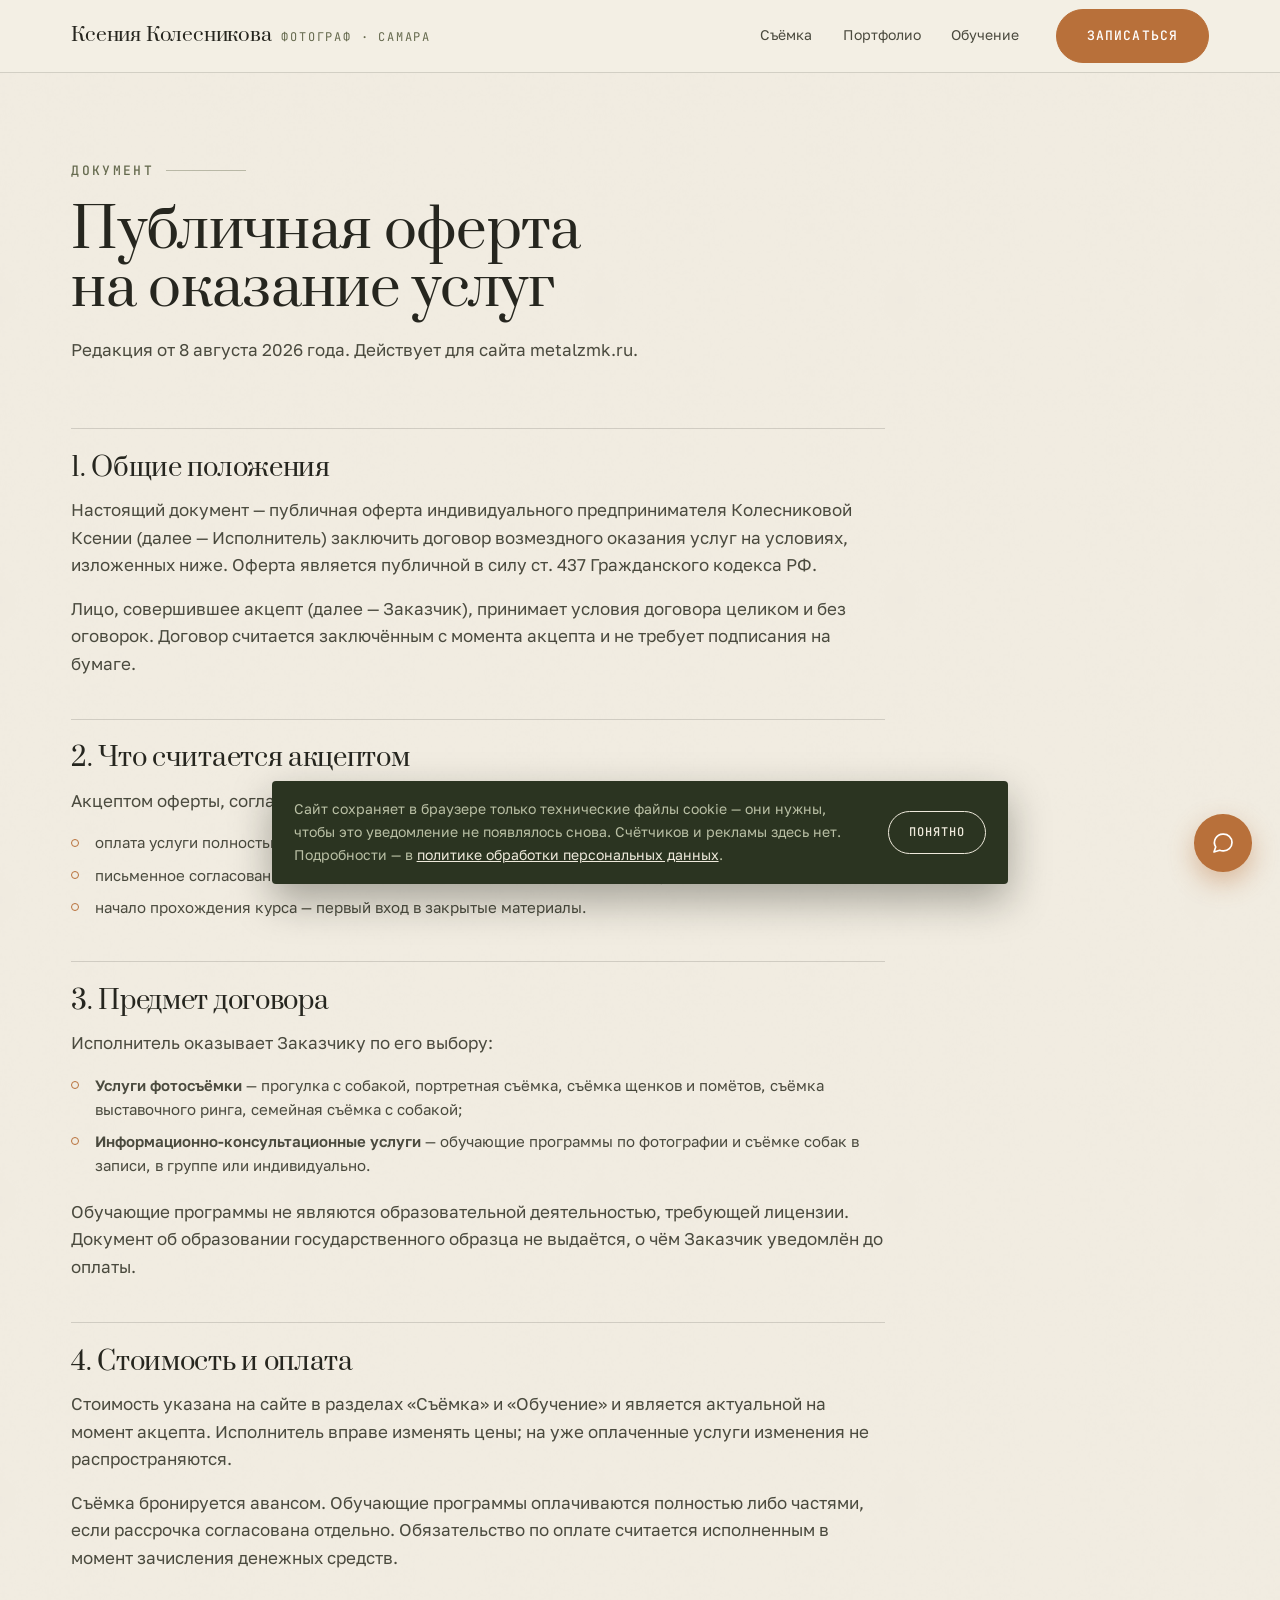
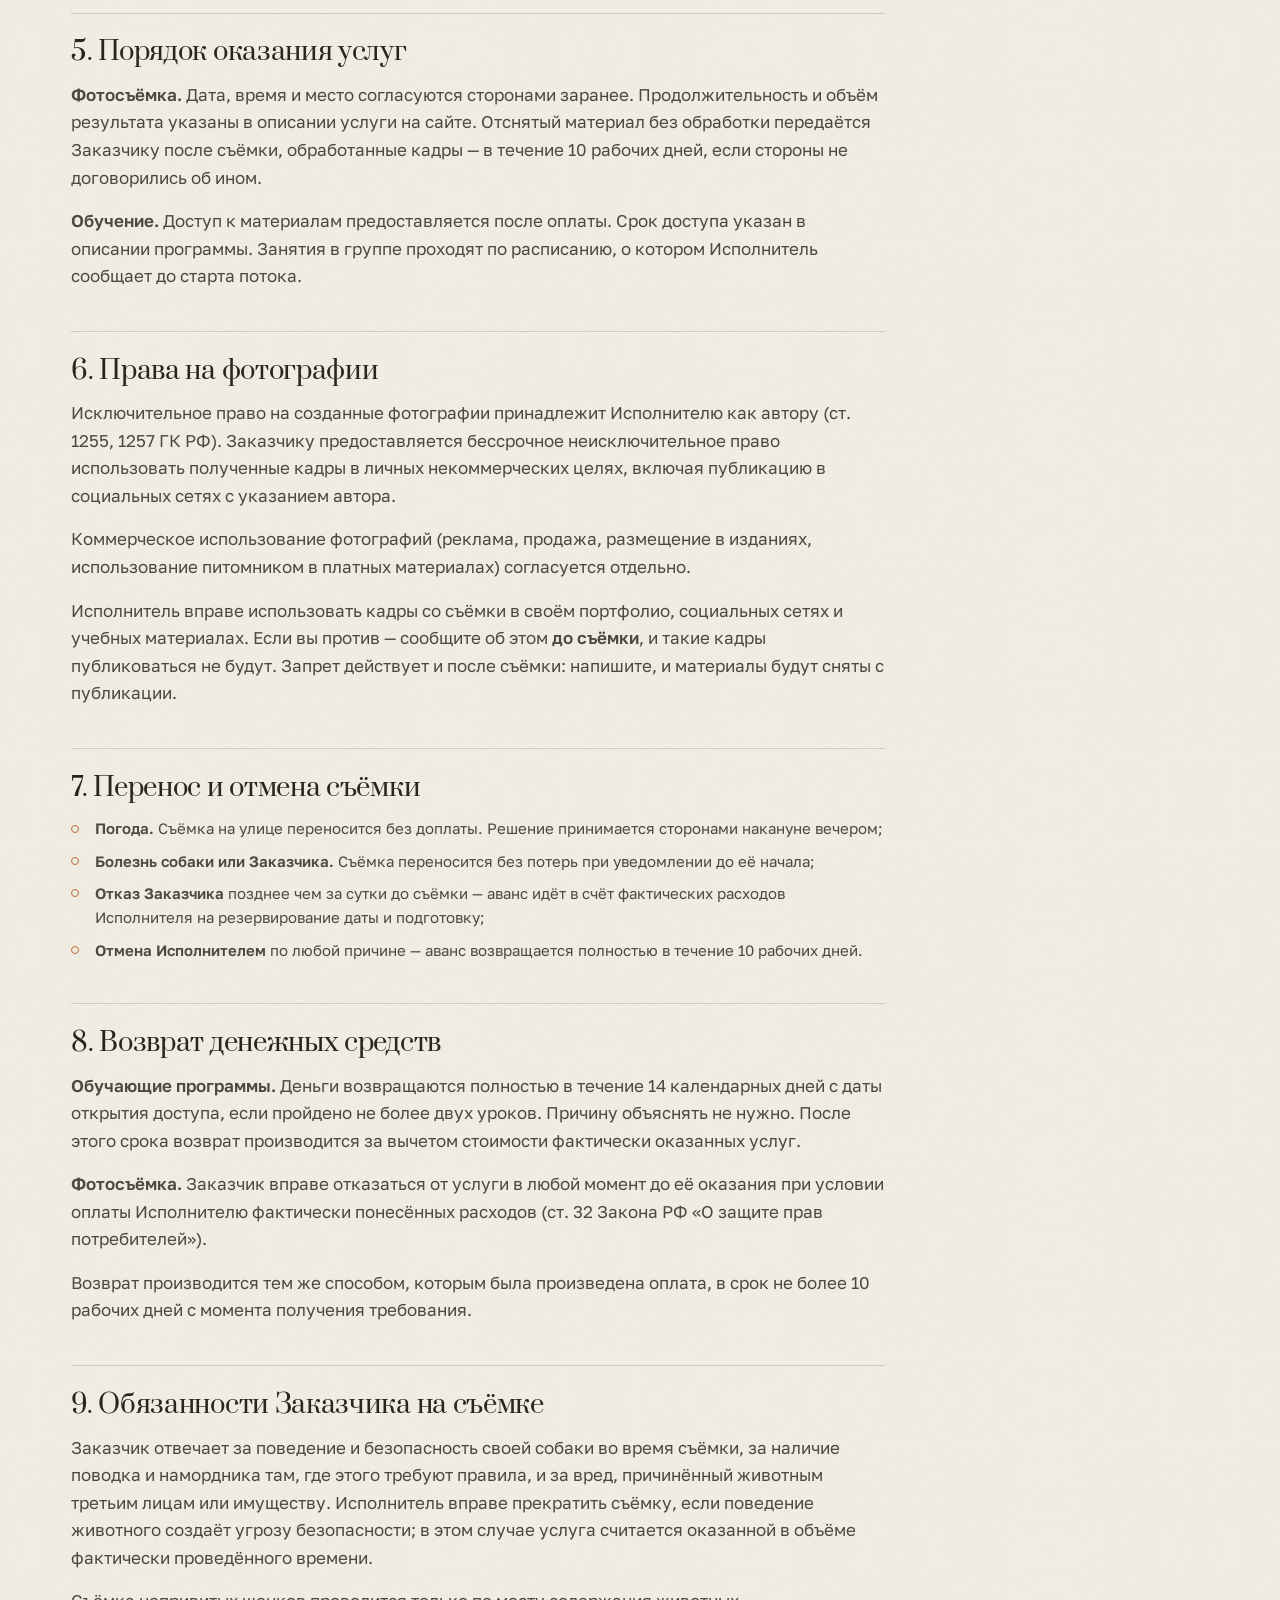
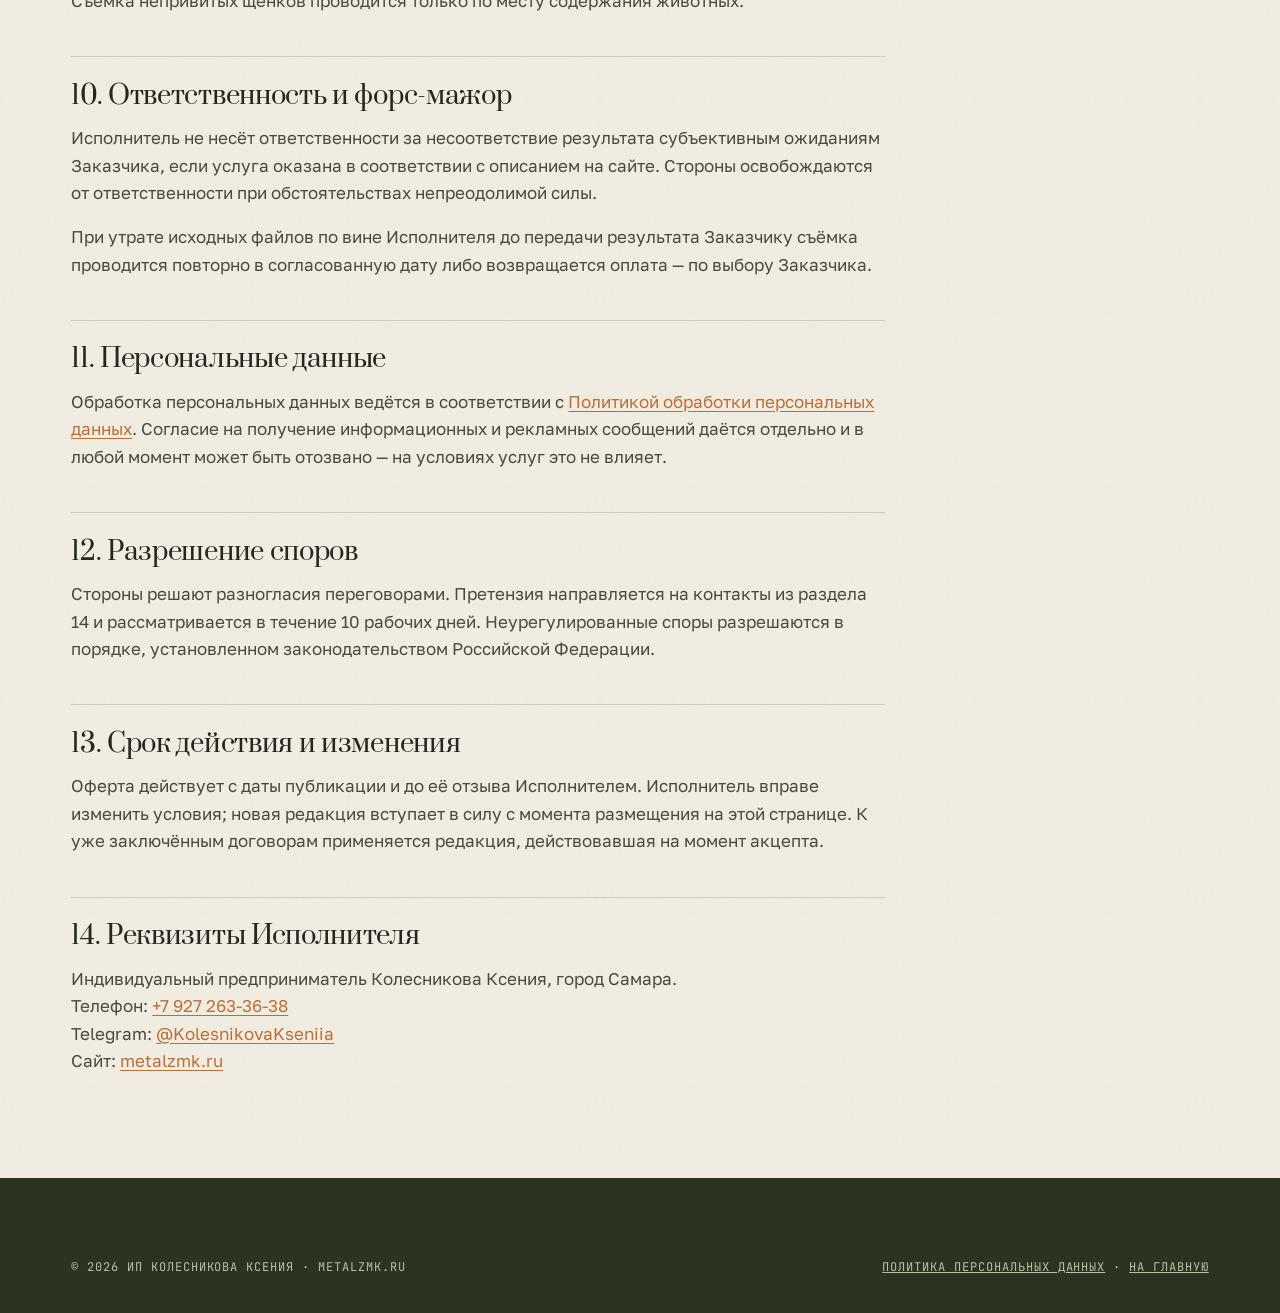
<file: site/oferta.html>
<!DOCTYPE html>
<html lang="ru">
<head>
<meta charset="utf-8">
<meta name="viewport" content="width=device-width, initial-scale=1">
<title>Публичная оферта на оказание услуг — Ксения Колесникова</title>
<meta name="description" content="Условия оказания услуг фотосъёмки и обучения: порядок заключения договора, оплата, сроки, права на фотографии, перенос и отмена съёмки, возврат денег.">
<link rel="canonical" href="https://metalzmk.ru/oferta.html">
<meta name="robots" content="index, follow">
<meta name="theme-color" content="#F4EFE4">

<link rel="icon" href="assets/favicon.svg" type="image/svg+xml">
<link rel="preload" as="font" type="font/woff2" crossorigin href="assets/fonts/golos-text-400-cyrillic.woff2">
<link rel="preload" as="font" type="font/woff2" crossorigin href="assets/fonts/prata-400-cyrillic.woff2">
<link rel="stylesheet" href="assets/css/fonts.css">
<script>document.documentElement.classList.add('js')</script>
<link rel="stylesheet" href="assets/css/styles.css?v=53e9b82d">

<script type="application/ld+json">
{
 "@context": "https://schema.org",
 "@type": "BreadcrumbList",
 "itemListElement": [
  {"@type": "ListItem", "position": 1, "name": "Главная", "item": "https://metalzmk.ru/"},
  {"@type": "ListItem", "position": 2, "name": "Публичная оферта", "item": "https://metalzmk.ru/oferta.html"}
 ]
}
</script>
</head>
<body>
<a class="skip" href="#main">К основному содержанию</a>

<header class="site-head">
  <div class="wrap site-head__in">
    <a class="brand" href="/">
      <span class="brand__name">Ксения Колесникова</span>
      <span class="brand__role">фотограф · Самара</span>
    </a>
    <nav class="nav" id="nav" aria-label="Основная навигация">
      <a class="nav__link" href="/#services">Съёмка</a>
      <a class="nav__link" href="/#folio">Портфолио</a>
      <a class="nav__link" href="obuchenie.html">Обучение</a>
      <a class="btn btn--solid nav__cta" href="/#contact">Записаться</a>
    </nav>
    <button class="burger" id="burger" aria-label="Меню" aria-expanded="false" aria-controls="nav">
      <span></span><span></span><span></span>
    </button>
  </div>
</header>

<main id="main">
  <section class="band wrap doc">
    <div class="sec-head">
      <p class="eyebrow">Документ</p>
      <h1 class="sec-head__title">Публичная оферта на оказание услуг</h1>
      <p class="sec-head__sub">Редакция от 8 августа 2026 года. Действует для сайта metalzmk.ru.</p>
    </div>

    <div class="doc__body">
      <!-- Когда будут под рукой ИНН, ОГРНИП и банковские реквизиты —
           допишите их в раздел 14. Без них договор действителен, но
           реквизиты упрощают возвраты и споры. -->

      <h2>1. Общие положения</h2>
      <p>
        Настоящий документ — публичная оферта индивидуального предпринимателя
        Колесниковой Ксении (далее — Исполнитель) заключить договор возмездного
        оказания услуг на условиях, изложенных ниже. Оферта является публичной
        в силу ст. 437 Гражданского кодекса РФ.
      </p>
      <p>
        Лицо, совершившее акцепт (далее — Заказчик), принимает условия договора
        целиком и без оговорок. Договор считается заключённым с момента акцепта
        и не требует подписания на бумаге.
      </p>

      <h2>2. Что считается акцептом</h2>
      <p>Акцептом оферты, согласно ст. 438 ГК РФ, признаётся любое из действий:</p>
      <ul class="ticks">
        <li>оплата услуги полностью или внесение аванса;</li>
        <li>письменное согласование даты съёмки в переписке после ознакомления
            с условиями;</li>
        <li>начало прохождения курса — первый вход в закрытые материалы.</li>
      </ul>

      <h2>3. Предмет договора</h2>
      <p>Исполнитель оказывает Заказчику по его выбору:</p>
      <ul class="ticks">
        <li><strong>Услуги фотосъёмки</strong> — прогулка с собакой, портретная
            съёмка, съёмка щенков и помётов, съёмка выставочного ринга, семейная
            съёмка с собакой;</li>
        <li><strong>Информационно-консультационные услуги</strong> — обучающие
            программы по фотографии и съёмке собак в записи, в группе или
            индивидуально.</li>
      </ul>
      <p>
        Обучающие программы не являются образовательной деятельностью, требующей
        лицензии. Документ об образовании государственного образца не выдаётся,
        о чём Заказчик уведомлён до оплаты.
      </p>

      <h2>4. Стоимость и оплата</h2>
      <p>
        Стоимость указана на сайте в разделах «Съёмка» и «Обучение» и является
        актуальной на момент акцепта. Исполнитель вправе изменять цены; на уже
        оплаченные услуги изменения не распространяются.
      </p>
      <p>
        Съёмка бронируется авансом. Обучающие программы оплачиваются полностью
        либо частями, если рассрочка согласована отдельно. Обязательство по
        оплате считается исполненным в момент зачисления денежных средств.
      </p>

      <h2>5. Порядок оказания услуг</h2>
      <p><strong>Фотосъёмка.</strong> Дата, время и место согласуются сторонами
        заранее. Продолжительность и объём результата указаны в описании услуги
        на сайте. Отснятый материал без обработки передаётся Заказчику после
        съёмки, обработанные кадры — в течение 10 рабочих дней, если стороны
        не договорились об ином.</p>
      <p><strong>Обучение.</strong> Доступ к материалам предоставляется после
        оплаты. Срок доступа указан в описании программы. Занятия в группе
        проходят по расписанию, о котором Исполнитель сообщает до старта потока.</p>

      <h2>6. Права на фотографии</h2>
      <p>
        Исключительное право на созданные фотографии принадлежит Исполнителю как
        автору (ст. 1255, 1257 ГК РФ). Заказчику предоставляется бессрочное
        неисключительное право использовать полученные кадры в личных
        некоммерческих целях, включая публикацию в социальных сетях с указанием
        автора.
      </p>
      <p>
        Коммерческое использование фотографий (реклама, продажа, размещение
        в изданиях, использование питомником в платных материалах) согласуется
        отдельно.
      </p>
      <p>
        Исполнитель вправе использовать кадры со съёмки в своём портфолио,
        социальных сетях и учебных материалах. Если вы против — сообщите об этом
        <strong>до съёмки</strong>, и такие кадры публиковаться не будут.
        Запрет действует и после съёмки: напишите, и материалы будут сняты
        с публикации.
      </p>

      <h2>7. Перенос и отмена съёмки</h2>
      <ul class="ticks">
        <li><strong>Погода.</strong> Съёмка на улице переносится без доплаты.
            Решение принимается сторонами накануне вечером;</li>
        <li><strong>Болезнь собаки или Заказчика.</strong> Съёмка переносится
            без потерь при уведомлении до её начала;</li>
        <li><strong>Отказ Заказчика</strong> позднее чем за сутки до съёмки —
            аванс идёт в счёт фактических расходов Исполнителя на резервирование
            даты и подготовку;</li>
        <li><strong>Отмена Исполнителем</strong> по любой причине — аванс
            возвращается полностью в течение 10 рабочих дней.</li>
      </ul>

      <h2>8. Возврат денежных средств</h2>
      <p>
        <strong>Обучающие программы.</strong> Деньги возвращаются полностью
        в течение 14 календарных дней с даты открытия доступа, если пройдено
        не более двух уроков. Причину объяснять не нужно. После этого срока
        возврат производится за вычетом стоимости фактически оказанных услуг.
      </p>
      <p>
        <strong>Фотосъёмка.</strong> Заказчик вправе отказаться от услуги
        в любой момент до её оказания при условии оплаты Исполнителю фактически
        понесённых расходов (ст. 32 Закона РФ «О защите прав потребителей»).
      </p>
      <p>
        Возврат производится тем же способом, которым была произведена оплата,
        в срок не более 10 рабочих дней с момента получения требования.
      </p>

      <h2>9. Обязанности Заказчика на съёмке</h2>
      <p>
        Заказчик отвечает за поведение и безопасность своей собаки во время
        съёмки, за наличие поводка и намордника там, где этого требуют правила,
        и за вред, причинённый животным третьим лицам или имуществу. Исполнитель
        вправе прекратить съёмку, если поведение животного создаёт угрозу
        безопасности; в этом случае услуга считается оказанной в объёме
        фактически проведённого времени.
      </p>
      <p>
        Съёмка непривитых щенков проводится только по месту содержания животных.
      </p>

      <h2>10. Ответственность и форс-мажор</h2>
      <p>
        Исполнитель не несёт ответственности за несоответствие результата
        субъективным ожиданиям Заказчика, если услуга оказана в соответствии
        с описанием на сайте. Стороны освобождаются от ответственности при
        обстоятельствах непреодолимой силы.
      </p>
      <p>
        При утрате исходных файлов по вине Исполнителя до передачи результата
        Заказчику съёмка проводится повторно в согласованную дату либо
        возвращается оплата — по выбору Заказчика.
      </p>

      <h2>11. Персональные данные</h2>
      <p>
        Обработка персональных данных ведётся в соответствии с
        <a href="politika.html">Политикой обработки персональных данных</a>.
        Согласие на получение информационных и рекламных сообщений даётся
        отдельно и в любой момент может быть отозвано — на условиях услуг
        это не влияет.
      </p>

      <h2>12. Разрешение споров</h2>
      <p>
        Стороны решают разногласия переговорами. Претензия направляется на
        контакты из раздела 14 и рассматривается в течение 10 рабочих дней.
        Неурегулированные споры разрешаются в порядке, установленном
        законодательством Российской Федерации.
      </p>

      <h2>13. Срок действия и изменения</h2>
      <p>
        Оферта действует с даты публикации и до её отзыва Исполнителем.
        Исполнитель вправе изменить условия; новая редакция вступает в силу
        с момента размещения на этой странице. К уже заключённым договорам
        применяется редакция, действовавшая на момент акцепта.
      </p>

      <h2 id="rekvizity">14. Реквизиты Исполнителя</h2>
      <p>
        Индивидуальный предприниматель Колесникова Ксения, город Самара.<br>
        Телефон: <a href="tel:+79272633638">+7 927 263-36-38</a><br>
        Telegram: <a href="https://t.me/KolesnikovaKseniia" target="_blank" rel="noopener">@KolesnikovaKseniia</a><br>
        Сайт: <a href="https://metalzmk.ru/">metalzmk.ru</a>
      </p>
    </div>
  </section>
</main>

<footer class="site-foot">
  <div class="wrap">
    <div class="site-foot__bottom" style="margin-top:0;border-top:0;">
      <span>© <span id="year">2026</span> ИП Колесникова Ксения · metalzmk.ru</span>
      <span><a href="politika.html">Политика персональных данных</a> · <a href="/">На главную</a></span>
    </div>
  </div>
</footer>

<!-- Плавающая кнопка связи -->
<div class="fab" id="fab">
  <div class="fab__menu" id="fab-menu" hidden>
    <a class="fab__item" href="tel:+79272633638"><span class="fab__label">Позвонить</span><span class="fab__ico" aria-hidden="true"><svg viewBox="0 0 24 24" fill="currentColor"><path d="M6.6 3h3l1.5 3.8-1.9 1.4a12 12 0 0 0 5.6 5.6l1.4-1.9L20 13.4v3A1.6 1.6 0 0 1 18.3 18 14.6 14.6 0 0 1 5 4.7 1.6 1.6 0 0 1 6.6 3z"/></svg></span></a>
    <a class="fab__item" href="https://t.me/KolesnikovaKseniia" target="_blank" rel="noopener"><span class="fab__label">Telegram</span><span class="fab__ico" aria-hidden="true"><svg viewBox="0 0 24 24" fill="currentColor"><path d="M21.9 4.3 18.6 20c-.2 1.1-.9 1.4-1.8.9l-5-3.7-2.4 2.3c-.3.3-.5.5-1 .5l.4-5.1L18 6.6c.4-.4-.1-.6-.6-.2L7.2 13l-4.9-1.5c-1.1-.3-1.1-1 .2-1.5l19.2-7.4c.9-.3 1.6.2 1.3 1.7z"/></svg></span></a>
    <a class="fab__item" href="https://wa.me/79272633638" target="_blank" rel="noopener"><span class="fab__label">WhatsApp</span><span class="fab__ico" aria-hidden="true"><svg viewBox="0 0 24 24" fill="currentColor"><path d="M12 2a10 10 0 0 0-8.6 15L2 22l5.2-1.4A10 10 0 1 0 12 2zm5.8 14.2c-.2.7-1.4 1.3-2 1.4-.5.1-1.2.1-1.9-.1-.4-.1-1-.3-1.8-.6-3-1.3-5-4.4-5.2-4.6-.1-.2-1.2-1.6-1.2-3s.7-2.1 1-2.4c.2-.3.5-.4.7-.4h.5c.2 0 .4 0 .6.5l.9 2.1c.1.2 0 .4-.1.5l-.3.4c-.1.1-.3.3-.1.6.1.3.7 1.2 1.5 1.9 1 .9 1.8 1.2 2.1 1.3.3.1.4.1.6-.1l.8-1c.2-.2.4-.2.6-.1l2 1c.2.1.4.2.4.3.1.2.1.7-.1 1.3z"/></svg></span></a>
    <a class="fab__item" href="https://vk.com/kolesnikovakseniafoto" target="_blank" rel="noopener"><span class="fab__label">ВКонтакте</span><span class="fab__ico" aria-hidden="true"><svg viewBox="0 0 24 24" fill="currentColor"><path d="M12.8 16.6c-5.3 0-8.6-3.7-8.7-9.8h2.7c.1 4.5 2.1 6.4 3.6 6.8V6.8h2.5v3.9c1.5-.2 3-1.9 3.6-3.9h2.5c-.4 2.4-2 4.1-3.2 4.8 1.2.6 3 2.1 3.7 4.9h-2.7c-.5-1.7-1.9-3.1-3.9-3.3v3.3h-.1z"/></svg></span></a>
  </div>
  <button class="fab__btn" id="fab-btn" aria-expanded="false" aria-controls="fab-menu" aria-label="Связаться">
    <svg class="fab__open" viewBox="0 0 24 24" fill="none" stroke="currentColor" stroke-width="1.7" stroke-linecap="round" stroke-linejoin="round"><path d="M21 11.5a8.4 8.4 0 0 1-9 8.4 9 9 0 0 1-3.3-.6L3 21l1.7-5.1A8.4 8.4 0 0 1 12 3.1a8.4 8.4 0 0 1 9 8.4z"/></svg>
    <svg class="fab__close" viewBox="0 0 24 24" fill="none" stroke="currentColor" stroke-width="1.9" stroke-linecap="round"><path d="M6 6l12 12M18 6L6 18"/></svg>
  </button>
</div>

<!-- Уведомление о cookie -->
<div class="cookie" id="cookie" hidden>
  <p class="cookie__text">Сайт сохраняет в браузере только технические файлы cookie — они нужны, чтобы это уведомление не появлялось снова. Счётчиков и рекламы здесь нет. Подробности — в <a href="/politika.html">политике обработки персональных данных</a>.</p>
  <div class="cookie__act">
    <button class="btn btn--onolive" id="cookie-ok" type="button">Понятно</button>
  </div>
</div>

<script src="assets/js/main.js?v=30f866e3" defer></script>
</body>
</html>
</file>
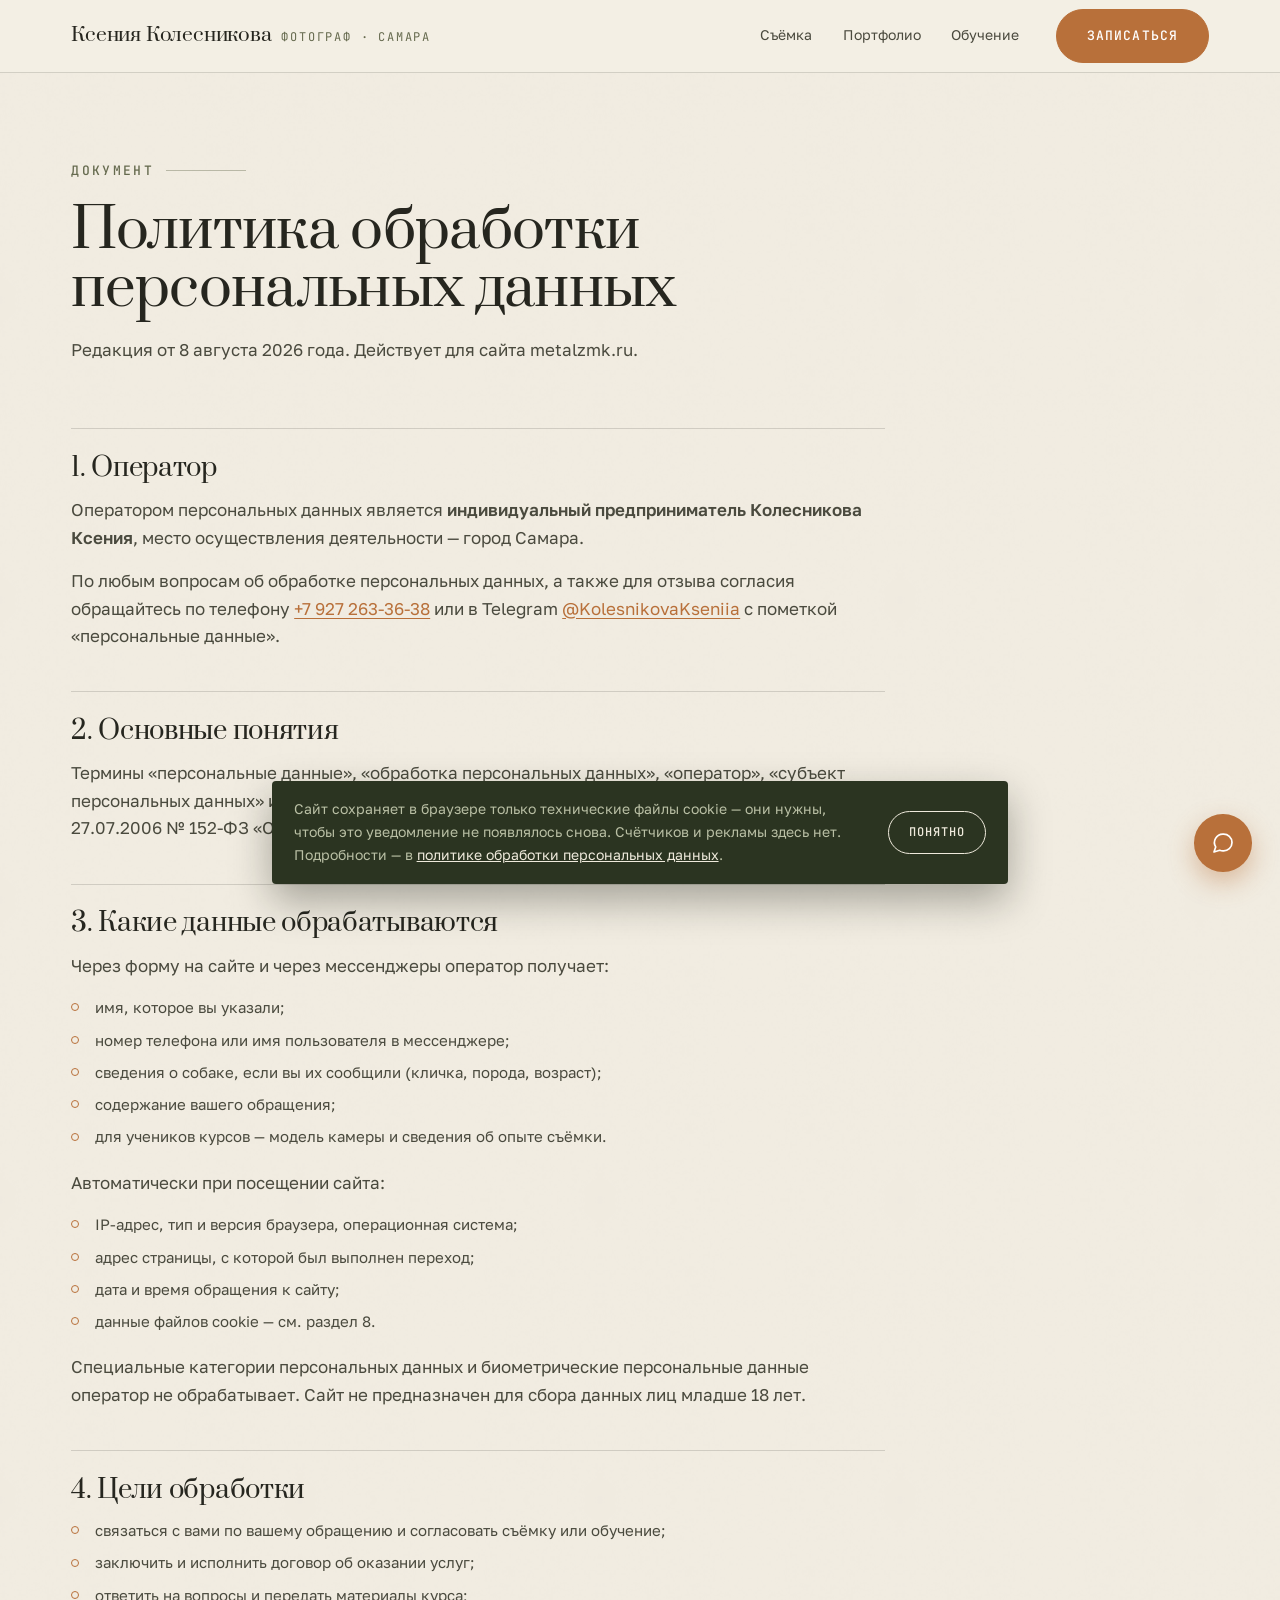
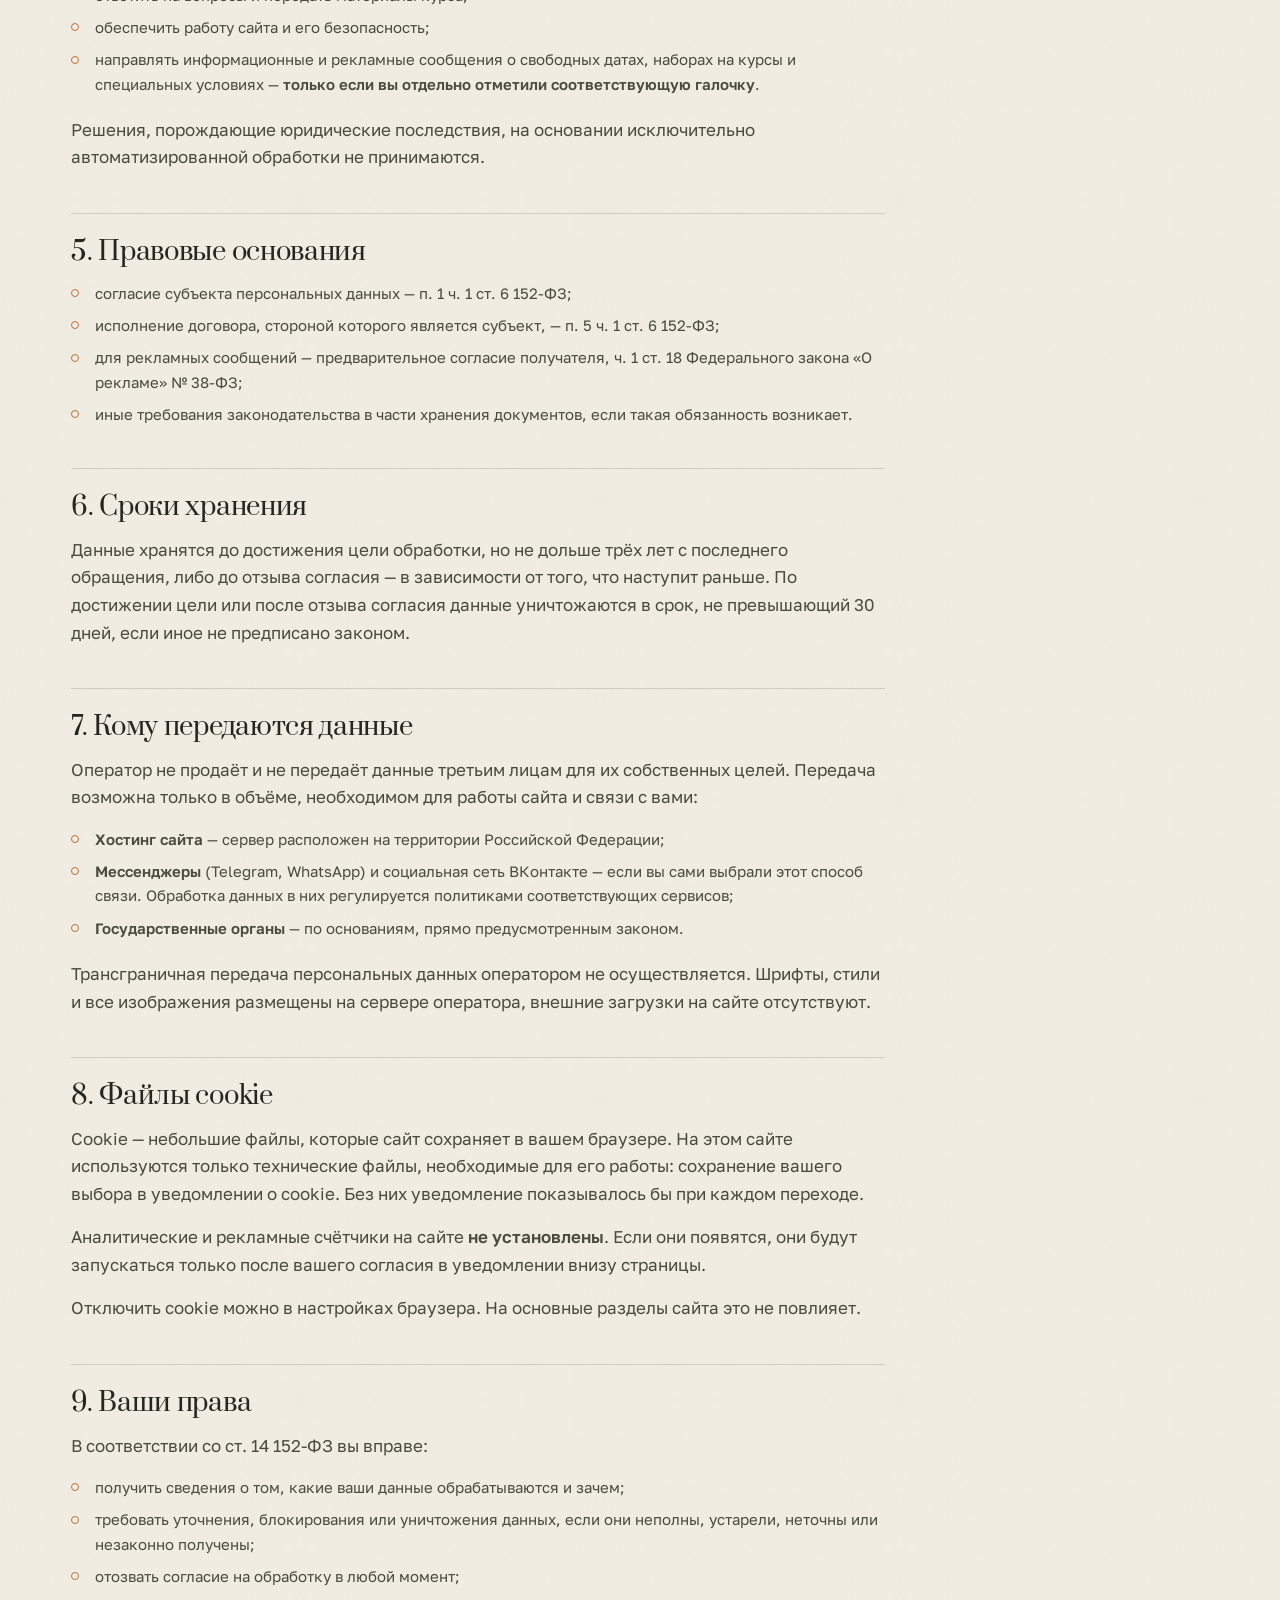
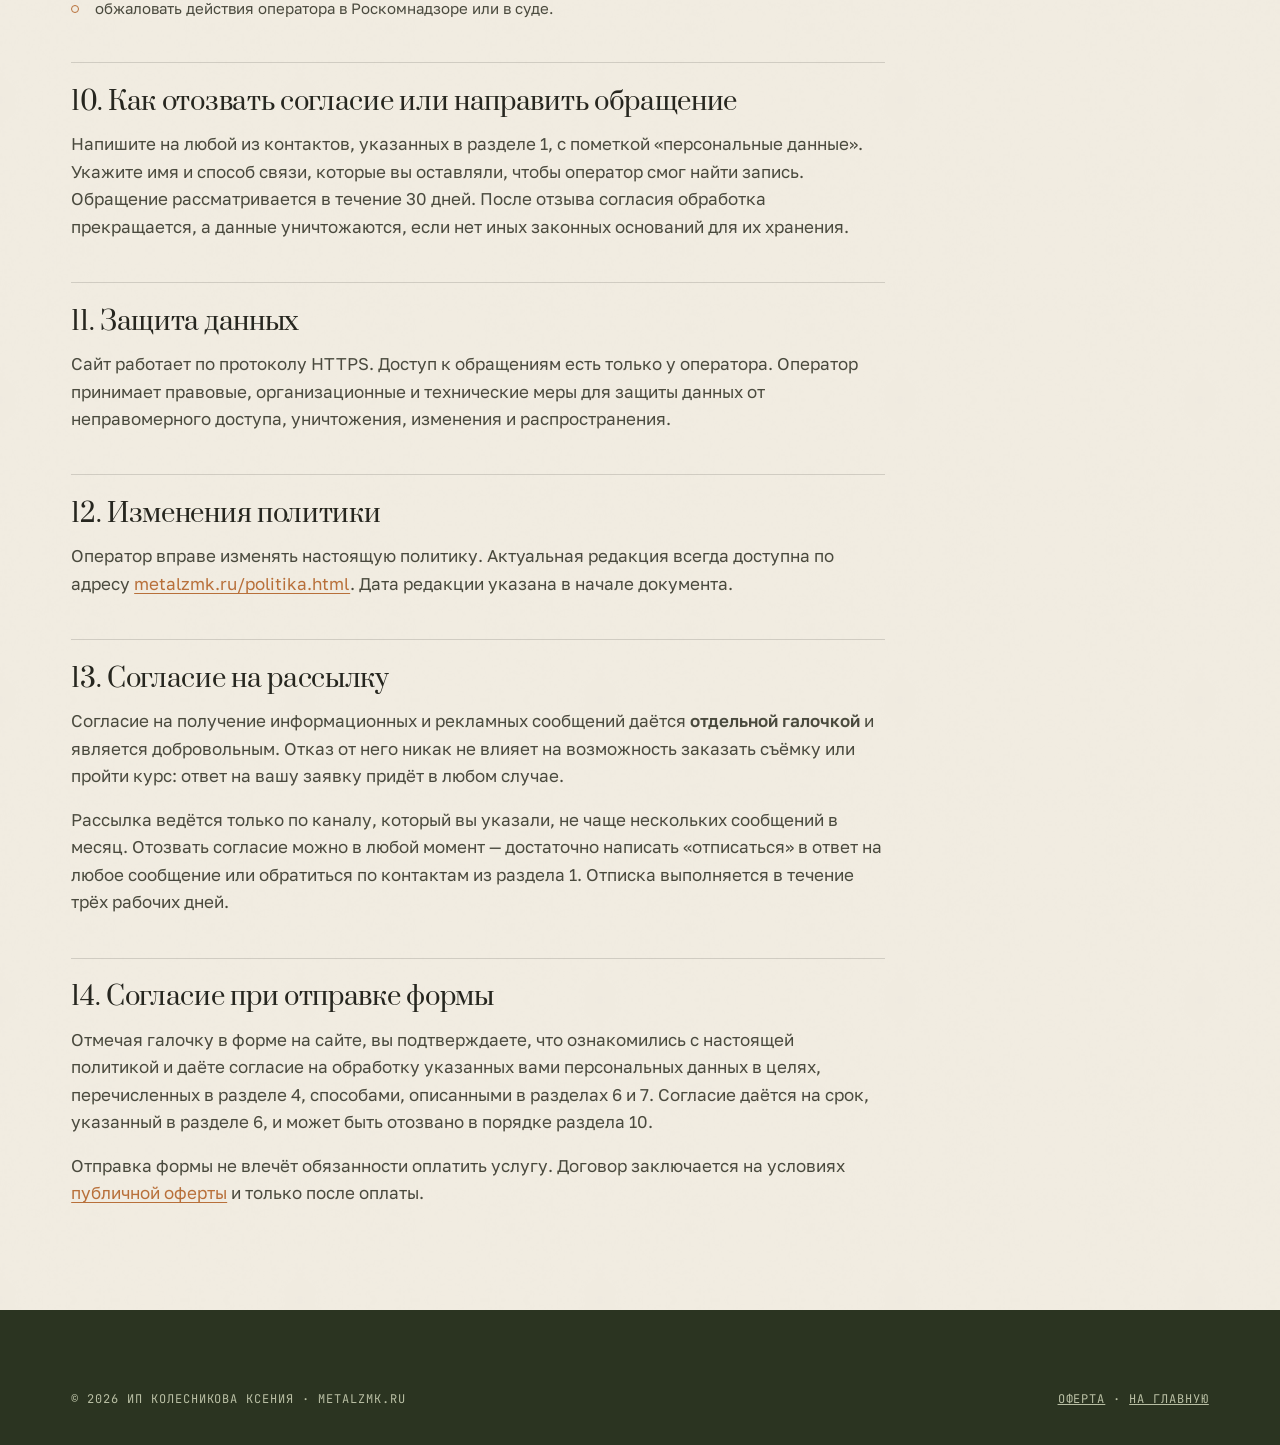
<file: site/politika.html>
<!DOCTYPE html>
<html lang="ru">
<head>
<meta charset="utf-8">
<meta name="viewport" content="width=device-width, initial-scale=1">
<title>Политика обработки персональных данных — Ксения Колесникова</title>
<meta name="description" content="Как обрабатываются персональные данные посетителей metalzmk.ru: что собирается, зачем, сколько хранится, кому передаётся и как отозвать согласие.">
<link rel="canonical" href="https://metalzmk.ru/politika.html">
<meta name="robots" content="index, follow">
<meta name="theme-color" content="#F4EFE4">

<link rel="icon" href="assets/favicon.svg" type="image/svg+xml">
<link rel="preload" as="font" type="font/woff2" crossorigin href="assets/fonts/golos-text-400-cyrillic.woff2">
<link rel="preload" as="font" type="font/woff2" crossorigin href="assets/fonts/prata-400-cyrillic.woff2">
<link rel="stylesheet" href="assets/css/fonts.css">
<script>document.documentElement.classList.add('js')</script>
<link rel="stylesheet" href="assets/css/styles.css?v=53e9b82d">
<script type="application/ld+json">
{
 "@context": "https://schema.org",
 "@type": "BreadcrumbList",
 "itemListElement": [
  {
   "@type": "ListItem",
   "position": 1,
   "name": "Главная",
   "item": "https://metalzmk.ru/"
  },
  {
   "@type": "ListItem",
   "position": 2,
   "name": "Политика обработки персональных данных",
   "item": "https://metalzmk.ru/politika.html"
  }
 ]
}
</script>
</head>
<body>
<a class="skip" href="#main">К основному содержанию</a>

<header class="site-head">
  <div class="wrap site-head__in">
    <a class="brand" href="/">
      <span class="brand__name">Ксения Колесникова</span>
      <span class="brand__role">фотограф · Самара</span>
    </a>
    <nav class="nav" id="nav" aria-label="Основная навигация">
      <a class="nav__link" href="/#services">Съёмка</a>
      <a class="nav__link" href="/#folio">Портфолио</a>
      <a class="nav__link" href="obuchenie.html">Обучение</a>
      <a class="btn btn--solid nav__cta" href="/#contact">Записаться</a>
    </nav>
    <button class="burger" id="burger" aria-label="Меню" aria-expanded="false" aria-controls="nav">
      <span></span><span></span><span></span>
    </button>
  </div>
</header>

<main id="main">
  <section class="band wrap doc">
    <div class="sec-head">
      <p class="eyebrow">Документ</p>
      <h1 class="sec-head__title">Политика обработки персональных данных</h1>
      <p class="sec-head__sub">
        Редакция от 8 августа 2026 года. Действует для сайта metalzmk.ru.
      </p>
    </div>

    <div class="doc__body">
      <!-- Когда будут под рукой ИНН и ОГРНИП — допишите их в раздел 1
           следующей строкой: «ИНН 000000000000, ОГРНИП 000000000000000.»
           Документ работает и без них: оператор однозначно определяется
           по статусу, имени, городу и контактам. Но с реквизитами лучше. -->
      <h2>1. Оператор</h2>
      <p>
        Оператором персональных данных является
        <strong>индивидуальный предприниматель Колесникова Ксения</strong>,
        место осуществления деятельности — город Самара.
      </p>
      <p>
        По любым вопросам об обработке персональных данных, а также для отзыва
        согласия обращайтесь по телефону
        <a href="tel:+79272633638">+7 927 263-36-38</a>
        или в Telegram
        <a href="https://t.me/KolesnikovaKseniia" target="_blank" rel="noopener">@KolesnikovaKseniia</a>
        с пометкой «персональные данные».
      </p>

      <h2>2. Основные понятия</h2>
      <p>
        Термины «персональные данные», «обработка персональных данных»,
        «оператор», «субъект персональных данных» используются в значениях,
        установленных Федеральным законом от 27.07.2006 № 152-ФЗ
        «О персональных данных».
      </p>

      <h2>3. Какие данные обрабатываются</h2>
      <p>Через форму на сайте и через мессенджеры оператор получает:</p>
      <ul class="ticks">
        <li>имя, которое вы указали;</li>
        <li>номер телефона или имя пользователя в мессенджере;</li>
        <li>сведения о собаке, если вы их сообщили (кличка, порода, возраст);</li>
        <li>содержание вашего обращения;</li>
        <li>для учеников курсов — модель камеры и сведения об опыте съёмки.</li>
      </ul>
      <p>Автоматически при посещении сайта:</p>
      <ul class="ticks">
        <li>IP-адрес, тип и версия браузера, операционная система;</li>
        <li>адрес страницы, с которой был выполнен переход;</li>
        <li>дата и время обращения к сайту;</li>
        <li>данные файлов cookie — см. раздел 8.</li>
      </ul>
      <p>
        Специальные категории персональных данных и биометрические персональные
        данные оператор не обрабатывает. Сайт не предназначен для сбора данных
        лиц младше 18 лет.
      </p>

      <h2>4. Цели обработки</h2>
      <ul class="ticks">
        <li>связаться с вами по вашему обращению и согласовать съёмку или обучение;</li>
        <li>заключить и исполнить договор об оказании услуг;</li>
        <li>ответить на вопросы и передать материалы курса;</li>
        <li>обеспечить работу сайта и его безопасность;</li>
        <li>направлять информационные и рекламные сообщения о свободных датах,
            наборах на курсы и специальных условиях — <strong>только если вы
            отдельно отметили соответствующую галочку</strong>.</li>
      </ul>
      <p>
        Решения, порождающие юридические последствия, на основании исключительно
        автоматизированной обработки не принимаются.
      </p>

      <h2>5. Правовые основания</h2>
      <ul class="ticks">
        <li>согласие субъекта персональных данных — п. 1 ч. 1 ст. 6 152-ФЗ;</li>
        <li>исполнение договора, стороной которого является субъект, —
            п. 5 ч. 1 ст. 6 152-ФЗ;</li>
        <li>для рекламных сообщений — предварительное согласие получателя,
            ч. 1 ст. 18 Федерального закона «О рекламе» № 38-ФЗ;</li>
        <li>иные требования законодательства в части хранения документов,
            если такая обязанность возникает.</li>
      </ul>

      <h2>6. Сроки хранения</h2>
      <p>
        Данные хранятся до достижения цели обработки, но не дольше трёх лет
        с последнего обращения, либо до отзыва согласия — в зависимости от того,
        что наступит раньше. По достижении цели или после отзыва согласия данные
        уничтожаются в срок, не превышающий 30 дней, если иное не предписано
        законом.
      </p>

      <h2>7. Кому передаются данные</h2>
      <p>
        Оператор не продаёт и не передаёт данные третьим лицам для их собственных
        целей. Передача возможна только в объёме, необходимом для работы сайта
        и связи с вами:
      </p>
      <ul class="ticks">
        <li><strong>Хостинг сайта</strong> — сервер расположен на территории
            Российской Федерации;</li>
        <li><strong>Мессенджеры</strong> (Telegram, WhatsApp) и социальная сеть
            ВКонтакте — если вы сами выбрали этот способ связи. Обработка данных
            в них регулируется политиками соответствующих сервисов;</li>
        <li><strong>Государственные органы</strong> — по основаниям, прямо
            предусмотренным законом.</li>
      </ul>
      <p>
        Трансграничная передача персональных данных оператором не осуществляется.
        Шрифты, стили и все изображения размещены на сервере оператора, внешние
        загрузки на сайте отсутствуют.
      </p>

      <h2>8. Файлы cookie</h2>
      <p>
        Cookie — небольшие файлы, которые сайт сохраняет в вашем браузере.
        На этом сайте используются только технические файлы, необходимые для его
        работы: сохранение вашего выбора в уведомлении о cookie. Без них
        уведомление показывалось бы при каждом переходе.
      </p>
      <p>
        Аналитические и рекламные счётчики на сайте <strong>не установлены</strong>.
        Если они появятся, они будут запускаться только после вашего согласия
        в уведомлении внизу страницы.
      </p>
      <p>
        Отключить cookie можно в настройках браузера. На основные разделы сайта
        это не повлияет.
      </p>

      <h2>9. Ваши права</h2>
      <p>В соответствии со ст. 14 152-ФЗ вы вправе:</p>
      <ul class="ticks">
        <li>получить сведения о том, какие ваши данные обрабатываются и зачем;</li>
        <li>требовать уточнения, блокирования или уничтожения данных, если они
            неполны, устарели, неточны или незаконно получены;</li>
        <li>отозвать согласие на обработку в любой момент;</li>
        <li>обжаловать действия оператора в Роскомнадзоре или в суде.</li>
      </ul>

      <h2>10. Как отозвать согласие или направить обращение</h2>
      <p>
        Напишите на любой из контактов, указанных в разделе 1, с пометкой
        «персональные данные». Укажите имя и способ связи, которые вы оставляли,
        чтобы оператор смог найти запись. Обращение рассматривается в течение
        30 дней. После отзыва согласия обработка прекращается, а данные
        уничтожаются, если нет иных законных оснований для их хранения.
      </p>

      <h2>11. Защита данных</h2>
      <p>
        Сайт работает по протоколу HTTPS. Доступ к обращениям есть только
        у оператора. Оператор принимает правовые, организационные и технические
        меры для защиты данных от неправомерного доступа, уничтожения, изменения
        и распространения.
      </p>

      <h2>12. Изменения политики</h2>
      <p>
        Оператор вправе изменять настоящую политику. Актуальная редакция всегда
        доступна по адресу
        <a href="https://metalzmk.ru/politika.html">metalzmk.ru/politika.html</a>.
        Дата редакции указана в начале документа.
      </p>

      <h2 id="rassylka">13. Согласие на рассылку</h2>
      <p>
        Согласие на получение информационных и рекламных сообщений даётся
        <strong>отдельной галочкой</strong> и является добровольным. Отказ
        от него никак не влияет на возможность заказать съёмку или пройти курс:
        ответ на вашу заявку придёт в любом случае.
      </p>
      <p>
        Рассылка ведётся только по каналу, который вы указали, не чаще
        нескольких сообщений в месяц. Отозвать согласие можно в любой момент —
        достаточно написать «отписаться» в ответ на любое сообщение или
        обратиться по контактам из раздела 1. Отписка выполняется в течение
        трёх рабочих дней.
      </p>

      <h2 id="soglasie">14. Согласие при отправке формы</h2>
      <p>
        Отмечая галочку в форме на сайте, вы подтверждаете, что ознакомились
        с настоящей политикой и даёте согласие на обработку указанных вами
        персональных данных в целях, перечисленных в разделе 4, способами,
        описанными в разделах 6 и 7. Согласие даётся на срок, указанный
        в разделе 6, и может быть отозвано в порядке раздела 10.
      </p>
      <p>
        Отправка формы не влечёт обязанности оплатить услугу. Договор
        заключается на условиях
        <a href="oferta.html">публичной оферты</a> и только после оплаты.
      </p>
    </div>
  </section>
</main>

<footer class="site-foot">
  <div class="wrap">
    <div class="site-foot__bottom" style="margin-top:0;border-top:0;">
      <span>© <span id="year">2026</span> ИП Колесникова Ксения · metalzmk.ru</span>
      <span><a href="/oferta.html">Оферта</a> · <a href="/">На главную</a></span>
    </div>
  </div>
</footer>


<!-- Плавающая кнопка связи -->
<div class="fab" id="fab">
  <div class="fab__menu" id="fab-menu" hidden>
    <a class="fab__item" href="tel:+79272633638"><span class="fab__label">Позвонить</span><span class="fab__ico" aria-hidden="true"><svg viewBox="0 0 24 24" fill="currentColor"><path d="M6.6 3h3l1.5 3.8-1.9 1.4a12 12 0 0 0 5.6 5.6l1.4-1.9L20 13.4v3A1.6 1.6 0 0 1 18.3 18 14.6 14.6 0 0 1 5 4.7 1.6 1.6 0 0 1 6.6 3z"/></svg></span></a>
    <a class="fab__item" href="https://t.me/KolesnikovaKseniia" target="_blank" rel="noopener"><span class="fab__label">Telegram</span><span class="fab__ico" aria-hidden="true"><svg viewBox="0 0 24 24" fill="currentColor"><path d="M21.9 4.3 18.6 20c-.2 1.1-.9 1.4-1.8.9l-5-3.7-2.4 2.3c-.3.3-.5.5-1 .5l.4-5.1L18 6.6c.4-.4-.1-.6-.6-.2L7.2 13l-4.9-1.5c-1.1-.3-1.1-1 .2-1.5l19.2-7.4c.9-.3 1.6.2 1.3 1.7z"/></svg></span></a>
    <a class="fab__item" href="https://wa.me/79272633638" target="_blank" rel="noopener"><span class="fab__label">WhatsApp</span><span class="fab__ico" aria-hidden="true"><svg viewBox="0 0 24 24" fill="currentColor"><path d="M12 2a10 10 0 0 0-8.6 15L2 22l5.2-1.4A10 10 0 1 0 12 2zm5.8 14.2c-.2.7-1.4 1.3-2 1.4-.5.1-1.2.1-1.9-.1-.4-.1-1-.3-1.8-.6-3-1.3-5-4.4-5.2-4.6-.1-.2-1.2-1.6-1.2-3s.7-2.1 1-2.4c.2-.3.5-.4.7-.4h.5c.2 0 .4 0 .6.5l.9 2.1c.1.2 0 .4-.1.5l-.3.4c-.1.1-.3.3-.1.6.1.3.7 1.2 1.5 1.9 1 .9 1.8 1.2 2.1 1.3.3.1.4.1.6-.1l.8-1c.2-.2.4-.2.6-.1l2 1c.2.1.4.2.4.3.1.2.1.7-.1 1.3z"/></svg></span></a>
    <a class="fab__item" href="https://vk.com/kolesnikovakseniafoto" target="_blank" rel="noopener"><span class="fab__label">ВКонтакте</span><span class="fab__ico" aria-hidden="true"><svg viewBox="0 0 24 24" fill="currentColor"><path d="M12.8 16.6c-5.3 0-8.6-3.7-8.7-9.8h2.7c.1 4.5 2.1 6.4 3.6 6.8V6.8h2.5v3.9c1.5-.2 3-1.9 3.6-3.9h2.5c-.4 2.4-2 4.1-3.2 4.8 1.2.6 3 2.1 3.7 4.9h-2.7c-.5-1.7-1.9-3.1-3.9-3.3v3.3h-.1z"/></svg></span></a>
  </div>
  <button class="fab__btn" id="fab-btn" aria-expanded="false" aria-controls="fab-menu" aria-label="Связаться">
    <svg class="fab__open" viewBox="0 0 24 24" fill="none" stroke="currentColor" stroke-width="1.7" stroke-linecap="round" stroke-linejoin="round"><path d="M21 11.5a8.4 8.4 0 0 1-9 8.4 9 9 0 0 1-3.3-.6L3 21l1.7-5.1A8.4 8.4 0 0 1 12 3.1a8.4 8.4 0 0 1 9 8.4z"/></svg>
    <svg class="fab__close" viewBox="0 0 24 24" fill="none" stroke="currentColor" stroke-width="1.9" stroke-linecap="round"><path d="M6 6l12 12M18 6L6 18"/></svg>
  </button>
</div>

<!-- Уведомление о cookie -->
<div class="cookie" id="cookie" hidden>
  <p class="cookie__text">Сайт сохраняет в браузере только технические файлы cookie — они нужны, чтобы это уведомление не появлялось снова. Счётчиков и рекламы здесь нет. Подробности — в <a href="/politika.html">политике обработки персональных данных</a>.</p>
  <div class="cookie__act">
    <button class="btn btn--onolive" id="cookie-ok" type="button">Понятно</button>
  </div>
</div>

<script src="assets/js/main.js?v=30f866e3" defer></script>
</body>
</html>
</file>
<file: site/assets/css/fonts.css>
/* Шрифты размещены на своём сервере: без запросов к Google,
   без передачи IP-адресов посетителей за рубеж и без лишнего DNS. */

@font-face {
  font-family: 'Golos Text';
  font-style: normal;
  font-weight: 400;
  font-display: swap;
  src: url('../fonts/golos-text-400-cyrillic-ext.woff2') format('woff2');
  unicode-range: U+0460-052F, U+1C80-1C8A, U+20B4, U+2DE0-2DFF, U+A640-A69F, U+FE2E-FE2F;
}
@font-face {
  font-family: 'Golos Text';
  font-style: normal;
  font-weight: 400;
  font-display: swap;
  src: url('../fonts/golos-text-400-cyrillic.woff2') format('woff2');
  unicode-range: U+0301, U+0400-045F, U+0490-0491, U+04B0-04B1, U+2116;
}
@font-face {
  font-family: 'Golos Text';
  font-style: normal;
  font-weight: 400;
  font-display: swap;
  src: url('../fonts/golos-text-400-latin-ext.woff2') format('woff2');
  unicode-range: U+0100-02BA, U+02BD-02C5, U+02C7-02CC, U+02CE-02D7, U+02DD-02FF, U+0304, U+0308, U+0329, U+1D00-1DBF, U+1E00-1E9F, U+1EF2-1EFF, U+2020, U+20A0-20AB, U+20AD-20C0, U+2113, U+2C60-2C7F, U+A720-A7FF;
}
@font-face {
  font-family: 'Golos Text';
  font-style: normal;
  font-weight: 400;
  font-display: swap;
  src: url('../fonts/golos-text-400-latin.woff2') format('woff2');
  unicode-range: U+0000-00FF, U+0131, U+0152-0153, U+02BB-02BC, U+02C6, U+02DA, U+02DC, U+0304, U+0308, U+0329, U+2000-206F, U+20AC, U+2122, U+2191, U+2193, U+2212, U+2215, U+FEFF, U+FFFD;
}
@font-face {
  font-family: 'Golos Text';
  font-style: normal;
  font-weight: 500;
  font-display: swap;
  src: url('../fonts/golos-text-500-cyrillic-ext.woff2') format('woff2');
  unicode-range: U+0460-052F, U+1C80-1C8A, U+20B4, U+2DE0-2DFF, U+A640-A69F, U+FE2E-FE2F;
}
@font-face {
  font-family: 'Golos Text';
  font-style: normal;
  font-weight: 500;
  font-display: swap;
  src: url('../fonts/golos-text-500-cyrillic.woff2') format('woff2');
  unicode-range: U+0301, U+0400-045F, U+0490-0491, U+04B0-04B1, U+2116;
}
@font-face {
  font-family: 'Golos Text';
  font-style: normal;
  font-weight: 500;
  font-display: swap;
  src: url('../fonts/golos-text-500-latin-ext.woff2') format('woff2');
  unicode-range: U+0100-02BA, U+02BD-02C5, U+02C7-02CC, U+02CE-02D7, U+02DD-02FF, U+0304, U+0308, U+0329, U+1D00-1DBF, U+1E00-1E9F, U+1EF2-1EFF, U+2020, U+20A0-20AB, U+20AD-20C0, U+2113, U+2C60-2C7F, U+A720-A7FF;
}
@font-face {
  font-family: 'Golos Text';
  font-style: normal;
  font-weight: 500;
  font-display: swap;
  src: url('../fonts/golos-text-500-latin.woff2') format('woff2');
  unicode-range: U+0000-00FF, U+0131, U+0152-0153, U+02BB-02BC, U+02C6, U+02DA, U+02DC, U+0304, U+0308, U+0329, U+2000-206F, U+20AC, U+2122, U+2191, U+2193, U+2212, U+2215, U+FEFF, U+FFFD;
}
@font-face {
  font-family: 'Golos Text';
  font-style: normal;
  font-weight: 600;
  font-display: swap;
  src: url('../fonts/golos-text-600-cyrillic-ext.woff2') format('woff2');
  unicode-range: U+0460-052F, U+1C80-1C8A, U+20B4, U+2DE0-2DFF, U+A640-A69F, U+FE2E-FE2F;
}
@font-face {
  font-family: 'Golos Text';
  font-style: normal;
  font-weight: 600;
  font-display: swap;
  src: url('../fonts/golos-text-600-cyrillic.woff2') format('woff2');
  unicode-range: U+0301, U+0400-045F, U+0490-0491, U+04B0-04B1, U+2116;
}
@font-face {
  font-family: 'Golos Text';
  font-style: normal;
  font-weight: 600;
  font-display: swap;
  src: url('../fonts/golos-text-600-latin-ext.woff2') format('woff2');
  unicode-range: U+0100-02BA, U+02BD-02C5, U+02C7-02CC, U+02CE-02D7, U+02DD-02FF, U+0304, U+0308, U+0329, U+1D00-1DBF, U+1E00-1E9F, U+1EF2-1EFF, U+2020, U+20A0-20AB, U+20AD-20C0, U+2113, U+2C60-2C7F, U+A720-A7FF;
}
@font-face {
  font-family: 'Golos Text';
  font-style: normal;
  font-weight: 600;
  font-display: swap;
  src: url('../fonts/golos-text-600-latin.woff2') format('woff2');
  unicode-range: U+0000-00FF, U+0131, U+0152-0153, U+02BB-02BC, U+02C6, U+02DA, U+02DC, U+0304, U+0308, U+0329, U+2000-206F, U+20AC, U+2122, U+2191, U+2193, U+2212, U+2215, U+FEFF, U+FFFD;
}
@font-face {
  font-family: 'JetBrains Mono';
  font-style: normal;
  font-weight: 400;
  font-display: swap;
  src: url('../fonts/jetbrains-mono-400-cyrillic-ext.woff2') format('woff2');
  unicode-range: U+0460-052F, U+1C80-1C8A, U+20B4, U+2DE0-2DFF, U+A640-A69F, U+FE2E-FE2F;
}
@font-face {
  font-family: 'JetBrains Mono';
  font-style: normal;
  font-weight: 400;
  font-display: swap;
  src: url('../fonts/jetbrains-mono-400-cyrillic.woff2') format('woff2');
  unicode-range: U+0301, U+0400-045F, U+0490-0491, U+04B0-04B1, U+2116;
}
@font-face {
  font-family: 'JetBrains Mono';
  font-style: normal;
  font-weight: 400;
  font-display: swap;
  src: url('../fonts/jetbrains-mono-400-latin-ext.woff2') format('woff2');
  unicode-range: U+0100-02BA, U+02BD-02C5, U+02C7-02CC, U+02CE-02D7, U+02DD-02FF, U+0304, U+0308, U+0329, U+1D00-1DBF, U+1E00-1E9F, U+1EF2-1EFF, U+2020, U+20A0-20AB, U+20AD-20C0, U+2113, U+2C60-2C7F, U+A720-A7FF;
}
@font-face {
  font-family: 'JetBrains Mono';
  font-style: normal;
  font-weight: 400;
  font-display: swap;
  src: url('../fonts/jetbrains-mono-400-latin.woff2') format('woff2');
  unicode-range: U+0000-00FF, U+0131, U+0152-0153, U+02BB-02BC, U+02C6, U+02DA, U+02DC, U+0304, U+0308, U+0329, U+2000-206F, U+20AC, U+2122, U+2191, U+2193, U+2212, U+2215, U+FEFF, U+FFFD;
}
@font-face {
  font-family: 'JetBrains Mono';
  font-style: normal;
  font-weight: 500;
  font-display: swap;
  src: url('../fonts/jetbrains-mono-500-cyrillic-ext.woff2') format('woff2');
  unicode-range: U+0460-052F, U+1C80-1C8A, U+20B4, U+2DE0-2DFF, U+A640-A69F, U+FE2E-FE2F;
}
@font-face {
  font-family: 'JetBrains Mono';
  font-style: normal;
  font-weight: 500;
  font-display: swap;
  src: url('../fonts/jetbrains-mono-500-cyrillic.woff2') format('woff2');
  unicode-range: U+0301, U+0400-045F, U+0490-0491, U+04B0-04B1, U+2116;
}
@font-face {
  font-family: 'JetBrains Mono';
  font-style: normal;
  font-weight: 500;
  font-display: swap;
  src: url('../fonts/jetbrains-mono-500-latin-ext.woff2') format('woff2');
  unicode-range: U+0100-02BA, U+02BD-02C5, U+02C7-02CC, U+02CE-02D7, U+02DD-02FF, U+0304, U+0308, U+0329, U+1D00-1DBF, U+1E00-1E9F, U+1EF2-1EFF, U+2020, U+20A0-20AB, U+20AD-20C0, U+2113, U+2C60-2C7F, U+A720-A7FF;
}
@font-face {
  font-family: 'JetBrains Mono';
  font-style: normal;
  font-weight: 500;
  font-display: swap;
  src: url('../fonts/jetbrains-mono-500-latin.woff2') format('woff2');
  unicode-range: U+0000-00FF, U+0131, U+0152-0153, U+02BB-02BC, U+02C6, U+02DA, U+02DC, U+0304, U+0308, U+0329, U+2000-206F, U+20AC, U+2122, U+2191, U+2193, U+2212, U+2215, U+FEFF, U+FFFD;
}
@font-face {
  font-family: 'Prata';
  font-style: normal;
  font-weight: 400;
  font-display: swap;
  src: url('../fonts/prata-400-cyrillic-ext.woff2') format('woff2');
  unicode-range: U+0460-052F, U+1C80-1C8A, U+20B4, U+2DE0-2DFF, U+A640-A69F, U+FE2E-FE2F;
}
@font-face {
  font-family: 'Prata';
  font-style: normal;
  font-weight: 400;
  font-display: swap;
  src: url('../fonts/prata-400-cyrillic.woff2') format('woff2');
  unicode-range: U+0301, U+0400-045F, U+0490-0491, U+04B0-04B1, U+2116;
}
@font-face {
  font-family: 'Prata';
  font-style: normal;
  font-weight: 400;
  font-display: swap;
  src: url('../fonts/prata-400-latin.woff2') format('woff2');
  unicode-range: U+0000-00FF, U+0131, U+0152-0153, U+02BB-02BC, U+02C6, U+02DA, U+02DC, U+0304, U+0308, U+0329, U+2000-206F, U+20AC, U+2122, U+2191, U+2193, U+2212, U+2215, U+FEFF, U+FFFD;
}
</file>
<file: site/assets/css/styles.css>
/* ==========================================================================
   Ксения Колесникова — фотограф собак, Самара
   Дизайн-система «выставочный каталог»
   ========================================================================== */

/* --- Tokens ------------------------------------------------------------- */
:root {
  --paper:      #F4EFE4;
  --paper-deep: #EAE2D2;
  --ink:        #26261F;
  --ink-soft:   #4A4A3E;
  --olive:      #3D4A2F;
  --olive-deep: #2B3421;
  --sage:       #8A8F72;   /* линейки и декор */
  --label:      #656A4E;   /* текстовые подписи: контраст 4.9:1 на кремовом */
  --ochre:      #B8703A;
  --rosette:    #9C2B2B;

  --on-olive:      #EFEADC;
  --on-olive-soft: #B9BFA4;

  --ff-display: "Prata", "Times New Roman", serif;
  --ff-body:    "Golos Text", -apple-system, "Segoe UI", Roboto, sans-serif;
  --ff-mono:    "JetBrains Mono", ui-monospace, "SF Mono", Menlo, monospace;

  --wrap: 1240px;
  --gut: clamp(1.25rem, 4vw, 3.5rem);

  --rule: 1px solid rgba(38, 38, 31, .16);
  --rule-olive: 1px solid rgba(239, 234, 220, .2);

  --step: clamp(3.5rem, 6.8vw, 6.5rem);
}

/* --- Reset -------------------------------------------------------------- */
*, *::before, *::after { box-sizing: border-box; }
html { -webkit-text-size-adjust: 100%; scroll-behavior: smooth; }
@media (prefers-reduced-motion: reduce) { html { scroll-behavior: auto; } }

body {
  margin: 0;
  background-color: var(--paper);
  background-image: url("../art/paper-grain.jpg");
  background-size: 300px;
  background-blend-mode: multiply;
  color: var(--ink);
  font-family: var(--ff-body);
  font-size: 1.0625rem;
  line-height: 1.62;
  font-weight: 400;
  overflow-x: hidden;
}

img { max-width: 100%; display: block; height: auto; }
a { color: inherit; }
button { font: inherit; color: inherit; }

h1, h2, h3, h4 {
  font-family: var(--ff-display);
  font-weight: 400;
  line-height: 1.06;
  letter-spacing: -.012em;
  margin: 0;
  text-wrap: balance;
}

p { margin: 0; }

::selection { background: var(--ochre); color: var(--paper); }

:focus-visible {
  outline: 2px solid var(--ochre);
  outline-offset: 3px;
  border-radius: 100px;
}

/* --- Layout primitives -------------------------------------------------- */
.wrap {
  width: 100%;
  max-width: var(--wrap);
  margin-inline: auto;
  padding-inline: var(--gut);
}

.band { padding-block: var(--step); position: relative; }
.band--olive {
  background: var(--olive);
  color: var(--on-olive);
}
.band--olive h1, .band--olive h2, .band--olive h3 { color: var(--on-olive); }

.skip {
  position: absolute; left: -9999px; top: 0;
  background: var(--ink); color: var(--paper);
  padding: .75rem 1.25rem; z-index: 100;
}
.skip:focus { left: .5rem; top: .5rem; }

/* --- Eyebrow / rules ---------------------------------------------------- */
.eyebrow {
  font-family: var(--ff-mono);
  font-size: .8125rem;
  font-weight: 500;
  letter-spacing: .18em;
  text-transform: uppercase;
  color: var(--label);
  margin: 0 0 1.4rem;
  display: flex;
  align-items: center;
  gap: .75rem;
}
.eyebrow::after {
  content: "";
  flex: 1;
  height: 1px;
  background: currentColor;
  opacity: .4;
  max-width: 5rem;
}
.eyebrow--center { justify-content: center; }
.eyebrow--center::before {
  content: "";
  flex: 1; height: 1px; background: currentColor; opacity: .4; max-width: 5rem;
}
.band--olive .eyebrow, .edu .eyebrow { color: var(--on-olive-soft); }

/* --- Signature: ринговый номер ------------------------------------------ */
.ring-tag {
  --tag-bg: var(--paper);
  --tag-ink: var(--ink);
  position: relative;
  display: inline-flex;
  flex-direction: column;
  align-items: center;
  justify-content: flex-end;
  width: 4.25rem;
  min-height: 5.25rem;
  padding: 1.5rem .5rem .625rem;
  background: var(--tag-bg);
  color: var(--tag-ink);
  border: 1.5px solid var(--tag-ink);
  border-radius: 3px;
  font-family: var(--ff-mono);
  font-weight: 500;
  text-align: center;
  box-shadow: 3px 4px 0 rgba(38, 38, 31, .1);
}
/* пробитое отверстие */
.ring-tag::before {
  content: "";
  position: absolute;
  top: .55rem; left: 50%;
  width: .55rem; height: .55rem;
  margin-left: -.275rem;
  border: 1.5px solid var(--tag-ink);
  border-radius: 50%;
  background: transparent;
}
/* шнурок */
.ring-tag::after {
  content: "";
  position: absolute;
  bottom: 100%; left: 50%;
  width: 1px; height: 1.75rem;
  background: var(--tag-ink);
  opacity: .55;
  transform: rotate(6deg);
  transform-origin: bottom center;
}
.ring-tag__num { font-size: 1.5rem; line-height: 1; letter-spacing: -.02em; }
.ring-tag__cap {
  font-size: .5625rem; letter-spacing: .14em; text-transform: uppercase;
  opacity: .7; margin-top: .3rem;
}
.ring-tag--sm { width: 3.25rem; min-height: 4rem; padding: 1.15rem .375rem .5rem; }
.ring-tag--sm .ring-tag__num { font-size: 1.0625rem; }
.ring-tag--sm::after { height: 1.1rem; }
.ring-tag--rosette { --tag-bg: var(--rosette); --tag-ink: var(--paper); border-color: var(--rosette); }
.ring-tag--rosette::before { border-color: var(--paper); }
.ring-tag--rosette::after { background: var(--rosette); }
.ring-tag--nocord::after { display: none; }

/* --- Buttons ------------------------------------------------------------ */
.btn {
  display: inline-flex;
  align-items: center;
  gap: .6rem;
  padding: .95rem 1.85rem;
  border: 1.5px solid var(--ink);
  border-radius: 100px;
  background: transparent;
  color: var(--ink);
  font-family: var(--ff-mono);
  font-size: .8125rem;
  font-weight: 500;
  letter-spacing: .09em;
  text-transform: uppercase;
  text-decoration: none;
  cursor: pointer;
  transition: background-color .22s ease, color .22s ease, transform .22s ease;
}
.btn:hover { background: var(--ink); color: var(--paper); transform: translateY(-2px); }
.btn__arr { transition: transform .22s ease; }
.btn:hover .btn__arr { transform: translateX(4px); }

.btn--solid { background: var(--ochre); border-color: var(--ochre); color: #fff; }
.btn--solid:hover { background: var(--ink); border-color: var(--ink); color: var(--paper); }

.btn--onolive { border-color: var(--on-olive); color: var(--on-olive); }
.btn--onolive:hover { background: var(--on-olive); color: var(--olive); }

.btn--wide { width: 100%; justify-content: center; }

/* --- Header ------------------------------------------------------------- */
.site-head {
  position: sticky;
  top: 0;
  z-index: 60;
  background: color-mix(in srgb, var(--paper) 92%, transparent);
  backdrop-filter: blur(10px);
  border-bottom: var(--rule);
}
.site-head__in {
  display: flex;
  align-items: center;
  justify-content: space-between;
  gap: 1.5rem;
  min-height: 4.5rem;
}
.brand {
  display: flex;
  align-items: baseline;
  gap: .6rem;
  text-decoration: none;
  min-width: 0;
}
.brand__name { font-family: var(--ff-display); font-size: 1.2rem; letter-spacing: -.01em; }
.brand__role {
  font-family: var(--ff-mono);
  font-size: .75rem; letter-spacing: .15em; text-transform: uppercase; color: var(--label);
}
.nav { display: flex; align-items: center; gap: 1.9rem; }
.nav__link {
  font-size: .875rem;
  text-decoration: none;
  color: var(--ink-soft);
  padding-block: .35rem;
  border-bottom: 1px solid transparent;
  transition: color .2s, border-color .2s;
  white-space: nowrap;
}
.nav__link:hover, .nav__link[aria-current="page"] { color: var(--ink); border-bottom-color: var(--ochre); }
.nav__cta { margin-left: .4rem; }

.burger {
  display: none;
  width: 2.75rem; height: 2.75rem;
  border: 1.5px solid var(--ink); border-radius: 2px;
  background: transparent; cursor: pointer;
  padding: 0; place-items: center;
}
.burger span { display: block; width: 1.1rem; height: 1.5px; background: var(--ink); margin: .2rem auto; transition: transform .25s, opacity .25s; }
.burger[aria-expanded="true"] span:nth-child(1) { transform: translateY(.35rem) rotate(45deg); }
.burger[aria-expanded="true"] span:nth-child(2) { opacity: 0; }
.burger[aria-expanded="true"] span:nth-child(3) { transform: translateY(-.35rem) rotate(-45deg); }

/* На узких экранах имя и роль встают друг под друга,
   иначе шапка выталкивает бургер за край и появляется боковой скролл. */
@media (max-width: 620px) {
  .eyebrow { letter-spacing: .1em; gap: .5rem; }
  /* В первом экране на телефоне надзаголовок лишний: город и услуги
     всё равно названы в H1, в описании и в полосе фактов ниже. */
  .hero .eyebrow { display: none; }
  .brand { flex-direction: column; align-items: flex-start; gap: .15rem; }
  .brand__name { font-size: 1.0625rem; line-height: 1.1; }
  .brand__role { font-size: .5625rem; letter-spacing: .14em; }
  .site-head__in { gap: 1rem; }
}

@media (max-width: 960px) {
  .burger { display: grid; }
  .nav {
    position: fixed;
    inset: 4.5rem 0 auto;
    flex-direction: column;
    align-items: stretch;
    gap: 0;
    background: var(--paper);
    border-bottom: var(--rule);
    padding: 1rem var(--gut) 2rem;
    transform: translateY(-120%);
    transition: transform .3s cubic-bezier(.4, 0, .2, 1);
    box-shadow: 0 20px 40px rgba(38, 38, 31, .1);
  }
  .nav[data-open="true"] { transform: translateY(0); }
  .nav__link { padding-block: .9rem; border-bottom: var(--rule); font-size: 1.0625rem; }
  .nav__cta { margin: 1.25rem 0 0; justify-content: center; }
}

/* --- Hero --------------------------------------------------------------- */
.hero { padding-block: clamp(3rem, 7vw, 6rem) clamp(3rem, 6vw, 5rem); position: relative; }
.hero__grid {
  display: grid;
  grid-template-columns: minmax(0, 1.05fr) minmax(0, .95fr);
  gap: clamp(2rem, 5vw, 4.5rem);
  align-items: center;
}
.hero__title {
  /* Заголовок называет обе услуги, поэтому длиннее прежнего:
     кегль подобран так, чтобы он лёг ровно в две строки. */
  font-size: clamp(2.1rem, 4.4vw, 3.2rem);
  margin-bottom: 1.6rem;
}
.hero__title em {
  font-style: normal;
  display: block;
  color: var(--ochre);
}
.hero__lead {
  font-size: clamp(1.0625rem, 1.5vw, 1.1875rem);
  color: var(--ink-soft);
  max-width: 36ch;
  margin-bottom: .9rem;
}
.hero__thesis {
  font-family: var(--ff-display);
  font-size: clamp(1.15rem, 1.9vw, 1.45rem);
  line-height: 1.35;
  max-width: 26ch;
  margin-bottom: 2.25rem;
  padding-left: 1.1rem;
  border-left: 2px solid var(--ochre);
}
.hero__actions { display: flex; flex-wrap: wrap; gap: .85rem; }

.hero__figure { position: relative; }
.hero__img {
  width: 100%;
  aspect-ratio: 4 / 5;
  object-fit: cover;
  border-radius: 2px;
  filter: saturate(1.02);
}
.hero__tag {
  position: absolute;
  left: -1.75rem;
  bottom: 2.75rem;
  z-index: 2;
}
.hero__caption {
  position: absolute;
  right: 0;
  bottom: -2.6rem;
  font-family: var(--ff-mono);
  font-size: .75rem;
  letter-spacing: .1em;
  text-transform: uppercase;
  color: var(--label);
}

.hero__strip {
  margin-top: clamp(4rem, 8vw, 6rem);
  border-top: var(--rule);
  border-bottom: var(--rule);
  display: grid;
  grid-template-columns: repeat(4, 1fr);
}
.hero__stat {
  display: grid;
  grid-template-columns: auto minmax(0, 1fr);
  grid-template-areas: "ico label" "ico value";
  column-gap: .85rem;
  align-items: center;
  padding: 1.15rem 1.2rem;
  border-left: var(--rule);
  transition: background-color .3s ease;
}
.hero__stat dt { grid-area: label; }
.hero__stat dd { grid-area: value; }
.hero__stat:hover { background: color-mix(in srgb, var(--paper-deep) 55%, transparent); }
.hero__ico {
  grid-area: ico;
  display: block;
  width: 1.75rem; height: 1.75rem;
  color: var(--ochre);
}
.hero__ico svg { width: 100%; height: 100%; display: block; }
/* иконка «проявляется» вместе с полосой фактов */
.js [data-in="true"] .hero__ico svg { animation: ico-draw .7s ease both; }
.js .hero__stat:nth-child(2) .hero__ico svg { animation-delay: .08s; }
.js .hero__stat:nth-child(3) .hero__ico svg { animation-delay: .16s; }
.js .hero__stat:nth-child(4) .hero__ico svg { animation-delay: .24s; }
@keyframes ico-draw {
  from { opacity: 0; transform: translateY(6px) scale(.85); }
  to   { opacity: 1; transform: none; }
}
.hero__stat:first-child { border-left: 0; padding-left: 0; }
.hero__stat dt {
  font-family: var(--ff-mono);
  font-size: .75rem; letter-spacing: .14em; text-transform: uppercase;
  color: var(--label); margin-bottom: .45rem;
}
.hero__stat dd { margin: 0; font-family: var(--ff-display); font-size: clamp(1.05rem, 1.7vw, 1.3rem); line-height: 1.25; }

@media (max-width: 860px) {
  /* На телефоне порядок другой: сначала заголовок, потом карусель,
     и только потом остальной текст с кнопками. display:contents
     распускает текстовый блок, чтобы его части можно было
     переставить относительно фотографии. */
  .hero__grid { grid-template-columns: 1fr; gap: 0; }
  .hero__text { display: contents; }
  .hero__text > .eyebrow { order: 1; }
  .hero__title { order: 2; margin-bottom: 1.4rem; }
  .hero__figure { order: 3; margin-bottom: 1.9rem; }
  .hero__lead { order: 4; }
  .hero__thesis { order: 5; }
  .hero__actions { order: 6; }
  .hero__tag { left: auto; right: 1rem; bottom: 1rem; }
  .hero__caption { position: static; margin-top: .75rem; display: block; }
  .hero__strip { grid-template-columns: repeat(2, 1fr); }
  .hero__stat { padding: 1rem .9rem; column-gap: .65rem; }
  .hero__ico { width: 1.4rem; height: 1.4rem; }
  .hero__stat:nth-child(3) { border-left: 0; padding-left: 0; }
  .hero__stat:nth-child(n+3) { border-top: var(--rule); }
}

/* --- Section head ------------------------------------------------------- */
.sec-head { margin-bottom: clamp(2.5rem, 5vw, 4rem); max-width: 62ch; }
.sec-head--center { margin-inline: auto; text-align: center; }
.sec-head__title { font-size: clamp(2rem, 4.4vw, 3.4rem); margin-bottom: 1.1rem; }
.sec-head__sub { color: var(--ink-soft); font-size: 1.0625rem; max-width: 54ch; }
.sec-head--center .sec-head__sub { margin-inline: auto; }
.band--olive .sec-head__sub, .edu .sec-head__sub { color: var(--on-olive-soft); }

/* --- Услуги ------------------------------------------------------------- */
.svc-list { border-top: var(--rule); }
.svc {
  display: grid;
  grid-template-columns: 6.5rem minmax(0, 1fr) minmax(0, 1.1fr) auto;
  gap: clamp(1rem, 3vw, 2.5rem);
  align-items: center;
  padding-block: 1.9rem;
  border-bottom: var(--rule);
  text-decoration: none;
  transition: background-color .25s ease, padding-inline .25s ease;
}
.svc:hover { background: var(--paper-deep); padding-inline: 1.25rem; }
.svc__idx { font-family: var(--ff-mono); font-size: .875rem; letter-spacing: .14em; color: var(--label); }
.svc__name { font-family: var(--ff-display); font-size: clamp(1.35rem, 2.4vw, 1.85rem); line-height: 1.15; }
.svc__desc { color: var(--ink-soft); font-size: .9375rem; }
.svc__meta {
  font-family: var(--ff-mono); font-size: .9375rem; color: var(--ochre);
  white-space: nowrap; display: flex; align-items: center; gap: .55rem;
}
.svc__arr { transition: transform .25s ease; }
.svc:hover .svc__arr { transform: translateX(5px); }

@media (max-width: 860px) {
  .svc { grid-template-columns: 3.5rem minmax(0, 1fr); row-gap: .5rem; align-items: start; }
  .svc__desc { grid-column: 2; }
  .svc__meta { grid-column: 2; }
}

/* --- Портфолио ---------------------------------------------------------- */
.folio-filter {
  display: flex; flex-wrap: wrap; gap: .5rem;
  margin-bottom: 2.25rem;
}
.folio-filter__btn {
  padding: .55rem 1.05rem;
  border: 1px solid rgba(38, 38, 31, .22);
  border-radius: 100px;
  background: transparent;
  font-family: var(--ff-mono); font-size: .8125rem; letter-spacing: .06em;
  cursor: pointer;
  transition: background-color .2s, color .2s, border-color .2s;
}
.folio-filter__btn:hover { border-color: var(--ink); }
.folio-filter__btn[aria-pressed="true"] { background: var(--olive); border-color: var(--olive); color: var(--on-olive); }

/* Кладка колонками: кадр сохраняет тот кадрирование, в котором снят,
   и в сетке не остаётся дыр от разных пропорций. */
.folio {
  column-count: 3;
  column-gap: clamp(.5rem, 1.2vw, 1rem);
}
.folio__item {
  break-inside: avoid;
  position: relative;
  overflow: hidden;
  border-radius: 2px;
  margin: 0 0 clamp(.5rem, 1.2vw, 1rem);
}
.folio__item img {
  width: 100%; height: auto;
  transition: transform .7s cubic-bezier(.2, .7, .3, 1);
}
.folio__item:hover img { transform: scale(1.045); }
.folio__item figcaption {
  position: absolute; inset: auto 0 0 0;
  padding: 2.5rem .9rem .8rem;
  background: linear-gradient(to top, rgba(38, 38, 31, .78), transparent);
  color: var(--paper);
  font-family: var(--ff-mono); font-size: .75rem; letter-spacing: .1em; text-transform: uppercase;
  opacity: 0; transform: translateY(6px);
  transition: opacity .3s ease, transform .3s ease;
}
.folio__item:hover figcaption, .folio__item:focus-within figcaption { opacity: 1; transform: none; }

.folio__item[hidden] { display: none; }

@media (max-width: 900px) { .folio { column-count: 2; } }

/* --- Лайтбокс ----------------------------------------------------------- */
.lightbox {
  position: fixed; inset: 0; z-index: 90;
  display: none; place-items: center;
  background: rgba(30, 30, 24, .93);
  padding: clamp(1rem, 4vw, 3rem);
}
.lightbox[data-open="true"] { display: grid; }
.lightbox__img { max-width: min(100%, 1100px); max-height: 82vh; object-fit: contain; border-radius: 2px; }
.lightbox__cap {
  margin-top: 1rem; text-align: center;
  font-family: var(--ff-mono); font-size: .8125rem; letter-spacing: .12em; text-transform: uppercase;
  color: var(--on-olive-soft);
}
.lightbox__close, .lightbox__nav {
  position: absolute;
  background: transparent; border: 1.5px solid rgba(239, 234, 220, .5);
  color: var(--on-olive); border-radius: 50%;
  width: 3rem; height: 3rem; cursor: pointer;
  display: grid; place-items: center; font-size: 1.25rem;
  transition: background-color .2s, border-color .2s;
}
.lightbox__close:hover, .lightbox__nav:hover { background: rgba(239, 234, 220, .16); border-color: var(--on-olive); }
.lightbox__close { top: 1.25rem; right: 1.25rem; }
.lightbox__nav--prev { left: 1.25rem; top: 50%; margin-top: -1.5rem; }
.lightbox__nav--next { right: 1.25rem; top: 50%; margin-top: -1.5rem; }

/* --- Обучение: карточки курсов ------------------------------------------ */
.edu {
  position: relative;
  background: var(--olive);
  color: var(--on-olive);
  overflow: hidden;
}
.edu__wash {
  position: absolute; inset: 0;
  background: url("../art/wash-olive.jpg") center / cover no-repeat;
  opacity: .3;
  mix-blend-mode: luminosity;
  pointer-events: none;
}
.edu > .wrap { position: relative; z-index: 1; }

.track { margin-top: clamp(2.5rem, 5vw, 3.75rem); }
.track__head {
  display: flex; align-items: baseline; gap: 1rem;
  padding-bottom: 1rem; margin-bottom: 1.75rem;
  border-bottom: var(--rule-olive);
}
.track__name { font-family: var(--ff-display); font-size: clamp(1.35rem, 2.6vw, 1.9rem); }
.track__note {
  font-family: var(--ff-mono); font-size: .8125rem; letter-spacing: .12em; text-transform: uppercase;
  color: var(--on-olive-soft);
}

.courses { display: grid; grid-template-columns: repeat(3, 1fr); gap: clamp(1rem, 2vw, 1.5rem); }
@media (max-width: 900px) { .courses { grid-template-columns: 1fr; } }

.course {
  display: flex; flex-direction: column;
  background: var(--paper);
  color: var(--ink);
  border-radius: 3px;
  padding: 2rem 1.75rem 1.75rem;
  position: relative;
  text-decoration: none;
  transition: transform .3s cubic-bezier(.2, .7, .3, 1), box-shadow .3s ease;
}
.course:hover { transform: translateY(-6px); box-shadow: 0 24px 44px rgba(20, 24, 14, .3); }
.course__tag { position: absolute; top: -1.4rem; right: 1.5rem; }
.course__kind {
  font-family: var(--ff-mono); font-size: .75rem; letter-spacing: .14em; text-transform: uppercase;
  color: var(--label); margin-bottom: .85rem;
}
.course__name {
  font-family: var(--ff-display); font-size: clamp(1.45rem, 2.4vw, 1.75rem);
  line-height: 1.12; margin-bottom: .75rem; padding-right: 3rem;
}
.course__for { font-size: .9375rem; color: var(--ink-soft); margin-bottom: 1.25rem; }

/* «родословная» — таблица характеристик */
.spec { margin: 0 0 1.5rem; border-top: var(--rule); }
.spec__row { display: flex; justify-content: space-between; gap: 1rem; padding: .5rem 0; border-bottom: var(--rule); }
.spec__k {
  font-family: var(--ff-mono); font-size: .75rem; letter-spacing: .08em; text-transform: uppercase;
  color: var(--label); flex-shrink: 0;
}
.spec__v { font-size: .9375rem; text-align: right; }

.course__foot { margin-top: auto; display: flex; align-items: flex-end; justify-content: space-between; gap: 1rem; }
.course__price { font-family: var(--ff-mono); font-size: 1.35rem; font-weight: 500; letter-spacing: -.02em; }
.course__alt { color: var(--label); font-size: .8125rem; display: block; font-weight: 400; }
.course__go {
  font-family: var(--ff-mono); font-size: .8125rem; letter-spacing: .08em; text-transform: uppercase;
  color: var(--ochre); display: inline-flex; align-items: center; gap: .4rem;
}
.course:hover .course__go .btn__arr { transform: translateX(4px); }

.course--flag { outline: 2px solid var(--ochre); outline-offset: 0; }
/* Плашка садится верхом на кромку карточки — не сдвигает содержимое
   и не наезжает на подпись формата. */
.course__flag {
  position: absolute; top: -.85rem; left: 1.5rem;
  background: var(--ochre); color: #fff;
  font-family: var(--ff-mono); font-size: .75rem; letter-spacing: .1em; text-transform: uppercase;
  padding: .4rem .95rem; border-radius: 100px;
  box-shadow: 0 3px 10px rgba(20, 24, 14, .3);
}

.edu__foot {
  margin-top: clamp(2.5rem, 5vw, 3.5rem);
  padding-top: 2rem;
  border-top: var(--rule-olive);
  display: flex; flex-wrap: wrap; align-items: center; justify-content: space-between; gap: 1.5rem;
}
.edu__guarantee { max-width: 46ch; color: var(--on-olive-soft); font-size: .9375rem; }
.edu__guarantee strong { color: var(--on-olive); font-weight: 500; }

/* --- Обо мне ------------------------------------------------------------ */
.about__grid {
  display: grid;
  grid-template-columns: minmax(0, .85fr) minmax(0, 1fr);
  gap: clamp(2rem, 5vw, 4.5rem);
  align-items: center;
}
.about__figure { position: relative; }
.about__figure img { width: 100%; aspect-ratio: 4 / 5; object-fit: cover; border-radius: 2px; }
.about__branch {
  position: absolute;
  right: -6rem; top: -4.5rem;
  width: 13rem; opacity: .26;
  pointer-events: none;
  mix-blend-mode: multiply;
}
.about__body p + p { margin-top: 1.1rem; }
.about__body { color: var(--ink-soft); }
.about__sign {
  margin-top: 2rem; padding-top: 1.5rem; border-top: var(--rule);
  display: flex; flex-wrap: wrap; gap: 2rem;
}
.about__fact { }
.about__fact dt {
  font-family: var(--ff-mono); font-size: .75rem; letter-spacing: .14em; text-transform: uppercase;
  color: var(--label); margin-bottom: .3rem;
}
.about__fact dd { margin: 0; font-family: var(--ff-display); font-size: 1.15rem; }
@media (max-width: 860px) {
  .about__grid { grid-template-columns: 1fr; }
  .about__branch { display: none; }
}

/* --- Отзывы ------------------------------------------------------------- */
.quotes { display: grid; grid-template-columns: repeat(3, 1fr); gap: clamp(1rem, 2vw, 1.75rem); }
@media (max-width: 900px) { .quotes { grid-template-columns: 1fr; } }
.quote {
  border: var(--rule);
  border-radius: 3px;
  padding: 1.85rem 1.6rem 1.5rem;
  background: color-mix(in srgb, var(--paper) 60%, #fff);
  display: flex; flex-direction: column;
}
.quote__mark { font-family: var(--ff-display); font-size: 2.75rem; line-height: .6; color: var(--ochre); margin-bottom: .75rem; }
.quote__text { font-size: .9375rem; color: var(--ink-soft); margin-bottom: 1.5rem; }
.quote__who { margin-top: auto; display: flex; align-items: baseline; gap: .6rem; flex-wrap: wrap; }
.quote__name { font-family: var(--ff-display); font-size: 1.0625rem; }
.quote__meta { font-family: var(--ff-mono); font-size: .75rem; letter-spacing: .1em; text-transform: uppercase; color: var(--label); }

/* --- FAQ ---------------------------------------------------------------- */
.faq { border-top: var(--rule); max-width: 900px; }
.faq__item { border-bottom: var(--rule); }
.faq__q {
  width: 100%; text-align: left; background: transparent; border: 0; cursor: pointer;
  padding: 1.4rem 3rem 1.4rem 0; position: relative;
  font-family: var(--ff-display); font-size: clamp(1.0625rem, 1.9vw, 1.3rem); line-height: 1.25;
}
.faq__q::after {
  content: "+";
  position: absolute; right: .35rem; top: 50%; transform: translateY(-50%);
  font-family: var(--ff-mono); font-size: 1.35rem; color: var(--ochre);
  transition: transform .25s ease;
}
.faq__item[data-open="true"] .faq__q::after { transform: translateY(-50%) rotate(45deg); }
.faq__a {
  overflow: hidden;
  max-height: 0;
  transition: max-height .35s cubic-bezier(.4, 0, .2, 1);
}
.faq__a > div { padding: 0 3rem 1.6rem 0; color: var(--ink-soft); font-size: .9375rem; }
@media (prefers-reduced-motion: reduce) { .faq__a { transition: none; } }

/* --- Сравнение (страница обучения) -------------------------------------- */
.cmp-scroll { overflow-x: auto; -webkit-overflow-scrolling: touch; }
.cmp { width: 100%; min-width: 640px; border-collapse: collapse; font-size: .9375rem; }
.cmp th, .cmp td { padding: 1rem 1.1rem; text-align: left; border-bottom: var(--rule); vertical-align: top; }
.cmp thead th {
  font-family: var(--ff-mono); font-size: .75rem; letter-spacing: .1em; text-transform: uppercase;
  color: var(--label); font-weight: 500; border-bottom: 1.5px solid var(--ink);
}
.cmp tbody th { font-weight: 400; color: var(--ink); width: 32%; }
.cmp__mine { background: color-mix(in srgb, var(--ochre) 8%, transparent); }
.cmp thead .cmp__mine { color: var(--ochre); }
.cmp__yes { color: var(--olive); }
.cmp__no { color: var(--label); }

/* --- Программа курса ---------------------------------------------------- */
.prog { border-top: var(--rule); }
.prog__row { display: grid; grid-template-columns: 4.5rem minmax(0, 1fr) minmax(0, 1.3fr); gap: clamp(1rem, 3vw, 2.5rem); padding-block: 1.5rem; border-bottom: var(--rule); }
.prog__n { font-family: var(--ff-mono); font-size: .875rem; color: var(--ochre); letter-spacing: .1em; }
.prog__t { font-family: var(--ff-display); font-size: 1.15rem; line-height: 1.2; }
.prog__d { color: var(--ink-soft); font-size: .9375rem; }
@media (max-width: 760px) {
  .prog__row { grid-template-columns: 3rem minmax(0, 1fr); row-gap: .45rem; }
  .prog__d { grid-column: 2; }
}

/* --- Детальные карточки курсов (страница обучения) ---------------------- */
.detail { border-top: 1.5px solid var(--ink); padding-block: clamp(2.5rem, 5vw, 4rem); scroll-margin-top: 6rem; }
.detail__grid { display: grid; grid-template-columns: minmax(0, 1fr) minmax(0, 1.35fr); gap: clamp(2rem, 5vw, 4rem); }
.detail__aside { position: relative; }
.detail__figure { position: sticky; top: 6.5rem; }
.detail__figure img { width: 100%; aspect-ratio: 4 / 5; object-fit: cover; border-radius: 2px; }
.detail__tag { position: absolute; top: -1.5rem; left: 1.5rem; z-index: 2; }
.detail__title { font-size: clamp(1.85rem, 3.6vw, 2.85rem); margin-bottom: 1rem; }
.detail__lead { color: var(--ink-soft); margin-bottom: 1.75rem; max-width: 56ch; }
.detail__cols { display: grid; grid-template-columns: repeat(2, 1fr); gap: 1.5rem 2.5rem; margin-bottom: 2rem; }
@media (max-width: 620px) { .detail__cols { grid-template-columns: 1fr; } }
.detail__col h4 {
  font-family: var(--ff-mono); font-size: .8125rem; letter-spacing: .12em; text-transform: uppercase;
  color: var(--label); margin-bottom: .75rem;
}
.ticks { list-style: none; margin: 0; padding: 0; font-size: .9375rem; color: var(--ink-soft); }
.ticks li { position: relative; padding-left: 1.5rem; margin-bottom: .5rem; }
.ticks li::before {
  content: ""; position: absolute; left: 0; top: .55em;
  width: .5rem; height: .5rem; border-radius: 50%; border: 1.5px solid var(--ochre);
}
.detail__buy {
  display: flex; flex-wrap: wrap; align-items: center; gap: 1.5rem;
  padding-top: 1.75rem; border-top: var(--rule);
}
.detail__price { font-family: var(--ff-mono); font-size: 2rem; font-weight: 500; letter-spacing: -.02em; }
.detail__price small { display: block; font-size: .75rem; letter-spacing: .12em; text-transform: uppercase; color: var(--label); font-weight: 400; margin-top: .3rem; }
@media (max-width: 860px) {
  .detail__grid { grid-template-columns: 1fr; }
  .detail__figure { position: static; }
  .detail__aside { order: -1; }
}

/* --- Форма -------------------------------------------------------------- */
.contact__grid { display: grid; grid-template-columns: minmax(0, .9fr) minmax(0, 1.1fr); gap: clamp(2rem, 5vw, 4.5rem); }
@media (max-width: 860px) { .contact__grid { grid-template-columns: 1fr; } }

.channels { list-style: none; margin: 2rem 0 0; padding: 0; }
.channels li { border-top: var(--rule-olive); }
.channels li:last-child { border-bottom: var(--rule-olive); }
.channel {
  display: flex; align-items: center; gap: 1rem;
  padding: 1.15rem 0; text-decoration: none;
  transition: padding-left .25s ease;
}
.channel:hover { padding-left: .75rem; }
.channel__ico { width: 1.25rem; height: 1.25rem; flex-shrink: 0; opacity: .8; }
.channel__name { font-size: 1rem; }
.channel__val { margin-left: auto; font-family: var(--ff-mono); font-size: .875rem; color: var(--on-olive-soft); }

.form { display: grid; gap: 1.1rem; }
.form__row { display: grid; grid-template-columns: 1fr 1fr; gap: 1.1rem; }
@media (max-width: 620px) { .form__row { grid-template-columns: 1fr; } }
.field { display: grid; gap: .45rem; }
.field > span {
  font-family: var(--ff-mono); font-size: .75rem; letter-spacing: .14em; text-transform: uppercase;
  color: var(--on-olive-soft);
}
.field input, .field select, .field textarea {
  font: inherit; font-size: .9375rem;
  color: var(--on-olive);
  background: rgba(239, 234, 220, .07);
  border: 1px solid rgba(239, 234, 220, .28);
  border-radius: 2px;
  padding: .8rem .9rem;
  width: 100%;
  transition: border-color .2s, background-color .2s;
}
.field textarea { resize: vertical; min-height: 6.5rem; }
.field input::placeholder, .field textarea::placeholder { color: rgba(185, 191, 164, .6); }
.field input:focus, .field select:focus, .field textarea:focus {
  border-color: var(--on-olive); background: rgba(239, 234, 220, .12); outline: none;
}
.field select option { background: var(--olive-deep); color: var(--on-olive); }
.form__note { font-size: .8125rem; color: var(--on-olive-soft); }
.form__note a { color: inherit; }
.form__status { font-family: var(--ff-mono); font-size: .8125rem; min-height: 1.25rem; }
.form__status[data-kind="ok"] { color: #A8C48A; }
.form__status[data-kind="err"] { color: #E0A0A0; }

/* --- Footer ------------------------------------------------------------- */
.site-foot { background: var(--olive-deep); color: var(--on-olive-soft); padding-block: 3.5rem 2.25rem; }
.site-foot__grid { display: flex; flex-wrap: wrap; gap: 2.5rem; justify-content: space-between; align-items: flex-start; }
.site-foot__brand { font-family: var(--ff-display); font-size: 1.5rem; color: var(--on-olive); }
.site-foot__tag { font-size: .875rem; margin-top: .5rem; max-width: 30ch; }
.site-foot__nav { display: grid; gap: .6rem; }
.site-foot__nav a { font-size: .875rem; text-decoration: none; opacity: .85; }
.site-foot__nav a:hover { opacity: 1; color: var(--on-olive); }
.site-foot__bottom {
  margin-top: 3rem; padding-top: 1.5rem; border-top: var(--rule-olive);
  display: flex; flex-wrap: wrap; gap: 1rem; justify-content: space-between;
  font-family: var(--ff-mono); font-size: .75rem; letter-spacing: .08em; text-transform: uppercase;
}

/* --- Reveal on scroll ---------------------------------------------------
   Прятать умеет только страница с работающим JS: без него .rise остаётся
   видимым, и контент читается при любом раскладе. */
.js .rise { opacity: 0; transform: translateY(22px); }
.rise { transition: opacity .7s ease, transform .7s cubic-bezier(.2, .7, .3, 1); }
.js .rise[data-in="true"] { opacity: 1; transform: none; }
@media (prefers-reduced-motion: reduce) {
  .js .rise, .rise { opacity: 1; transform: none; transition: none; }
  .folio__item img, .course, .btn { transition: none; }
}

/* ==========================================================================
   ДВИЖЕНИЕ: камерный язык
   Проявка, наводка на резкость, видоискатель, контактный лист.
   ========================================================================== */

/* --- Проявка: кадр выходит из размытия, как в ванне ---------------------- */
.js .dev {
  opacity: 0;
  filter: blur(12px) saturate(.35);
  transform: scale(1.035);
  transition:
    opacity .7s ease,
    filter 1.15s cubic-bezier(.25, .6, .3, 1),
    transform 1.4s cubic-bezier(.2, .7, .3, 1);
}
.js .dev[data-in="true"] { opacity: 1; filter: none; transform: none; }

/* --- Герой: наводка на резкость, затем медленный наезд -------------------- */
@keyframes focus-pull {
  0%   { filter: blur(16px) saturate(.4); transform: scale(1.05); }
  100% { filter: none; transform: scale(1); }
}
@keyframes ken-burns {
  from { transform: scale(1); }
  to   { transform: scale(1.07); }
}
.hero__stage { position: relative; }
.hero__frame { overflow: hidden; border-radius: 2px; }

/* --- Видоискатель: угловые рамки при наведении ---------------------------- */
.folio__item::before {
  content: "";
  position: absolute;
  inset: 1.35rem;
  z-index: 2;
  pointer-events: none;
  opacity: 0;
  transition: opacity .3s ease, inset .4s cubic-bezier(.2, .7, .3, 1);
  --c: rgba(244, 239, 228, .98);
  --l: 22px;
  --t: 2.5px;
  background:
    linear-gradient(var(--c), var(--c)) left    top    / var(--l) var(--t) no-repeat,
    linear-gradient(var(--c), var(--c)) left    top    / var(--t) var(--l) no-repeat,
    linear-gradient(var(--c), var(--c)) right   top    / var(--l) var(--t) no-repeat,
    linear-gradient(var(--c), var(--c)) right   top    / var(--t) var(--l) no-repeat,
    linear-gradient(var(--c), var(--c)) left    bottom / var(--l) var(--t) no-repeat,
    linear-gradient(var(--c), var(--c)) left    bottom / var(--t) var(--l) no-repeat,
    linear-gradient(var(--c), var(--c)) right   bottom / var(--l) var(--t) no-repeat,
    linear-gradient(var(--c), var(--c)) right   bottom / var(--t) var(--l) no-repeat;
}
.folio__item:hover::before,
.folio__item:focus-within::before { opacity: 1; inset: .75rem; }

/* --- Киноплёнка: два ряда встречного хода -------------------------------
   Перфорация лежит ВНУТРИ движущейся ленты, поэтому дырки едут ровно
   с кадрами — синхронизировать две анимации не нужно.
   ------------------------------------------------------------------------ */
.reels {
  background: var(--olive-deep);
  padding-block: clamp(1.25rem, 2.6vw, 2.25rem);
  overflow: hidden;
  display: grid;
  gap: clamp(.6rem, 1.2vw, 1rem);
}

.reel {
  --perf: 15px;
  --frame: clamp(9rem, 14vw, 13.5rem);
  position: relative;
  background: #14140F;
  overflow: hidden;
  box-shadow: inset 0 0 30px rgba(0, 0, 0, .55);
}

.reel__track {
  position: relative;
  display: flex;
  align-items: center;
  gap: 4px;
  width: max-content;
  padding-block: var(--perf);
  animation: rail 95s linear infinite;
}
.reel--rev .reel__track { animation-direction: reverse; }
.reels:hover .reel__track { animation-play-state: paused; }
@keyframes rail { from { transform: translateX(0); } to { transform: translateX(-50%); } }

/* перфорация 35 мм — скруглённые окна по обеим кромкам */
.reel__perf {
  position: absolute;
  left: 0;
  width: 100%;
  height: var(--perf);
  background-image: url("data:image/svg+xml,%3Csvg xmlns='http://www.w3.org/2000/svg' width='34' height='15'%3E%3Crect x='7' y='3.5' width='20' height='8' rx='2.5' fill='%23F4EFE4'/%3E%3C/svg%3E");
  background-size: 34px 15px;
  background-repeat: repeat-x;
  pointer-events: none;
  z-index: 2;
}
.reel__perf--top { top: 0; }
.reel__perf--bot { bottom: 0; }

.reel__cell {
  flex: 0 0 auto;
  height: var(--frame);
  margin: 0;
  position: relative;
  overflow: hidden;
  background: #0C0C09;
}
.reel__cell img {
  height: 100%;
  width: auto;
  max-width: none;
  object-fit: cover;
  filter: saturate(.9) contrast(1.03);
  transition: filter .45s ease, transform .7s cubic-bezier(.2, .7, .3, 1);
}
.reel__cell:hover img { filter: none; transform: scale(1.06); }

.reel__cell figcaption {
  position: absolute; inset: auto 0 0 0;
  padding: 1.6rem .6rem .5rem;
  background: linear-gradient(to top, rgba(12, 12, 9, .88), transparent);
  color: var(--paper);
  font-family: var(--ff-mono); font-size: .625rem; letter-spacing: .1em; text-transform: uppercase;
  opacity: 0; transition: opacity .3s ease;
}
.reel__cell:hover figcaption { opacity: 1; }

/* --- Демо-кадры внутри курса ---------------------------------------------- */
.demo { margin: 2rem 0 2.25rem; }
.demo__label {
  font-family: var(--ff-mono);
  font-size: .8125rem; letter-spacing: .12em; text-transform: uppercase;
  color: var(--label); margin-bottom: .85rem;
  display: flex; align-items: center; gap: .75rem;
}
.demo__label::after { content: ""; flex: 1; height: 1px; background: currentColor; opacity: .35; }
.demo__row { display: grid; grid-template-columns: repeat(4, 1fr); gap: .5rem; }
@media (max-width: 620px) { .demo__row { grid-template-columns: repeat(2, 1fr); } }
.demo__cell { margin: 0; position: relative; overflow: hidden; border-radius: 2px; }
.demo__cell img {
  width: 100%; aspect-ratio: 1; object-fit: cover;
  transition: transform .6s cubic-bezier(.2, .7, .3, 1);
}
.demo__cell:hover img { transform: scale(1.06); }
.demo__cell figcaption {
  position: absolute; inset: auto 0 0 0;
  padding: 1.75rem .55rem .5rem;
  background: linear-gradient(to top, rgba(38, 38, 31, .82), transparent);
  color: var(--paper);
  font-family: var(--ff-mono); font-size: .625rem; letter-spacing: .08em; text-transform: uppercase;
}

/* --- Разбор кадра: точки как метки автофокуса ----------------------------- */
.anat { margin: 0; position: relative; }
.anat__stage { position: relative; overflow: hidden; border-radius: 2px; }
.anat__stage img { width: 100%; display: block; }

.anat__pin {
  font-size: .8125rem;
  position: absolute;
  left: var(--x); top: var(--y);
  transform: translate(-50%, -50%);
  width: 2.5rem; height: 2.5rem;
  display: grid; place-items: center;
  background: rgba(38, 38, 31, .35);
  border: 1.5px solid rgba(244, 239, 228, .85);
  border-radius: 2px;
  color: var(--paper);
  font-family: var(--ff-mono); font-size: .75rem; font-weight: 500;
  cursor: pointer;
  backdrop-filter: blur(2px);
  transition: background-color .25s, border-color .25s, transform .25s;
  z-index: 3;
}
.anat__pin:hover { transform: translate(-50%, -50%) scale(1.1); }
.anat__pin[aria-pressed="true"] {
  background: var(--ochre);
  border-color: var(--ochre);
  color: #fff;
}
/* пульс у активной метки — как подтверждение фокуса */
.anat__pin[aria-pressed="true"]::after {
  content: "";
  position: absolute; inset: -6px;
  border: 1.5px solid var(--ochre);
  border-radius: 3px;
  animation: af-lock 1.8s ease-out infinite;
}
@keyframes af-lock {
  0%   { opacity: .9; transform: scale(.85); }
  70%  { opacity: 0;  transform: scale(1.25); }
  100% { opacity: 0;  transform: scale(1.25); }
}

.anat__notes { margin-top: 1.25rem; min-height: 5.5rem; }
.anat__note { display: none; }
.anat__note[data-on="true"] { display: block; animation: note-in .35s ease both; }
@keyframes note-in { from { opacity: 0; transform: translateY(6px); } to { opacity: 1; transform: none; } }
.anat__note h4 { font-family: var(--ff-display); font-size: 1.15rem; margin-bottom: .4rem; }
.anat__note p { color: var(--ink-soft); font-size: .9375rem; max-width: 60ch; }
.anat__hint {
  font-family: var(--ff-mono); font-size: .75rem; letter-spacing: .12em;
  text-transform: uppercase; color: var(--label); margin-top: 1rem;
}

/* --- Шапка ужимается при скролле ------------------------------------------ */
.site-head { transition: box-shadow .3s ease; }
.site-head[data-scrolled="true"] { box-shadow: 0 8px 24px rgba(38, 38, 31, .07); }
.site-head[data-scrolled="true"] .site-head__in { min-height: 3.65rem; }
.site-head__in { transition: min-height .3s ease; }

/* --- Телефон в контактах --------------------------------------------------- */
.phone {
  display: inline-flex; align-items: baseline; gap: .75rem;
  font-family: var(--ff-display);
  font-size: clamp(1.5rem, 3vw, 2.1rem);
  text-decoration: none;
  margin-top: 1.75rem;
  border-bottom: 1px solid rgba(239, 234, 220, .3);
  padding-bottom: .35rem;
  transition: border-color .25s;
}
.phone:hover { border-bottom-color: var(--on-olive); }
.phone__lbl {
  font-family: var(--ff-mono); font-size: .75rem; letter-spacing: .14em;
  text-transform: uppercase; color: var(--on-olive-soft);
}

/* --- Уважение к настройке «меньше движения» -------------------------------- */
@media (prefers-reduced-motion: reduce) {
  .js .dev, .dev { opacity: 1; filter: none; transform: none; transition: none; }
  .js .hero__img { animation: none; }
  .reel__track { animation: none; }
  .anat__pin[aria-pressed="true"]::after { animation: none; }
  .anat__note[data-on="true"] { animation: none; }
  .demo__cell img, .reel__cell img, .folio__item::before { transition: none; }
}

/* --- Раскладка разбора кадра --------------------------------------------- */
.anat-grid {
  display: grid;
  grid-template-columns: minmax(0, 1.3fr) minmax(0, 1fr);
  gap: clamp(2rem, 4vw, 3.5rem);
  align-items: start;
}
@media (max-width: 860px) { .anat-grid { grid-template-columns: 1fr; } }
.anat__n { font-family: var(--ff-mono); font-size: .8125rem; color: var(--ochre); margin-right: .35rem; }
.anat__notes { position: sticky; top: 6.5rem; }
@media (max-width: 860px) { .anat__notes { position: static; } }

/* --- Бирки оживают: лёгкое качание на шнурке при появлении ---------------
   Бирка висит на шнурке, поэтому качание — не украшение, а физика предмета. */
@keyframes tag-swing {
  0%   { transform: rotate(-7deg); }
  35%  { transform: rotate(4.5deg); }
  62%  { transform: rotate(-2.2deg); }
  82%  { transform: rotate(1deg); }
  100% { transform: rotate(0deg); }
}
.js .ring-tag { transform-origin: top center; }
.js [data-in="true"] .ring-tag,
.js .ring-tag[data-in="true"] {
  animation: tag-swing 2.1s cubic-bezier(.3, .1, .3, 1) .25s both;
}

/* --- Блок обучения крупнее ----------------------------------------------- */
.edu { padding-block: clamp(4.5rem, 9vw, 8.5rem); }
.edu .sec-head { max-width: 78ch; }
.edu .sec-head__title { font-size: clamp(2.4rem, 5.2vw, 4.15rem); }
.edu .sec-head__sub { font-size: clamp(1.0625rem, 1.5vw, 1.2rem); max-width: 62ch; }
.track__name { font-size: clamp(1.6rem, 3.2vw, 2.4rem); }
.course { padding: 2.4rem 2rem 2rem; }
.course__name { font-size: clamp(1.6rem, 2.7vw, 2.05rem); }
.course__for { font-size: 1rem; }
.course__price { font-size: 1.6rem; }

/* --- Раскрытие программы прямо в карточке -------------------------------- */
.course__more {
  width: 100%;
  display: flex; align-items: center; justify-content: space-between; gap: 1rem;
  background: transparent; border: 0; cursor: pointer;
  padding: .85rem 0;
  border-top: var(--rule);
  border-bottom: var(--rule);
  margin-bottom: 1.25rem;
  font-family: var(--ff-mono); font-size: .8125rem; letter-spacing: .1em;
  text-transform: uppercase; color: var(--label);
  transition: color .25s ease;
}
.course__more:hover { color: var(--ochre); }
.course__more span {
  font-size: 1.15rem; line-height: 1; color: var(--ochre);
  transition: transform .35s cubic-bezier(.3, .1, .3, 1);
}
.course__more[aria-expanded="true"] span { transform: rotate(45deg); }

.course__panel { overflow: hidden; max-height: 0; transition: max-height .45s cubic-bezier(.3, .1, .3, 1); }
.course__panel > div { padding-bottom: 1.35rem; }
.course__panel .ticks li { margin-bottom: .45rem; font-size: .9375rem; }
@media (prefers-reduced-motion: reduce) {
  .course__panel { transition: none; }
  .js [data-in="true"] .ring-tag, .js .ring-tag[data-in="true"] { animation: none; }
}

/* --- Заголовок героя стоит в видоискателе -------------------------------
   Рамки кадрирования сводятся к тексту на загрузке — тот же жест,
   что и наводка на резкость у самого кадра. */
.hero__title {
  /* Никаких полей и сдвигов: заголовок должен стоять ровно по одной
     вертикали с текстом под ним. Рамка вынесена наружу самим
     псевдоэлементом и на раскладку не влияет. */
  position: relative;
}
.hero__title::before {
  content: "";
  position: absolute;
  /* Отступы вынесены в переменные: финальный кадр анимации по правилам
     каскада перебивает обычное объявление, поэтому медиазапрос должен
     менять именно переменную, а не сам inset. */
  --vf-y: -1rem;
  --vf-x: -1.3rem;
  inset: var(--vf-y) var(--vf-x);
  pointer-events: none;
  --c: var(--ochre);
  --l: 26px;
  --t: 2px;
  background:
    linear-gradient(var(--c), var(--c)) left    top    / var(--l) var(--t) no-repeat,
    linear-gradient(var(--c), var(--c)) left    top    / var(--t) var(--l) no-repeat,
    linear-gradient(var(--c), var(--c)) right   top    / var(--l) var(--t) no-repeat,
    linear-gradient(var(--c), var(--c)) right   top    / var(--t) var(--l) no-repeat,
    linear-gradient(var(--c), var(--c)) left    bottom / var(--l) var(--t) no-repeat,
    linear-gradient(var(--c), var(--c)) left    bottom / var(--t) var(--l) no-repeat,
    linear-gradient(var(--c), var(--c)) right   bottom / var(--l) var(--t) no-repeat,
    linear-gradient(var(--c), var(--c)) right   bottom / var(--t) var(--l) no-repeat;
}
.js .hero__title::before { animation: vf-lock 1.5s cubic-bezier(.2, .7, .3, 1) both; }
@keyframes vf-lock {
  0%   { inset: calc(var(--vf-y) - 1.6rem) calc(var(--vf-x) - 1.7rem); opacity: 0; }
  60%  { opacity: 1; }
  100% { inset: var(--vf-y) var(--vf-x); opacity: 1; }
}
@media (max-width: 620px) {
  /* На узком экране рамка не должна вылезать в поля страницы */
  .hero__title::before { --vf-y: -.7rem; --vf-x: -.2rem; --l: 18px; }
}
@media (prefers-reduced-motion: reduce) {
  .js .hero__title::before { animation: none; }
}

/* --- Карусель героя: четыре направления ----------------------------------
   Номер на бирке теперь называет то, что действительно в кадре,
   а смена слайда — это наводка на резкость, а не обычное затухание. */
.shots { position: relative; aspect-ratio: 4 / 5; }
.shots .shot {
  position: absolute; inset: 0;
  width: 100%; height: 100%;
  object-fit: cover;
  opacity: 0;
  transition: opacity .8s ease;
}
.shots .shot[data-on="true"] { opacity: 1; }
.js .shots .shot[data-on="true"] {
  animation:
    shot-focus 1.4s cubic-bezier(.2, .7, .3, 1) both,
    ken-burns 9s 1.4s ease-out forwards;
}
@keyframes shot-focus {
  from { filter: blur(14px) saturate(.4); transform: scale(1.05); }
  to   { filter: none; transform: scale(1); }
}

/* Подпись меняется вместе со слайдом, и длина текста у направлений разная.
   Во флекс-ряду она то помещалась рядом с переключателями, то перескакивала
   на вторую строку — высота ряда прыгала с 30 до 78px, а вместе с ней
   дёргалась вся страница. Сетка ставит подпись на свою строку всегда,
   поэтому высота не зависит от длины текста. */
.hero__bar {
  display: grid;
  justify-items: start;
  gap: .7rem;
  margin-top: 1rem;
}
.hero__dots { display: flex; gap: .4rem; }
.hero__dot {
  width: 2.6rem; height: 1.9rem;
  display: grid; place-items: center;
  background: transparent;
  border: 1.5px solid rgba(38, 38, 31, .28);
  border-radius: 3px;
  cursor: pointer;
  font-family: var(--ff-mono); font-size: .75rem; letter-spacing: .04em;
  color: var(--label);
  transition: background-color .25s, border-color .25s, color .25s, transform .25s;
}
.hero__dot:hover { border-color: var(--ink); color: var(--ink); transform: translateY(-2px); }
.hero__dot[aria-selected="true"] {
  background: var(--ochre); border-color: var(--ochre); color: #fff;
}
.hero__caption {
  position: static;
  color: var(--label);
  min-height: 1.5em;   /* строка зарезервирована, даже если текст короткий */
}

@media (max-width: 860px) {
  .hero__bar { margin-top: .85rem; }
}
@media (prefers-reduced-motion: reduce) {
  .js .shots .shot[data-on="true"] { animation: none; }
  .shots .shot { transition: none; }
}

@media (prefers-reduced-motion: reduce) {
  .js [data-in="true"] .hero__ico svg { animation: none; }
}

/* ==========================================================================
   ДОКУМЕНТЫ, СОГЛАСИЕ, COOKIE, ПЛАВАЮЩАЯ КНОПКА
   ========================================================================== */

/* --- Страница документа ---------------------------------------------------- */
.doc__body { max-width: 74ch; }
.doc__body h2 {
  font-size: clamp(1.25rem, 2.2vw, 1.6rem);
  margin: 2.6rem 0 .9rem;
  padding-top: 1.6rem;
  border-top: var(--rule);
}
.doc__body h2:first-of-type { margin-top: 1rem; }
.doc__body p { margin-bottom: 1rem; color: var(--ink-soft); }
.doc__body ul.ticks { margin-bottom: 1.25rem; }
.doc__body a { color: var(--ochre); text-underline-offset: .2em; }
.doc__warn {
  border: 1.5px solid var(--rosette);
  border-radius: 3px;
  padding: 1.1rem 1.3rem;
  margin-bottom: 2rem;
  background: color-mix(in srgb, var(--rosette) 6%, transparent);
}
.doc__warn p { margin: 0; color: var(--ink); font-size: .9375rem; }

/* --- Согласие в форме ------------------------------------------------------ */
.consent {
  display: grid;
  grid-template-columns: auto minmax(0, 1fr);
  gap: .7rem;
  align-items: start;
  cursor: pointer;
  font-size: .8125rem;
  line-height: 1.5;
  color: var(--on-olive-soft);
}
.consent input {
  appearance: none;
  width: 1.15rem; height: 1.15rem;
  margin: .1rem 0 0;
  border: 1.5px solid rgba(239, 234, 220, .55);
  border-radius: 3px;
  background: transparent;
  cursor: pointer;
  display: grid; place-content: center;
  transition: background-color .2s, border-color .2s;
  flex-shrink: 0;
}
.consent input::before {
  content: "";
  width: .55rem; height: .3rem;
  border-left: 2px solid var(--olive);
  border-bottom: 2px solid var(--olive);
  transform: rotate(-45deg) scale(0);
  transition: transform .2s cubic-bezier(.3, .1, .3, 1);
}
.consent input:checked { background: var(--on-olive); border-color: var(--on-olive); }
.consent input:checked::before { transform: rotate(-45deg) scale(1); }
.consent a { color: var(--on-olive); }
.consent[data-invalid="true"] input { border-color: #E0A0A0; }

/* --- Уведомление о cookie -------------------------------------------------- */
.cookie {
  position: fixed;
  left: 1rem; right: 1rem; bottom: 1rem;
  z-index: 80;
  max-width: 46rem;
  margin-inline: auto;
  display: flex; flex-wrap: wrap; align-items: center; gap: 1rem 1.5rem;
  padding: 1.1rem 1.35rem;
  background: var(--olive-deep);
  color: var(--on-olive);
  border-radius: 4px;
  box-shadow: 0 16px 40px rgba(20, 24, 14, .35);
  transform: translateY(140%);
  transition: transform .5s cubic-bezier(.2, .7, .3, 1);
}
.cookie[data-on="true"] { transform: none; }
.cookie[hidden] { display: none; }
.cookie__text { flex: 1 1 20rem; font-size: .875rem; color: var(--on-olive-soft); margin: 0; }
.cookie__text a { color: var(--on-olive); }
.cookie__act { display: flex; gap: .6rem; flex-shrink: 0; }
.cookie .btn { padding: .65rem 1.25rem; font-size: .75rem; }
@media (prefers-reduced-motion: reduce) { .cookie { transition: none; } }

/* --- Плавающая кнопка связи ------------------------------------------------ */
.fab {
  position: fixed;
  right: clamp(1rem, 2.5vw, 1.75rem);
  bottom: clamp(1rem, 2.5vw, 1.75rem);
  z-index: 70;
  display: flex;
  flex-direction: column;
  align-items: flex-end;
  gap: .65rem;
}
.fab__menu {
  display: flex;
  flex-direction: column;
  align-items: flex-end;
  gap: .55rem;
}
.fab__menu[hidden] { display: none; }

.fab__item {
  display: flex; align-items: center; gap: .7rem;
  padding: .5rem .5rem .5rem .95rem;
  background: var(--paper);
  color: var(--ink);
  border: 1.5px solid rgba(38, 38, 31, .16);
  border-radius: 100px;
  text-decoration: none;
  box-shadow: 0 6px 18px rgba(38, 38, 31, .14);
  opacity: 0;
  transform: translateY(8px) scale(.96);
  transition: opacity .25s ease, transform .25s cubic-bezier(.2, .7, .3, 1),
              border-color .2s ease;
}
.fab[data-open="true"] .fab__item { opacity: 1; transform: none; }
.fab[data-open="true"] .fab__item:nth-child(1) { transition-delay: .04s; }
.fab[data-open="true"] .fab__item:nth-child(2) { transition-delay: .08s; }
.fab[data-open="true"] .fab__item:nth-child(3) { transition-delay: .12s; }
.fab[data-open="true"] .fab__item:nth-child(4) { transition-delay: .16s; }
.fab__item:hover { border-color: var(--ink); }
.fab__label {
  font-family: var(--ff-mono); font-size: .75rem; letter-spacing: .08em;
  text-transform: uppercase; white-space: nowrap;
}
.fab__ico {
  width: 2.1rem; height: 2.1rem;
  display: grid; place-items: center;
  border-radius: 50%;
  background: var(--olive);
  color: var(--on-olive);
  flex-shrink: 0;
}
.fab__ico svg { width: 1.05rem; height: 1.05rem; display: block; }

.fab__btn {
  width: 3.6rem; height: 3.6rem;
  border-radius: 50%;
  border: 0;
  background: var(--ochre);
  color: #fff;
  cursor: pointer;
  display: grid; place-items: center;
  box-shadow: 0 10px 26px rgba(184, 112, 58, .42);
  transition: transform .3s cubic-bezier(.2, .7, .3, 1), background-color .25s ease;
}
.fab__btn:hover { transform: translateY(-3px) scale(1.04); }
.fab__btn svg { width: 1.5rem; height: 1.5rem; display: block; transition: transform .3s ease, opacity .2s ease; }
.fab__btn .fab__close { position: absolute; opacity: 0; transform: rotate(-45deg); }
.fab[data-open="true"] .fab__btn { background: var(--ink); }
.fab[data-open="true"] .fab__btn .fab__open { opacity: 0; transform: rotate(45deg); }
.fab[data-open="true"] .fab__btn .fab__close { opacity: 1; transform: rotate(0); }

/* мягкая пульсация, чтобы кнопку заметили — один раз, не назойливо */
@keyframes fab-ping {
  0%, 100% { box-shadow: 0 10px 26px rgba(184, 112, 58, .42), 0 0 0 0 rgba(184, 112, 58, .5); }
  50%      { box-shadow: 0 10px 26px rgba(184, 112, 58, .42), 0 0 0 14px rgba(184, 112, 58, 0); }
}
.js .fab__btn[data-ping="true"] { animation: fab-ping 2.4s ease-out 3; }

@media (max-width: 620px) {
  .fab__btn { width: 3.2rem; height: 3.2rem; }
  .fab__label { font-size: .6875rem; }
}
@media (prefers-reduced-motion: reduce) {
  .fab__item { transition: none; }
  .js .fab__btn[data-ping="true"] { animation: none; }
  .fab__btn { transition: none; }
}

/* Согласие на рассылку — добровольное, поэтому тише обязательного */
.consent--soft { color: rgba(185, 191, 164, .8); font-size: .75rem; }
.consent { margin-block: .15rem; }
.consent + .consent { margin-top: -.4rem; }
</file>
